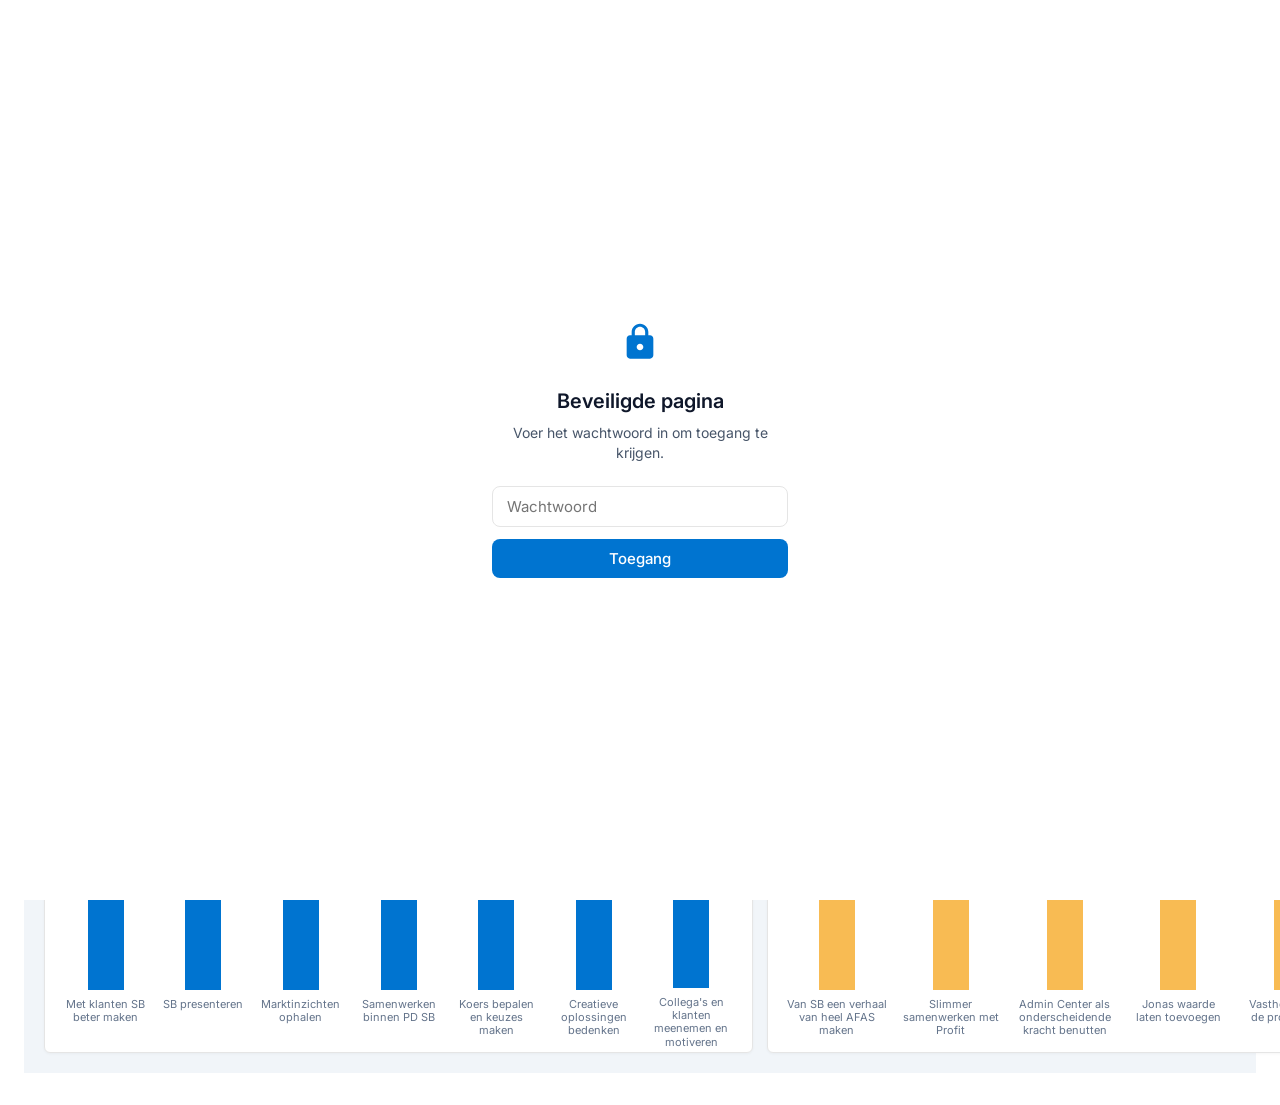
<file: productmanager/index.html>
<!DOCTYPE html>
<html lang="nl">
<head>
  <meta charset="UTF-8" />
  <title>Redirect…</title>
  <script>
    (function () {
      var search = window.location.search || '';
      window.location.replace('/productmanagersb' + search);
    })();
  </script>
  <noscript>
    <meta http-equiv="refresh" content="0;url=/productmanagersb" />
  </noscript>
</head>
<body>
  <p>Je wordt doorgestuurd naar <a href="/productmanagersb">/productmanagersb</a>…</p>
</body>
</html>
</file>
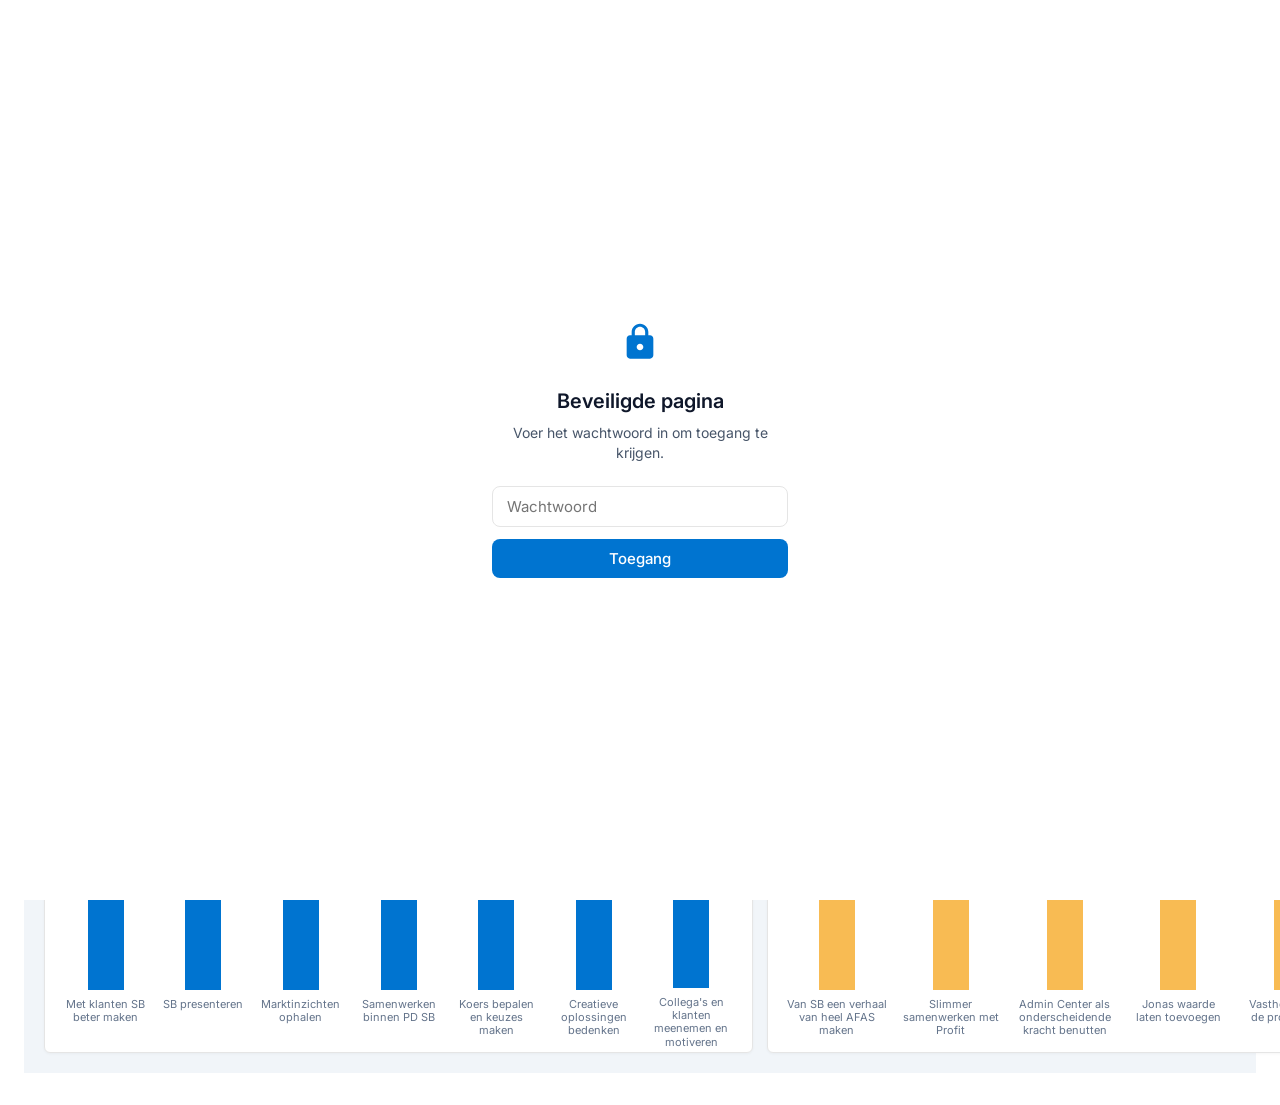
<file: productmanagersb/index.html>
<!DOCTYPE html>
<html lang="nl">
<head>
  <meta charset="UTF-8" />
  <meta name="viewport" content="width=device-width, initial-scale=1.0" />
  <title>Sollicitatie Productmanager SB – Frans Poorter</title>
  <meta name="description" content="Sollicitatie Frans Poorter – Productmanager SB" />
  <meta name="robots" content="noindex, nofollow" />
  <link rel="preconnect" href="https://fonts.googleapis.com" />
  <link rel="preconnect" href="https://fonts.gstatic.com" crossorigin />
  <link href="https://fonts.googleapis.com/css2?family=Inter:wght@300;400;500;600;700&display=swap" rel="stylesheet" />
  <link rel="stylesheet" href="style.css?v=96" />
</head>
<body class="product-manager-sb-page">

  <!-- ============ PASSWORD GATE ============ -->
  <div class="auth-gate" id="authGate">
    <div class="auth-gate__card">
      <div class="auth-gate__logo">
        <svg viewBox="0 0 24 24" width="40" height="40" aria-hidden="true"><path fill="#0074d0" d="M18 8h-1V6c0-2.76-2.24-5-5-5S7 3.24 7 6v2H6c-1.1 0-2 .9-2 2v10c0 1.1.9 2 2 2h12c1.1 0 2-.9 2-2V10c0-1.1-.9-2-2-2zm-6 9c-1.1 0-2-.9-2-2s.9-2 2-2 2 .9 2 2-.9 2-2 2zm3.1-9H8.9V6c0-1.71 1.39-3.1 3.1-3.1 1.71 0 3.1 1.39 3.1 3.1v2z"/></svg>
      </div>
      <h1 class="auth-gate__title">Beveiligde pagina</h1>
      <p class="auth-gate__desc">Voer het wachtwoord in om toegang te krijgen.</p>
      <form class="auth-gate__form" id="authForm" autocomplete="off">
        <input class="auth-gate__input" id="authInput" type="password" placeholder="Wachtwoord" aria-label="Wachtwoord" autocomplete="current-password" required />
        <button class="auth-gate__btn" type="submit">Toegang</button>
      </form>
      <p class="auth-gate__error" id="authError" hidden>Onjuist wachtwoord. Probeer het opnieuw.</p>
    </div>
  </div>

  <!-- ============ TOP BAR ============ -->
  <header class="afas-topbar" role="banner">
    <nav class="afas-topbar__left" aria-label="Hoofdnavigatie">
      <!-- Menu -->
      <button class="afas-icon-btn" type="button" aria-label="Menu" id="menuBtn">
        <svg viewBox="0 0 24 24" aria-hidden="true"><path d="M3 18h18v-2H3v2zm0-5h18v-2H3v2zm0-7v2h18V6H3z"/></svg>
      </button>
      <!-- Home -->
      <a class="afas-icon-btn" href="/productmanagersb?tab=introductie" aria-label="Home">
        <svg viewBox="0 0 24 24" aria-hidden="true"><path d="M10 20v-6h4v6h5v-8h3L12 3 2 12h3v8z"/></svg>
      </a>
      <!-- Back -->
      <button class="afas-icon-btn" type="button" aria-label="Terug" onclick="history.back()">
        <svg viewBox="0 0 24 24" aria-hidden="true"><path d="M20 11H7.83l5.59-5.59L12 4l-8 8 8 8 1.41-1.41L7.83 13H20v-2z"/></svg>
      </button>
    </nav>

    <div class="afas-topbar__center">
      <div class="afas-context-switcher">
        <span class="afas-context-switcher__title">Sollicitatie Frans Poorter &ndash; Productmanager SB</span>
        <svg class="afas-context-switcher__chevron" viewBox="0 0 24 24" aria-hidden="true"><path d="M7 10l5 5 5-5z"/></svg>
      </div>
    </div>

    <nav class="afas-topbar__right" aria-label="Hulpmiddelen">
      <!-- Notifications -->
      <div class="afas-notification-wrapper">
        <button class="afas-icon-btn" type="button" aria-label="Notificaties" id="notificationBtn" aria-expanded="false" aria-controls="notificationPanel">
          <svg viewBox="0 0 24 24" aria-hidden="true"><path d="M12 22c1.1 0 2-.9 2-2h-4c0 1.1.9 2 2 2zm6-6v-5c0-3.07-1.63-5.64-4.5-6.32V4c0-.83-.67-1.5-1.5-1.5s-1.5.67-1.5 1.5v.68C7.64 5.36 6 7.92 6 11v5l-2 2v1h16v-1l-2-2z"/></svg>
          <span class="afas-icon-btn__badge"></span>
        </button>
        <div class="afas-notification-panel" id="notificationPanel" role="dialog" aria-label="Notificaties" hidden>
          <div class="afas-notification-panel__header">
            <span class="afas-notification-panel__title">Notificaties</span>
          </div>
          <div class="afas-notification-panel__tabs">
            <button class="afas-notification-panel__tab is-active" type="button">
              <svg viewBox="0 0 24 24" width="14" height="14" aria-hidden="true"><path fill="#dc2626" d="M1 21h22L12 2 1 21zm12-3h-2v-2h2v2zm0-4h-2v-4h2v4z"/></svg>
              Signalen
            </button>
            <button class="afas-notification-panel__tab" type="button">
              <svg viewBox="0 0 24 24" width="14" height="14" aria-hidden="true"><path fill="#64748b" d="M20 2H4c-1.1 0-2 .9-2 2v18l4-4h14c1.1 0 2-.9 2-2V4c0-1.1-.9-2-2-2z"/></svg>
              Notificaties
            </button>
          </div>
          <div class="afas-notification-panel__content" data-tab="signalen">
            <div class="afas-notification-item is-highlight">
              <p class="afas-notification-item__text">Let op: Frans Poorter moet nog aangenomen worden.</p>
              <span class="afas-notification-item__meta">Sollicitatie Productmanager SB</span>
            </div>
          </div>
          <div class="afas-notification-panel__content" data-tab="notificaties" hidden>
            <div class="afas-notification-item">
              <p class="afas-notification-item__text">SB werkt Suuuuuuper lekker</p>
              <span class="afas-notification-item__meta">AFAS Software</span>
            </div>
          </div>
          <div class="afas-notification-panel__footer">
            <button class="afas-notification-panel__show-all" type="button">Toon alle signalen</button>
          </div>
        </div>
      </div>
      <!-- AI / Jonas -->
      <button class="afas-icon-btn" type="button" id="jonasBtn" aria-label="Vraag het Jonas" title="Vraag het Jonas" aria-expanded="false" aria-controls="jonasChatPanel">
        <img src="/Jonas.png" alt="Jonas" class="afas-topbar__jonas-icon" />
      </button>
      <!-- Help -->
      <button class="afas-icon-btn" type="button" aria-label="Help" id="helpBtn">
        <svg viewBox="0 0 24 24" aria-hidden="true"><path d="M12 2C6.48 2 2 6.48 2 12s4.48 10 10 10 10-4.48 10-10S17.52 2 12 2zm1 17h-2v-2h2v2zm2.07-7.75l-.9.92C13.45 12.9 13 13.5 13 15h-2v-.5c0-1.1.45-2.1 1.17-2.83l1.24-1.26c.37-.36.59-.86.59-1.41 0-1.1-.9-2-2-2s-2 .9-2 2H8c0-2.21 1.79-4 4-4s4 1.79 4 4c0 .88-.36 1.68-.93 2.25z"/></svg>
      </button>
      <!-- User -->
      <button class="afas-icon-btn" type="button" aria-label="Profiel" id="userBtn" aria-expanded="false" aria-controls="userSettingsModal">
        <svg viewBox="0 0 24 24" aria-hidden="true"><path d="M12 12c2.21 0 4-1.79 4-4s-1.79-4-4-4-4 1.79-4 4 1.79 4 4 4zm0 2c-2.67 0-8 1.34-8 4v2h16v-2c0-2.66-5.33-4-8-4z"/></svg>
      </button>
    </nav>
  </header>

  <!-- ============ HELP WARNING DIALOG ============ -->
  <div class="menu-warning-backdrop" id="helpWarningBackdrop" hidden></div>
  <div class="menu-warning-dialog" id="helpWarningDialog" role="alertdialog" aria-modal="true" aria-labelledby="helpWarningTitle" aria-describedby="helpWarningDesc" hidden>
    <div class="menu-warning-dialog__accent"></div>
    <div class="menu-warning-dialog__content">
      <div class="menu-warning-dialog__header">
        <div class="menu-warning-dialog__header-left">
          <svg class="menu-warning-dialog__icon" viewBox="0 0 24 24" width="22" height="22" aria-hidden="true"><path fill="#dc2626" d="M12 2C6.48 2 2 6.48 2 12s4.48 10 10 10 10-4.48 10-10S17.52 2 12 2zm1 17h-2v-2h2v2zm2.07-7.75l-.9.92C13.45 12.9 13 13.5 13 15h-2v-.5c0-1.1.45-2.1 1.17-2.83l1.24-1.26c.37-.36.59-.86.59-1.41 0-1.1-.9-2-2-2s-2 .9-2 2H8c0-2.21 1.79-4 4-4s4 1.79 4 4c0 .88-.36 1.68-.93 2.25z"/></svg>
          <h2 class="menu-warning-dialog__title" id="helpWarningTitle">Heb je een vraag?</h2>
        </div>
        <button class="menu-warning-dialog__close" type="button" id="helpWarningCloseBtn" aria-label="Sluit melding" onclick="document.getElementById('helpWarningBackdrop').hidden=true;document.getElementById('helpWarningBackdrop').classList.remove('is-visible');document.getElementById('helpWarningDialog').hidden=true;document.getElementById('helpWarningDialog').classList.remove('is-visible');">
          <svg viewBox="0 0 24 24" width="16" height="16" aria-hidden="true"><path d="M19 6.41L17.59 5 12 10.59 6.41 5 5 6.41 10.59 12 5 17.59 6.41 19 12 13.41 17.59 19 19 17.59 13.41 12z"/></svg>
        </button>
      </div>
      <p class="menu-warning-dialog__text" id="helpWarningDesc">Hiervoor kan je Jonas gebruiken! Wie wilt er nu nog zelf op zoek als Jonas het antwoord voor je heeft.</p>
    </div>
  </div>

  <!-- ============ MENU WARNING DIALOG ============ -->
  <div class="menu-warning-backdrop" id="menuWarningBackdrop" hidden></div>
  <div class="menu-warning-dialog" id="menuWarningDialog" role="alertdialog" aria-modal="true" aria-labelledby="menuWarningTitle" aria-describedby="menuWarningDesc" hidden>
    <div class="menu-warning-dialog__accent"></div>
    <div class="menu-warning-dialog__content">
      <div class="menu-warning-dialog__header">
        <div class="menu-warning-dialog__header-left">
          <svg class="menu-warning-dialog__icon" viewBox="0 0 24 24" width="22" height="22" aria-hidden="true"><path fill="#dc2626" d="M1 21h22L12 2 1 21zm12-3h-2v-2h2v2zm0-4h-2v-4h2v4z"/></svg>
          <h2 class="menu-warning-dialog__title" id="menuWarningTitle">Serieus, het menu?</h2>
        </div>
        <button class="menu-warning-dialog__close" type="button" id="menuWarningCloseBtn" aria-label="Sluit melding">
          <svg viewBox="0 0 24 24" width="16" height="16" aria-hidden="true"><path d="M19 6.41L17.59 5 12 10.59 6.41 5 5 6.41 10.59 12 5 17.59 6.41 19 12 13.41 17.59 19 19 17.59 13.41 12z"/></svg>
        </button>
      </div>
      <p class="menu-warning-dialog__text" id="menuWarningDesc">Waarom zou je nog door een menu bladeren? Met de zoekhulp ga je direct naar het juiste onderdeel. Dat is sneller, eenvoudiger en precies zoals software hoort te werken.</p>
      <div class="menu-warning-dialog__actions">
        <button class="menu-warning-dialog__btn" type="button" id="menuWarningActionBtn">
          <svg viewBox="0 0 24 24" width="14" height="14" aria-hidden="true"><path fill="#fff" d="M15.5 14h-.79l-.28-.27C15.41 12.59 16 11.11 16 9.5 16 5.91 13.09 3 9.5 3S3 5.91 3 9.5 5.91 16 9.5 16c1.61 0 3.09-.59 4.23-1.57l.27.28v.79l5 4.99L20.49 19l-4.99-5zm-6 0C7.01 14 5 11.99 5 9.5S7.01 5 9.5 5 14 7.01 14 9.5 11.99 14 9.5 14z"/></svg>
          Open de zoekhulp
        </button>
      </div>
    </div>
  </div>

  <!-- ============ SPOTLIGHT SEARCH ============ -->
  <div class="spotlight-backdrop" id="spotlightBackdrop" hidden></div>
  <div class="spotlight" id="spotlightDialog" role="dialog" aria-modal="true" aria-label="Zoekhulp" hidden>
    <div class="spotlight__input-wrap">
      <input class="spotlight__input" id="spotlightInput" type="text" role="combobox" aria-expanded="true" aria-controls="spotlightResults" aria-autocomplete="list" aria-activedescendant="" placeholder="Waar ben je naar op zoek?" autocomplete="off" />
      <svg class="spotlight__search-icon" viewBox="0 0 24 24" width="22" height="22" aria-hidden="true"><path fill="#94a3b8" d="M15.5 14h-.79l-.28-.27C15.41 12.59 16 11.11 16 9.5 16 5.91 13.09 3 9.5 3S3 5.91 3 9.5 5.91 16 9.5 16c1.61 0 3.09-.59 4.23-1.57l.27.28v.79l5 4.99L20.49 19l-4.99-5zm-6 0C7.01 14 5 11.99 5 9.5S7.01 5 9.5 5 14 7.01 14 9.5 11.99 14 9.5 14z"/></svg>
    </div>
    <ul class="spotlight__results" id="spotlightResults" role="listbox" aria-label="Zoekresultaten"></ul>
    <div class="spotlight__empty" id="spotlightEmpty" hidden>Geen onderdeel gevonden. Probeer een andere zoekterm.</div>
  </div>

  <!-- ============ USER SETTINGS MODAL ============ -->
  <div class="user-settings-backdrop" id="userSettingsBackdrop" hidden></div>
  <div class="user-settings-modal" id="userSettingsModal" role="dialog" aria-modal="true" aria-labelledby="userSettingsTitle" hidden>
    <div class="user-settings-modal__header">
      <h2 class="user-settings-modal__title" id="userSettingsTitle">Gebruiker</h2>
      <div class="user-settings-modal__header-actions">
        <button class="user-settings-modal__action-btn" type="button" aria-label="Sluiten" id="userSettingsCloseBtn">
          <svg viewBox="0 0 24 24" width="18" height="18" aria-hidden="true"><path d="M19 6.41L17.59 5 12 10.59 6.41 5 5 6.41 10.59 12 5 17.59 6.41 19 12 13.41 17.59 19 19 17.59 13.41 12z"/></svg>
        </button>
      </div>
    </div>
    <div class="user-settings-modal__body">
      <div class="user-settings-modal__hero">
        <img src="/hero-bg.jpg" alt="Profiel achtergrond" class="user-settings-modal__hero-img" />
      </div>
      <span class="user-settings-modal__version" id="appVersion">v0.71</span>
    </div>
  </div>

  <!-- ============ JONAS CHAT PANEL ============ -->
  <aside class="jonas-chat" id="jonasChatPanel" role="dialog" aria-modal="true" aria-labelledby="jonasChatTitle" hidden>
    <div class="jonas-chat__header">
      <div class="jonas-chat__header-left">
        <svg class="jonas-chat__icon" viewBox="0 0 24 24" aria-hidden="true"><path d="M21 11.5a8.38 8.38 0 01-.9 3.8 8.5 8.5 0 01-7.6 4.7 8.38 8.38 0 01-3.8-.9L3 21l1.9-5.7a8.38 8.38 0 01-.9-3.8 8.5 8.5 0 014.7-7.6 8.38 8.38 0 013.8-.9h.5a8.48 8.48 0 018 8v.5z"/></svg>
        <div class="jonas-chat__title-group">
          <span class="jonas-chat__title" id="jonasChatTitle">Jonas</span>
        </div>
      </div>
      <div class="jonas-chat__header-right">
        <button class="jonas-chat__new-btn" type="button" aria-label="Nieuwe chat">+ Nieuwe chat</button>
        <button class="jonas-chat__close-btn" type="button" id="jonasCloseBtn" aria-label="Sluit Jonas">
          <svg viewBox="0 0 24 24" aria-hidden="true"><path d="M19 6.41L17.59 5 12 10.59 6.41 5 5 6.41 10.59 12 5 17.59 6.41 19 12 13.41 17.59 19 19 17.59 13.41 12z"/></svg>
        </button>
      </div>
    </div>
    <div class="jonas-chat__messages" id="jonasChatMessages" aria-live="polite" aria-relevant="additions">
      <div class="jonas-chat__message jonas-chat__message--jonas">
        <div class="jonas-chat__message-avatar">
          <img src="/Jonas.png" alt="Jonas" class="jonas-chat__avatar-img">
        </div>
        <div class="jonas-chat__message-content">
          <div class="jonas-chat__message-meta"><span class="jonas-chat__message-name">Jonas</span></div>
          <div class="jonas-chat__message-bubble"><p>Hallo! Ik ben Jonas. Stel gerust je vraag over Frans en zijn sollicitatie voor Productmanager SB.</p></div>
        </div>
      </div>
    </div>
    <div class="jonas-chat__footer">
      <div class="jonas-chat__input-row">
        <textarea class="jonas-chat__input" id="jonasChatInput" placeholder="Stuur een bericht..." rows="1" aria-label="Stel je vraag aan Jonas"></textarea>
        <button class="jonas-chat__send-btn" type="button" id="jonasSendBtn" aria-label="Verstuur vraag" disabled>
          <svg viewBox="0 0 24 24" aria-hidden="true"><path d="M2.01 21L23 12 2.01 3 2 10l15 2-15 2z"/></svg>
        </button>
      </div>
      <p class="jonas-chat__disclaimer">Dit is een interactieve sollicitatiedemo. Er worden geen vragen opgeslagen of verstuurd.</p>
    </div>
  </aside>

  <!-- ============ TABS ============ -->
  <div class="afas-tabs-container" role="tablist" aria-label="Sollicitatie onderdelen">
    <!-- Tab: Introductie -->
    <button class="afas-tab" role="tab" data-tab="introductie" aria-controls="panel-introductie" id="tab-introductie" aria-selected="true" tabindex="0">
      <div class="afas-tab__header">
        <span class="afas-tab__title">Introductie</span>
        <span class="afas-tab-check" aria-label="Afgerond"><svg viewBox="0 0 24 24" aria-hidden="true"><path d="M9 16.17L4.83 12l-1.42 1.41L9 19 21 7l-1.41-1.41L9 16.17z"/></svg></span>
      </div>
      <span class="afas-tab__subtitle">Welkom</span>
    </button>

    <!-- Tab: Motivatie -->
    <button class="afas-tab" role="tab" data-tab="motivatie" aria-controls="panel-motivatie" id="tab-motivatie" aria-selected="false" tabindex="-1">
      <div class="afas-tab__header">
        <span class="afas-tab__title">Mijn motivatie</span>
      </div>
      <span class="afas-tab__subtitle">Waarom Productmanagement SB</span>
    </button>

    <!-- Tab: Ervaring -->
    <button class="afas-tab" role="tab" data-tab="ervaring" aria-controls="panel-ervaring" id="tab-ervaring" aria-selected="false" tabindex="-1">
      <div class="afas-tab__header">
        <span class="afas-tab__title">Ervaring met SB</span>
      </div>
      <span class="afas-tab__subtitle">Praktijk en klantprocessen</span>
    </button>

    <!-- Tab: Productvisie -->
    <button class="afas-tab" role="tab" data-tab="productvisie" aria-controls="panel-productvisie" id="tab-productvisie" aria-selected="false" tabindex="-1">
      <div class="afas-tab__header">
        <span class="afas-tab__title">Productvisie</span>
      </div>
      <span class="afas-tab__subtitle">Richting, keuzes en kansen</span>
    </button>

    <!-- Tab: Mijn ontwikkeling -->
    <button class="afas-tab" role="tab" data-tab="ontwikkeling" aria-controls="panel-ontwikkeling" id="tab-ontwikkeling" aria-selected="false" tabindex="-1">
      <div class="afas-tab__header">
        <span class="afas-tab__title">Mijn ontwikkeling</span>
      </div>
      <span class="afas-tab__subtitle">Bewust groeien in de rol</span>
    </button>

    <!-- Tab: Afsluiting -->
    <button class="afas-tab" role="tab" data-tab="afsluiting" aria-controls="panel-afsluiting" id="tab-afsluiting" aria-selected="false" tabindex="-1">
      <div class="afas-tab__header">
        <span class="afas-tab__title">Afsluiting</span>
      </div>
      <span class="afas-tab__subtitle">Waarom deze sollicitatie</span>
    </button>
  </div>

  <!-- ============ TAB PANELS ============ -->
  <main>
    <!-- Panel: Introductie -->
    <section class="afas-tab-panel" id="panel-introductie" role="tabpanel" aria-labelledby="tab-introductie" aria-hidden="false">

      <!-- Dashboard Background -->
      <div class="intro-dashboard">

        <!-- Main Grid -->
        <div class="intro-dashboard__grid">

          <!-- LEFT: Ontdek mijn sollicitatie navigation card -->
          <div class="intro-dashboard__card intro-dashboard__card--nav" aria-label="Navigatie door sollicitatieonderdelen">
            <h2 class="intro-dashboard__card-title">Ontdek mijn sollicitatie</h2>
            <ul class="intro-nav-list" role="list" id="introNavList">
              <li><button class="intro-nav-row" type="button" data-target-tab="introductie"><span class="intro-nav-row__badge intro-nav-row__badge--check" aria-label="Bekeken"><svg viewBox="0 0 24 24" width="14" height="14" aria-hidden="true"><path fill="#15803d" d="M9 16.17L4.83 12l-1.42 1.41L9 19 21 7l-1.41-1.41L9 16.17z"/></svg></span><span class="intro-nav-row__title">Introductie</span><svg class="intro-nav-row__chevron" viewBox="0 0 24 24" width="16" height="16" aria-hidden="true"><path d="M10 6L8.59 7.41 13.17 12l-4.58 4.59L10 18l6-6z"/></svg></button></li>
              <li><button class="intro-nav-row" type="button" data-target-tab="motivatie"><span class="intro-nav-row__badge" aria-label="Onderdeel 2">2</span><span class="intro-nav-row__title">Mijn motivatie</span><svg class="intro-nav-row__chevron" viewBox="0 0 24 24" width="16" height="16" aria-hidden="true"><path d="M10 6L8.59 7.41 13.17 12l-4.58 4.59L10 18l6-6z"/></svg></button></li>
              <li><button class="intro-nav-row" type="button" data-target-tab="ervaring"><span class="intro-nav-row__badge" aria-label="Onderdeel 3">3</span><span class="intro-nav-row__title">Ervaring met SB</span><svg class="intro-nav-row__chevron" viewBox="0 0 24 24" width="16" height="16" aria-hidden="true"><path d="M10 6L8.59 7.41 13.17 12l-4.58 4.59L10 18l6-6z"/></svg></button></li>
              <li><button class="intro-nav-row" type="button" data-target-tab="productvisie"><span class="intro-nav-row__badge" aria-label="Onderdeel 4">4</span><span class="intro-nav-row__title">Productvisie</span><svg class="intro-nav-row__chevron" viewBox="0 0 24 24" width="16" height="16" aria-hidden="true"><path d="M10 6L8.59 7.41 13.17 12l-4.58 4.59L10 18l6-6z"/></svg></button></li>
              <li><button class="intro-nav-row" type="button" data-target-tab="ontwikkeling"><span class="intro-nav-row__badge" aria-label="Onderdeel 5">5</span><span class="intro-nav-row__title">Mijn ontwikkeling</span><svg class="intro-nav-row__chevron" viewBox="0 0 24 24" width="16" height="16" aria-hidden="true"><path d="M10 6L8.59 7.41 13.17 12l-4.58 4.59L10 18l6-6z"/></svg></button></li>
              <li><button class="intro-nav-row" type="button" data-target-tab="afsluiting"><span class="intro-nav-row__badge" aria-label="Onderdeel 6">6</span><span class="intro-nav-row__title">Afsluiting</span><svg class="intro-nav-row__chevron" viewBox="0 0 24 24" width="16" height="16" aria-hidden="true"><path d="M10 6L8.59 7.41 13.17 12l-4.58 4.59L10 18l6-6z"/></svg></button></li>
            </ul>
          </div>

          <!-- CENTER: Formula cards -->
          <div class="intro-dashboard__center">

            <!-- Goal Card: Mijn doel -->
            <div class="intro-dashboard__card intro-dashboard__card--goal intro-dashboard__card--clickable" data-target-tab="motivatie" role="button" tabindex="0" aria-label="Bekijk mijn motivatie">
              <div class="intro-dashboard__card-header">
                <h2 class="intro-dashboard__card-title">Mijn doel</h2>
                <button class="intro-tooltip-trigger" type="button" aria-label="Meer informatie over mijn doel" data-tooltip="Dat is de ambitie: SB zo goed maken dat ondernemers en accountants er bewust en met plezier voor kiezen.">
                  <svg viewBox="0 0 24 24" width="18" height="18" aria-hidden="true"><path fill="#94a3b8" d="M12 2C6.48 2 2 6.48 2 12s4.48 10 10 10 10-4.48 10-10S17.52 2 12 2zm1 17h-2v-2h2v2zm2.07-7.75l-.9.92C13.45 12.9 13 13.5 13 15h-2v-.5c0-1.1.45-2.1 1.17-2.83l1.24-1.26c.37-.36.59-.86.59-1.41 0-1.1-.9-2-2-2s-2 .9-2 2H8c0-2.21 1.79-4 4-4s4 1.79 4 4c0 .88-.36 1.68-.93 2.25z"/></svg>
                </button>
              </div>
              <p class="intro-goal__text">Van&nbsp;AFAS&nbsp;SB&nbsp;<span class="intro-goal__accent">het beste</span>&nbsp;boekhoudpakket van Nederland maken</p>
            </div>

            <!-- Pillar Card: Mijn visie op SB -->
            <div class="intro-dashboard__card intro-dashboard__card--pillars intro-dashboard__card--clickable" data-target-tab="productvisie" role="button" tabindex="0" aria-label="Bekijk productvisie">
              <h2 class="intro-dashboard__card-title">Mijn visie op SB</h2>
              <div class="intro-pillars">
                <div class="intro-pillars__item">
                  <svg class="intro-pillars__icon" viewBox="0 0 24 24" width="22" height="22" aria-hidden="true"><path fill="#0074d0" d="M11.99 2C6.47 2 2 6.48 2 12s4.47 10 9.99 10C17.52 22 22 17.52 22 12S17.52 2 11.99 2zM12 20c-4.42 0-8-3.58-8-8s3.58-8 8-8 8 3.58 8 8-3.58 8-8 8zm.5-13H11v6l5.25 3.15.75-1.23-4.5-2.67z"/></svg>
                  <span class="intro-pillars__label">Minder piekdrukte</span>
                </div>
                <span class="intro-pillars__sep" aria-hidden="true">+</span>
                <div class="intro-pillars__item">
                  <svg class="intro-pillars__icon" viewBox="0 0 24 24" width="22" height="22" aria-hidden="true"><path fill="#0074d0" d="M16 11c1.66 0 2.99-1.34 2.99-3S17.66 5 16 5c-1.66 0-3 1.34-3 3s1.34 3 3 3zm-8 0c1.66 0 2.99-1.34 2.99-3S9.66 5 8 5C6.34 5 5 6.34 5 8s1.34 3 3 3zm0 2c-2.33 0-7 1.17-7 3.5V19h14v-2.5c0-2.33-4.67-3.5-7-3.5zm8 0c-.29 0-.62.02-.97.05 1.16.84 1.97 1.97 1.97 3.45V19h6v-2.5c0-2.33-4.67-3.5-7-3.5z"/></svg>
                  <span class="intro-pillars__label">Samen met de klant</span>
                </div>
                <span class="intro-pillars__sep" aria-hidden="true">+</span>
                <div class="intro-pillars__item">
                  <svg class="intro-pillars__icon" viewBox="0 0 24 24" width="22" height="22" aria-hidden="true"><path fill="#0074d0" d="M12 2C6.48 2 2 6.48 2 12s4.48 10 10 10 10-4.48 10-10S17.52 2 12 2zm-2 15l-5-5 1.41-1.41L10 14.17l7.59-7.59L19 8l-9 9z"/></svg>
                  <span class="intro-pillars__label">Hoge kwaliteit administratie</span>
                </div>
                <span class="intro-pillars__sep" aria-hidden="true">+</span>
                <div class="intro-pillars__item">
                  <svg class="intro-pillars__icon" viewBox="0 0 24 24" width="22" height="22" aria-hidden="true"><path fill="#0074d0" d="M13 3c-4.97 0-9 4.03-9 9H1l3.89 3.89.07.14L9 12H6c0-3.87 3.13-7 7-7s7 3.13 7 7-3.13 7-7 7c-1.93 0-3.68-.79-4.94-2.06l-1.42 1.42C8.27 19.99 10.51 21 13 21c4.97 0 9-4.03 9-9s-4.03-9-9-9zm-1 5v5l4.28 2.54.72-1.21-3.5-2.08V8H12z"/></svg>
                  <span class="intro-pillars__label">Zonder inrichting aan de slag</span>
                </div>
              </div>
            </div>

            <!-- Donut Card: Wat ik meebreng -->
            <div class="intro-dashboard__card intro-dashboard__card--donut" id="donutCard">
              <div class="intro-dashboard__card-header">
                <h2 class="intro-dashboard__card-title">Wat ik meebreng</h2>
                <button class="intro-tooltip-trigger" type="button" aria-label="Meer informatie over wat ik meebreng" data-tooltip="Een combinatie van productkennis en persoonlijke eigenschappen die ik meebreng naar Productmanagement SB.">
                  <svg viewBox="0 0 24 24" width="18" height="18" aria-hidden="true"><path fill="#94a3b8" d="M12 2C6.48 2 2 6.48 2 12s4.48 10 10 10 10-4.48 10-10S17.52 2 12 2zm1 17h-2v-2h2v2zm2.07-7.75l-.9.92C13.45 12.9 13 13.5 13 15h-2v-.5c0-1.1.45-2.1 1.17-2.83l1.24-1.26c.37-.36.59-.86.59-1.41 0-1.1-.9-2-2-2s-2 .9-2 2H8c0-2.21 1.79-4 4-4s4 1.79 4 4c0 .88-.36 1.68-.93 2.25z"/></svg>
                </button>
              </div>
              <!-- Accessible summary -->
              <p class="visually-hidden">Vier eigenschappen die ik meebreng: SB-kennis, Creativiteit, Stressbestendigheid en Enthousiasme.</p>
              <div class="intro-donut">
                <div class="intro-donut__chart-wrap">
                  <svg class="intro-donut__svg" viewBox="0 0 200 200" preserveAspectRatio="xMidYMid meet" aria-hidden="true">
                    <!-- 4 equal segments: 87° each, 3° gap, r=72, circumference=452.39 -->
                    <circle cx="100" cy="100" r="72" fill="none" stroke="#0074d0" stroke-width="28" stroke-dasharray="109.3 343.1" stroke-dashoffset="0" transform="rotate(-90 100 100)"/>
                    <circle cx="100" cy="100" r="72" fill="none" stroke="#f59e0b" stroke-width="28" stroke-dasharray="109.3 343.1" stroke-dashoffset="-113.1" transform="rotate(-90 100 100)"/>
                    <circle cx="100" cy="100" r="72" fill="none" stroke="#7c3aed" stroke-width="28" stroke-dasharray="109.3 343.1" stroke-dashoffset="-226.2" transform="rotate(-90 100 100)"/>
                    <circle cx="100" cy="100" r="72" fill="none" stroke="#15803d" stroke-width="28" stroke-dasharray="109.3 343.1" stroke-dashoffset="-339.3" transform="rotate(-90 100 100)"/>
                  </svg>
                  <div class="intro-donut__center" id="donutCenter">
                    <span class="intro-donut__center-line">Mijn</span>
                    <span class="intro-donut__center-line">kracht</span>
                  </div>
                </div>
                <div class="intro-donut__legend" id="donutLegend">
                  <div class="intro-donut__legend-item" data-index="0">
                    <span class="intro-donut__legend-swatch" style="background:#0074d0"></span>
                    <div class="intro-donut__legend-text">
                      <span class="intro-donut__legend-title">SB-kennis</span>
                      <span class="intro-donut__legend-desc">Ervaring met SB en de praktijk van klanten.</span>
                    </div>
                  </div>
                  <div class="intro-donut__legend-item" data-index="1">
                    <span class="intro-donut__legend-swatch" style="background:#f59e0b"></span>
                    <div class="intro-donut__legend-text">
                      <span class="intro-donut__legend-title">Creativiteit</span>
                      <span class="intro-donut__legend-desc">Nieuwe mogelijkheden zien en oplossingen bedenken.</span>
                    </div>
                  </div>
                  <div class="intro-donut__legend-item" data-index="2">
                    <span class="intro-donut__legend-swatch" style="background:#7c3aed"></span>
                    <div class="intro-donut__legend-text">
                      <span class="intro-donut__legend-title">Stressbestendigheid</span>
                      <span class="intro-donut__legend-desc">Rust en overzicht bewaren wanneer de druk toeneemt.</span>
                    </div>
                  </div>
                  <div class="intro-donut__legend-item" data-index="3">
                    <span class="intro-donut__legend-swatch" style="background:#15803d"></span>
                    <div class="intro-donut__legend-text">
                      <span class="intro-donut__legend-title">Enthousiasme</span>
                      <span class="intro-donut__legend-desc">Energie overbrengen en anderen meenemen.</span>
                    </div>
                  </div>
                </div>
              </div>
            </div>

          </div>

          <!-- RIGHT: KPI cards -->
          <div class="intro-dashboard__right">

            <!-- KPI 1: Energie -->
            <div class="intro-dashboard__card intro-dashboard__card--kpi">
              <h2 class="intro-dashboard__card-title">Energie bij de vacature</h2>
              <div class="intro-kpi__value">
                <span class="intro-kpi__number intro-kpi__number--positive" id="energieKpiValue">100%</span>
              </div>
              <p class="intro-kpi__subtitle"><svg class="intro-kpi__arrow-up" viewBox="0 0 24 24" width="14" height="14" aria-hidden="true"><path fill="#15803d" d="M7 14l5-5 5 5z"/></svg> Nog steeds stijgend</p>
            </div>

            <!-- KPI 2: Productkennis -->
            <div class="intro-dashboard__card intro-dashboard__card--kpi">
              <h2 class="intro-dashboard__card-title">Productkennis</h2>
              <div class="intro-kpi__value">
                <span class="intro-kpi__number intro-kpi__number--primary">SB</span>
              </div>
              <p class="intro-kpi__subtitle">Ervaring met product en klantprocessen</p>
            </div>

            <!-- KPI 3: Twijfel over deze functie -->
            <div class="intro-dashboard__card intro-dashboard__card--kpi" title="Bij het lezen van de vacature wist ik direct dat ik voor deze kans wilde gaan.">
              <h2 class="intro-dashboard__card-title">Twijfel over deze functie</h2>
              <div class="intro-kpi__value">
                <span class="intro-kpi__number intro-kpi__number--positive" id="twijfelKpiValue">0%</span>
              </div>
              <p class="intro-kpi__subtitle">Wel veel ideeën, geen twijfel.</p>
            </div>

          </div>

          <!-- BOTTOM: Charts -->
          <div class="intro-dashboard__charts">

            <!-- Chart 1: Waar ik energie van krijg -->
            <div class="intro-dashboard__card intro-dashboard__card--chart">
              <div class="intro-dashboard__card-header">
                <h2 class="intro-dashboard__card-title">Waar ik energie van krijg</h2>
                <span class="intro-chart__legend"><span class="intro-chart__legend-dot"></span> Energie</span>
              </div>
              <div class="intro-chart" role="img" aria-label="Staafgrafiek: alle onderwerpen geven veel energie. Met klanten SB beter maken, SB presenteren, marktinzichten ophalen, samenwerken binnen PD SB, koers bepalen en keuzes maken, creatieve oplossingen bedenken, en mensen meenemen en motiveren.">
                <div class="intro-chart__bar-group" title="Met klanten SB beter maken">
                  <div class="intro-chart__bar" style="--bar-height:92%"></div>
                  <span class="intro-chart__label">Met klanten SB beter maken</span>
                </div>
                <div class="intro-chart__bar-group" title="SB presenteren">
                  <div class="intro-chart__bar" style="--bar-height:88%"></div>
                  <span class="intro-chart__label">SB presenteren</span>
                </div>
                <div class="intro-chart__bar-group" title="Marktinzichten ophalen">
                  <div class="intro-chart__bar" style="--bar-height:85%"></div>
                  <span class="intro-chart__label">Marktinzichten ophalen</span>
                </div>
                <div class="intro-chart__bar-group" title="Samenwerken binnen PD SB">
                  <div class="intro-chart__bar" style="--bar-height:90%"></div>
                  <span class="intro-chart__label">Samenwerken binnen PD SB</span>
                </div>
                <div class="intro-chart__bar-group" title="Koers bepalen en keuzes maken">
                  <div class="intro-chart__bar" style="--bar-height:87%"></div>
                  <span class="intro-chart__label">Koers bepalen en keuzes maken</span>
                </div>
                <div class="intro-chart__bar-group" title="Creatieve oplossingen bedenken">
                  <div class="intro-chart__bar" style="--bar-height:84%"></div>
                  <span class="intro-chart__label">Creatieve oplossingen bedenken</span>
                </div>
                <div class="intro-chart__bar-group" title="Collega's en klanten meenemen en motiveren">
                  <div class="intro-chart__bar" style="--bar-height:89%"></div>
                  <span class="intro-chart__label">Collega's en klanten meenemen en motiveren</span>
                </div>
              </div>
            </div>

            <!-- Chart 2: Mijn focus voor SB -->
            <div class="intro-dashboard__card intro-dashboard__card--chart">
              <div class="intro-dashboard__card-header">
                <h2 class="intro-dashboard__card-title">Mijn focus voor SB</h2>
                <span class="intro-chart__legend"><span class="intro-chart__legend-dot intro-chart__legend-dot--secondary"></span> Focus</span>
              </div>
              <div class="intro-chart" role="img" aria-label="Staafgrafiek: mijn focus voor SB. Zes onderwerpen met vergelijkbare nadruk.">
                <div class="intro-chart__bar-group" title="Meer collega's betrekken en helpen om het SB-verhaal overtuigend te vertellen.">
                  <div class="intro-chart__bar intro-chart__bar--secondary" style="--bar-height:96%"></div>
                  <span class="intro-chart__label">Van SB een verhaal van heel AFAS maken</span>
                </div>
                <div class="intro-chart__bar-group" title="De kracht van beide producten benutten zonder dat SB zijn eenvoud verliest.">
                  <div class="intro-chart__bar intro-chart__bar--secondary" style="--bar-height:88%"></div>
                  <span class="intro-chart__label">Slimmer samenwerken met Profit</span>
                </div>
                <div class="intro-chart__bar-group" title="Admin Center verder benutten door nog meer overzicht te geven zoals automatiseringsgraad.">
                  <div class="intro-chart__bar intro-chart__bar--secondary" style="--bar-height:86%"></div>
                  <span class="intro-chart__label">Admin Center als onderscheidende kracht benutten</span>
                </div>
                <div class="intro-chart__bar-group" title="AI inzetten om klanten sneller, slimmer en proactiever te ondersteunen.">
                  <div class="intro-chart__bar intro-chart__bar--secondary" style="--bar-height:84%"></div>
                  <span class="intro-chart__label">Jonas waarde laten toevoegen</span>
                </div>
                <div class="intro-chart__bar-group" title="Vasthouden aan de productvisie en niet iedere losse wens op de roadmap zetten.">
                  <div class="intro-chart__bar intro-chart__bar--secondary" style="--bar-height:90%"></div>
                  <span class="intro-chart__label">Vasthouden aan de productvisie</span>
                </div>
                <div class="intro-chart__bar-group" title="Iedere keuze toetsen aan wat de klant echt verder helpt.">
                  <div class="intro-chart__bar intro-chart__bar--secondary" style="--bar-height:91%"></div>
                  <span class="intro-chart__label">Eenvoud en klantwaarde bewaken</span>
                </div>
              </div>
            </div>

          </div>

        </div><!-- /.intro-dashboard__grid -->

      </div><!-- /.intro-dashboard -->

    </section>

    <!-- Panel: Motivatie -->
    <section class="afas-tab-panel" id="panel-motivatie" role="tabpanel" aria-labelledby="tab-motivatie" aria-hidden="true">
      <div class="mot-dashboard">

        <!-- Openingskaart -->
        <div class="mot-card mot-card--opening">
          <h1 class="mot-card__title">Mijn motivatie</h1>
          <p class="mot-card__hero">Ik wil niet alleen uitleggen hoe SB werkt. Ik wil meebepalen <span class="mot-accent">waarom</span> we iets bouwen, <span class="mot-accent">voor wie</span> we het bouwen en wat we <span class="mot-accent">bewust niet</span> doen.</p>
          <p class="mot-card__text">De afgelopen jaren heb ik SB leren kennen vanuit implementaties, migraties, klantgesprekken en dagelijks gebruik. Daarbij merkte ik dat ik steeds vaker verder kijk dan de vraag van vandaag. Waar komt een probleem vandaan? Kunnen we het voor alle klanten slimmer oplossen? En past die oplossing bij de richting van SB? Juist daar krijg ik energie van.</p>
        </div>

        <!-- Drie motivatiekaarten -->
        <div class="mot-trio">
          <div class="mot-card mot-card--reason">
            <svg class="mot-card__icon" viewBox="0 0 24 24" width="28" height="28" aria-hidden="true"><path fill="var(--afas-primary)" d="M12 21.35l-1.45-1.32C5.4 15.36 2 12.28 2 8.5 2 5.42 4.42 3 7.5 3c1.74 0 3.41.81 4.5 2.09C13.09 3.81 14.76 3 16.5 3 19.58 3 22 5.42 22 8.5c0 3.78-3.4 6.86-8.55 11.54L12 21.35z"/></svg>
            <h2 class="mot-card__subtitle">Waarom SB?</h2>
            <p class="mot-card__accent">Een product dat ik door en door ken en waar ik oprecht enthousiast van word.</p>
            <p class="mot-card__text">SB is voor mij niet zomaar het product waar ik mee werk. Ik ken het inmiddels tot in de details: de schermen, processen, slimme keuzes en ook de plekken waar het nog beter kan. Ik vind snel mijn weg, praat er graag over en merk dat ideeën voor SB vaak ook buiten werktijd blijven doorgaan.</p>
            <p class="mot-card__text">Wat mij vooral aanspreekt, is de visie achter het product: boekhouden eenvoudig maken, klanten helpen om het direct goed te doen en accountants grip geven zonder onnodige inrichting. Die richting past bij hoe ik zelf naar goede software kijk.</p>
            <p class="mot-card__text">Juist omdat ik SB zo goed ken én er zoveel energie van krijg, wil ik bijdragen aan de volgende stap. Niet alleen door het product uit te leggen of ermee te werken, maar door mee te helpen bepalen waar we het eenvoudiger, slimmer en sterker kunnen maken.</p>
            <p class="mot-card__accent">Ik ken SB bijna met mijn ogen dicht. Juist daardoor zie ik ook waar het nog beter kan.</p>
          </div>
          <div class="mot-card mot-card--reason">
            <svg class="mot-card__icon" viewBox="0 0 24 24" width="28" height="28" aria-hidden="true"><path fill="var(--afas-primary)" d="M12 2C8.13 2 5 5.13 5 9c0 5.25 7 13 7 13s7-7.75 7-13c0-3.87-3.13-7-7-7zm0 9.5c-1.38 0-2.5-1.12-2.5-2.5s1.12-2.5 2.5-2.5 2.5 1.12 2.5 2.5-1.12 2.5-2.5 2.5z"/></svg>
            <h2 class="mot-card__subtitle">Waarom Productmanagement?</h2>
            <p class="mot-card__accent">Omdat ik energie krijg van begrijpen, kiezen en mensen meenemen.</p>
            <p class="mot-card__text">Ik krijg energie van luisteren naar klanten, patronen herkennen en complexe problemen terugbrengen tot een duidelijke oplossing. Maar ook van ideeën uitwerken, keuzes maken en anderen meenemen in een richting. Productmanagement brengt precies die onderdelen bij elkaar.</p>
            <p class="mot-card__text">In mijn huidige werk merk ik dat mijn interesse vaak verder gaat dan het oplossen van één vraag. Ik wil weten waarom iets vaker misgaat, welke klanten hetzelfde ervaren en hoe we het structureel eenvoudiger kunnen maken. Daarbij vind ik het minstens zo interessant om te bepalen wat we niet doen en waarom.</p>
            <p class="mot-card__text">Voor mij gaat Productmanagement daarom niet alleen over goede ideeën bedenken. Het gaat over verschillende inzichten bij elkaar brengen en daar samen een duidelijke keuze van maken.</p>
            <p class="mot-card__accent">Ik wil niet alleen ideeën aandragen, maar helpen kiezen welke ideeën SB echt verder brengen.</p>
          </div>
          <div class="mot-card mot-card--reason">
            <svg class="mot-card__icon" viewBox="0 0 24 24" width="28" height="28" aria-hidden="true"><path fill="var(--afas-primary)" d="M12 4l-1.41 1.41L16.17 11H4v2h12.17l-5.58 5.59L12 20l8-8z"/></svg>
            <h2 class="mot-card__subtitle">Waarom nu?</h2>
            <p class="mot-card__accent">Omdat mijn werk steeds vaker al raakt aan Productmanagement.</p>
            <p class="mot-card__text">In mijn huidige werk ben ik steeds vaker bezig met meer dan alleen het uitvoeren van een proces. Ik denk mee over hoe het slimmer kan, onderzoek processen samen met klanten, werk ideeën uit en breng praktijkervaring terug naar het product.</p>
            <p class="mot-card__text">De afgelopen jaren heb ik SB vanuit verschillende kanten leren kennen. Ik werkte met klanten, implementaties en migraties, maar zocht ook actief de samenwerking met collega’s op wanneer ik kansen of terugkerende problemen zag. Daardoor heb ik nu een stevige inhoudelijke basis en een steeds duidelijker beeld van waar ik mij verder in wil ontwikkelen.</p>
            <p class="mot-card__text">Productmanagement voelt daarom niet als een volledig nieuwe richting. Het voelt als een logische volgende stap waarin ik meer verantwoordelijkheid kan nemen voor de keuzes achter het product.</p>
            <p class="mot-card__accent">Ik ben nog niet uitgeleerd. Juist daarom voelt dit als het goede moment om deze stap te zetten.</p>
          </div>
        </div>

        <!-- Ondernemen zit in hoe ik werk -->
        <div class="mot-card mot-card--wide mot-card--enterprise">
          <h2 class="mot-card__subtitle">Ondernemen zit in hoe ik werk</h2>
          <div class="mot-enterprise">
            <div class="mot-enterprise__main">
              <p class="mot-card__accent">Ik zie graag wat er mogelijk is en zet liever een eerste stap dan dat ik blijf wachten.</p>
              <p class="mot-card__text">Ik krijg energie van kansen zien, verantwoordelijkheid pakken en ideeën omzetten in iets waar anderen echt iets aan hebben.</p>
              <p class="mot-card__text">Wanneer ik merk dat iets slimmer of eenvoudiger kan, maak ik graag een eerste opzet. Niet om zelf alles te bepalen, maar om iets concreets te hebben waar we samen op kunnen reageren en verder aan kunnen bouwen.</p>
              <p class="mot-card__text">Binnen SB zie je dat terug in het opbouwen van het implementatieproces, het verzamelen en uitwerken van verbeterpunten tijdens migraties en het maken van eerste oplossingen waarop anderen konden reageren. Ik pak zulke onderwerpen graag op wanneer ik zie dat iets slimmer of eenvoudiger kan.</p>
            </div>
            <div class="mot-quote">
              <svg class="mot-quote__icon" viewBox="0 0 24 24" width="20" height="20" aria-hidden="true"><path fill="var(--afas-primary)" d="M6 17h3l2-4V7H5v6h3zm8 0h3l2-4V7h-6v6h3z"/></svg>
              <p class="mot-quote__text">Liever achteraf excuses maken dan vooraf om toestemming vragen.</p>
              <p class="mot-quote__explanation">Voor mij betekent dit niet dat ik anderen buiten spel zet. Het betekent dat ik verantwoordelijkheid durf te pakken, een idee concreet maak en vervolgens actief de juiste mensen betrek om het samen beter te maken.</p>
            </div>
          </div>
          <div class="mot-principles">
            <div class="mot-principle">
              <h3 class="mot-principle__title">Kansen zien</h3>
              <p class="mot-principle__text">Ik kijk verder dan de vraag die op dat moment voor me ligt en zoek naar een oplossing waar meer klanten iets aan hebben.</p>
            </div>
            <div class="mot-principle">
              <h3 class="mot-principle__title">Gewoon beginnen</h3>
              <p class="mot-principle__text">Ik maak een idee graag concreet met een eerste opzet, proces of prototype waar anderen op kunnen reageren.</p>
            </div>
            <div class="mot-principle">
              <h3 class="mot-principle__title">Verantwoordelijkheid pakken</h3>
              <p class="mot-principle__text">Ik wacht niet automatisch tot iemand anders een onderwerp oppakt, maar kijk welke bijdrage ik zelf kan leveren.</p>
            </div>
          </div>
        </div>

        <!-- Van SB een verhaal van heel AFAS maken -->
        <div class="mot-card mot-card--wide">
          <h2 class="mot-card__subtitle">Van SB een verhaal van heel AFAS maken</h2>
          <p class="mot-card__text">Ik zie mijzelf als iemand die midden in de organisatie staat. Ik heb goede contacten met verschillende afdelingen en weet collega's snel te vinden wanneer ik kennis, signalen of een ander perspectief nodig heb.</p>
          <p class="mot-card__text">Dat vind ik belangrijk, omdat goede keuzes voor SB niet vanuit één afdeling ontstaan. Sales, Servicemanagement, Consultancy, Support en Productontwikkeling kijken allemaal vanuit een andere rol naar het product en naar onze klanten. Ik krijg er energie van om die inzichten bij elkaar te brengen en ervoor te zorgen dat we samen aan hetzelfde doel werken.</p>
          <p class="mot-card__text">Voor mij is het daarnaast belangrijk dat SB niet alleen binnen Team SB een duidelijk verhaal heeft. Collega's uit heel AFAS moeten begrijpen voor welke klanten SB bedoeld is, welke problemen we oplossen en waarom het product bijzonder is.</p>
          <p class="mot-card__accent">Niet vanuit één afdeling naar SB kijken, maar vanuit heel AFAS.</p>
          <div class="mot-principles">
            <div class="mot-principle">
              <h3 class="mot-principle__title">Verbinden</h3>
              <p class="mot-principle__text">Ik leg makkelijk contact met verschillende afdelingen en breng kennis, signalen en perspectieven graag bij elkaar.</p>
            </div>
            <div class="mot-principle">
              <h3 class="mot-principle__title">Het verhaal vertellen</h3>
              <p class="mot-principle__text">Ik krijg veel energie van het presenteren van SB en het meenemen van klanten en collega's in een helder en enthousiast verhaal.</p>
            </div>
            <div class="mot-principle">
              <h3 class="mot-principle__title">Samen verantwoordelijkheid nemen</h3>
              <p class="mot-principle__text">Ik wacht niet af tot kennis of enthousiasme vanzelf wordt verspreid, maar kijk actief wat ik kan doen om anderen verder te helpen.</p>
            </div>
          </div>
          <div class="mot-example">
            <h3 class="mot-example__title">Samen met Sales de SB-kennis versterken</h3>
            <p class="mot-card__text">We merkten dat er binnen Sales behoefte was aan meer kennis en houvast om het verhaal van SB goed te kunnen vertellen. In juni heb ik daarom zelf het initiatief genomen om samen met Sales te kijken hoe we deze kennis verder konden versterken.</p>
            <p class="mot-card__text">Ik heb een plan gemaakt om niet alleen losse functionaliteit uit te leggen, maar collega's mee te nemen in de klanten voor wie SB bedoeld is, de problemen die we oplossen en de punten waarop SB zich onderscheidt.</p>
            <p class="mot-card__text">Daarbij gaat het mij niet om vertellen wat een andere afdeling niet goed doet. Ik wil juist zorgen dat collega's de kennis en het vertrouwen hebben om SB goed te vertegenwoordigen. Alleen wanneer alle betrokken afdelingen hetzelfde verhaal kennen, kunnen we klanten duidelijk maken waarom SB waardevol voor hen is.</p>
            <p class="mot-example__closing">Een goed product verkoopt zichzelf niet vanzelf. De waarde van SB moet binnen heel AFAS worden begrepen en herkenbaar worden verteld.</p>
          </div>
        </div>

        <!-- Energie van presenteren -->
        <div class="mot-card mot-card--wide">
          <h2 class="mot-card__subtitle">Energie van presenteren</h2>
          <p class="mot-card__text">Ik krijg veel energie van het presenteren van SB en het meenemen van mensen in een verhaal. In mijn eerste jaar bij AFAS stond ik tijdens het januaricafé al op het podium. Inmiddels presenteer ik ook bij klanten en binnen het team word ik gezien als iemand die onderwerpen op een prettige en duidelijke manier kan overbrengen.</p>
          <p class="mot-card__text">Ik vind het belangrijk dat een presentatie inhoudelijk klopt, maar ook leuk is om naar te luisteren. Humor helpt mij daarbij. Het maakt ingewikkelde onderwerpen toegankelijker en zorgt ervoor dat een verhaal beter blijft hangen.</p>
          <p class="mot-card__text">Als Productmanager wil ik die energie gebruiken om de visie op SB niet alleen mede te bepalen, maar ook begrijpelijk en enthousiast over te brengen aan klanten en collega's.</p>
          <p class="mot-card__accent">Een goede visie heeft pas waarde wanneer anderen haar begrijpen en erin mee willen.</p>
        </div>

        <!-- Waarom ik deze stap wil maken -->
        <div class="mot-card mot-card--wide">
          <h2 class="mot-card__subtitle">Waarom ik deze stap wil maken</h2>
          <p class="mot-card__text">Tijdens mijn werk merkte ik dat ik niet alleen energie krijg van het oplossen van een vraag voor één klant. Ik wil begrijpen waarom een probleem vaker voorkomt en hoe we het voor alle SB-klanten beter kunnen maken.</p>
          <p class="mot-card__text">Dat zie ik terug in het opzetten van het implementatieproces en het verbeteren van migraties. Wanneer ik een terugkerend probleem zie, probeer ik te begrijpen waar het ontstaat en hoe we het voor meer klanten kunnen oplossen. Een idee maak ik daarbij graag snel zichtbaar, zodat we er samen op kunnen reageren.</p>
          <p class="mot-card__text">Als Productmanager wil ik daar meer verantwoordelijkheid voor nemen: signalen uit de praktijk vertalen naar keuzes die SB structureel beter maken.</p>
          <div class="mot-statements">
            <div class="mot-statement">
              <h3 class="mot-statement__title">Niet alleen oplossen</h3>
              <p class="mot-statement__text">Maar voorkomen dat hetzelfde probleem terugkomt.</p>
            </div>
            <div class="mot-statement">
              <h3 class="mot-statement__title">Niet alleen ideeën hebben</h3>
              <p class="mot-statement__text">Maar ze uitwerken en zichtbaar maken.</p>
            </div>
            <div class="mot-statement">
              <h3 class="mot-statement__title">Niet alleen bijdragen aan SB</h3>
              <p class="mot-statement__text">Maar verantwoordelijkheid nemen voor de richting.</p>
            </div>
          </div>
        </div>

        <!-- Afsluitende kaart -->
        <div class="mot-card mot-card--closing">
          <h2 class="mot-card__subtitle">Wat mij hierin het meeste aanspreekt</h2>
          <p class="mot-card__text">Het mooiste aan deze functie vind ik dat je dicht bij de klant én dicht bij het product staat. Je moet begrijpen wat er in de praktijk gebeurt, maar ook afstand kunnen nemen om een koers te bepalen. Die combinatie past bij mij. Ik wil mijn kennis van SB gebruiken om keuzes te maken die niet alleen vandaag helpen, maar het product op de lange termijn sterker maken.</p>
          <p class="mot-card__closing-line">Mijn doel is helder: samen van AFAS SB <span class="intro-goal__accent">het beste</span> boekhoudpakket van Nederland maken.</p>
        </div>

      </div>
    </section>

    <!-- Panel: Ervaring -->
    <section class="afas-tab-panel" id="panel-ervaring" role="tabpanel" aria-labelledby="tab-ervaring" aria-hidden="true">
      <div class="exp-dashboard">

        <!-- Practice stories section -->
        <div class="exp-dashboard__stories">
          <div class="exp-dashboard__stories-grid" id="expStoriesGrid">
            <!-- Rendered by JS from config -->
          </div>
        </div>

        <!-- Top row: Leerschool + AFAS-ervaring -->
        <div class="exp-dashboard__top">
          <!-- Leerschool Card -->
          <div class="exp-dashboard__card exp-dashboard__card--wide">
            <div class="exp-dashboard__card-header">
              <h3 class="exp-dashboard__card-title">Mijn SB-leerschool</h3>
              <button class="intro-tooltip-trigger" type="button" aria-label="Meer informatie over mijn SB-leerschool" data-tooltip="Mijn kennis van SB is gevormd door jaren praktijkervaring én door collega's die hun kennis, ervaring en enthousiasme met mij deelden.">
                <svg viewBox="0 0 24 24" width="18" height="18" aria-hidden="true"><path fill="#94a3b8" d="M12 2C6.48 2 2 6.48 2 12s4.48 10 10 10 10-4.48 10-10S17.52 2 12 2zm1 17h-2v-2h2v2zm2.07-7.75l-.9.92C13.45 12.9 13 13.5 13 15h-2v-.5c0-1.1.45-2.1 1.17-2.83l1.24-1.26c.37-.36.59-.86.59-1.41 0-1.1-.9-2-2-2s-2 .9-2 2H8c0-2.21 1.79-4 4-4s4 1.79 4 4c0 .88-.36 1.68-.93 2.25z"/></svg>
              </button>
            </div>
            <div class="sb-learning-content">
              <div class="sb-learning-kpi">
                <span class="sb-learning-kpi__value">5+</span>
                <span class="sb-learning-kpi__label">Opgeleid door reuzen</span>
              </div>
              <div class="sb-mentor-grid">
                <div class="sb-mentor">
                  <span class="sb-mentor__avatar" style="background:#0074d0" aria-hidden="true">A</span>
                  <span class="sb-mentor__name">Ariaan</span>
                </div>
                <div class="sb-mentor">
                  <span class="sb-mentor__avatar" style="background:#15803d" aria-hidden="true">K</span>
                  <span class="sb-mentor__name">Koopie</span>
                </div>
                <div class="sb-mentor">
                  <span class="sb-mentor__avatar" style="background:#f59e0b" aria-hidden="true">BJ</span>
                  <span class="sb-mentor__name">Brand-Jan</span>
                </div>
                <div class="sb-mentor">
                  <span class="sb-mentor__avatar" style="background:#7c3aed" aria-hidden="true">RA</span>
                  <span class="sb-mentor__name">Robert Adema</span>
                </div>
                <div class="sb-mentor">
                  <span class="sb-mentor__avatar" style="background:#0074d0" aria-hidden="true">AC</span>
                  <span class="sb-mentor__name">Anne-Carlijn</span>
                </div>
                <div class="sb-mentor">
                  <span class="sb-mentor__avatar sb-mentor__avatar--more" aria-hidden="true">+</span>
                  <span class="sb-mentor__name">En nog veel meer</span>
                </div>
              </div>
            </div>
          </div>

          <!-- AFAS-ervaring KPI -->
          <div class="exp-dashboard__card exp-dashboard__card--kpi">
            <h3 class="exp-dashboard__card-title">Ervaring bij AFAS</h3>
            <div class="exp-kpi__value">
              <span class="exp-kpi__number exp-kpi__number--primary" id="afasExperienceDuration"></span>
            </div>
            <p class="exp-kpi__subtitle">Sinds 1 november 2022</p>
          </div>
        </div>

        <!-- KPI row -->
        <div class="exp-dashboard__kpis" id="expKpiGrid">
          <!-- Rendered by JS from config -->
        </div>

      </div>

      <!-- Practice Story Detail Panel -->
      <div class="exp-story-panel" id="expStoryPanel" role="dialog" aria-modal="true" aria-labelledby="expStoryPanelTitle" hidden style="display:none">
        <div class="exp-story-panel__backdrop" id="expStoryBackdrop"></div>
        <div class="exp-story-panel__content">
          <div class="exp-story-panel__header">
            <h2 class="exp-story-panel__title" id="expStoryPanelTitle"></h2>
            <button class="exp-story-panel__close" type="button" id="expStoryCloseBtn" aria-label="Sluit verhaal">
              <svg viewBox="0 0 24 24" width="20" height="20" aria-hidden="true"><path d="M19 6.41L17.59 5 12 10.59 6.41 5 5 6.41 10.59 12 5 17.59 6.41 19 12 13.41 17.59 19 19 17.59 13.41 12z"/></svg>
            </button>
          </div>
          <div class="exp-story-panel__body" id="expStoryPanelBody"></div>
        </div>
      </div>
    </section>

    <!-- Panel: Productvisie -->
    <section class="afas-tab-panel" id="panel-productvisie" role="tabpanel" aria-labelledby="tab-productvisie" aria-hidden="true">
      <div class="pv-dashboard">

        <!-- Openingskaart -->
        <div class="pv-card pv-card--opening">
          <h1 class="pv-card__title">Mijn productvisie voor SB</h1>
          <p class="pv-card__hero">Een goede administratie ontstaat <span class="mot-accent">gedurende het jaar</span>. Niet pas achteraf, na veel herstelwerk. SB helpt klanten om het direct goed te doen.</p>
          <p class="pv-card__text">Mijn doel is om samen van AFAS SB het beste boekhoudpakket van Nederland te maken. Niet door steeds meer toe te voegen, maar door boekhouden eenvoudiger, slimmer en betrouwbaarder te maken. Klanten starten snel, krijgen duidelijke hulp en houden samen met hun accountant grip.</p>
        </div>

        <!-- Vier pijlers -->
        <div class="pv-section">
          <h2 class="pv-section__title">Vier pijlers voor SB</h2>
          <div class="pv-pillars">
            <div class="pv-card pv-card--pillar">
              <svg class="pv-card__icon" viewBox="0 0 24 24" width="24" height="24" aria-hidden="true"><path fill="var(--afas-primary)" d="M12 2C6.48 2 2 6.48 2 12s4.48 10 10 10 10-4.48 10-10S17.52 2 12 2zm-2 15l-5-5 1.41-1.41L10 14.17l7.59-7.59L19 8l-9 9z"/></svg>
              <h3 class="pv-card__subtitle">Goed vanaf het begin</h3>
              <p class="pv-card__accent">Hoge kwaliteit zonder extra boekhoudwerk.</p>
              <p class="pv-card__text">SB moet klanten helpen om gegevens direct goed vast te leggen. Hoe eerder we fouten, ontbrekende informatie en afwijkingen signaleren, hoe minder herstelwerk later nodig is.</p>
            </div>
            <div class="pv-card pv-card--pillar">
              <svg class="pv-card__icon" viewBox="0 0 24 24" width="24" height="24" aria-hidden="true"><path fill="var(--afas-primary)" d="M11.99 2C6.47 2 2 6.48 2 12s4.47 10 9.99 10C17.52 22 22 17.52 22 12S17.52 2 11.99 2zM12 20c-4.42 0-8-3.58-8-8s3.58-8 8-8 8 3.58 8 8-3.58 8-8 8zm.5-13H11v6l5.25 3.15.75-1.23-4.5-2.67z"/></svg>
              <h3 class="pv-card__subtitle">Minder piekdrukte</h3>
              <p class="pv-card__accent">Niet achteraf herstellen, maar tussentijds bijsturen.</p>
              <p class="pv-card__text">Veel druk ontstaat doordat problemen pas aan het einde van een periode of boekjaar zichtbaar worden. SB moet gedurende het jaar laten zien wat aandacht nodig heeft, zodat werk beter wordt verdeeld en verrassingen worden voorkomen.</p>
            </div>
            <div class="pv-card pv-card--pillar">
              <svg class="pv-card__icon" viewBox="0 0 24 24" width="24" height="24" aria-hidden="true"><path fill="var(--afas-primary)" d="M13 3c-4.97 0-9 4.03-9 9H1l3.89 3.89.07.14L9 12H6c0-3.87 3.13-7 7-7s7 3.13 7 7-3.13 7-7 7c-1.93 0-3.68-.79-4.94-2.06l-1.42 1.42C8.27 19.99 10.51 21 13 21c4.97 0 9-4.03 9-9s-4.03-9-9-9zm-1 5v5l4.28 2.54.72-1.21-3.5-2.08V8H12z"/></svg>
              <h3 class="pv-card__subtitle">Zonder uitgebreide inrichting starten</h3>
              <p class="pv-card__accent">Starten met werken in plaats van starten met inrichten.</p>
              <p class="pv-card__text">Een klant wil ondernemen en boekhouden, niet eerst een compleet softwarepakket configureren. SB moet zoveel mogelijk goede keuzes vooraf maken en alleen vragen stellen wanneer dat echt nodig is.</p>
            </div>
            <div class="pv-card pv-card--pillar">
              <svg class="pv-card__icon" viewBox="0 0 24 24" width="24" height="24" aria-hidden="true"><path fill="var(--afas-primary)" d="M16 11c1.66 0 2.99-1.34 2.99-3S17.66 5 16 5c-1.66 0-3 1.34-3 3s1.34 3 3 3zm-8 0c1.66 0 2.99-1.34 2.99-3S9.66 5 8 5C6.34 5 5 6.34 5 8s1.34 3 3 3zm0 2c-2.33 0-7 1.17-7 3.5V19h14v-2.5c0-2.33-4.67-3.5-7-3.5zm8 0c-.29 0-.62.02-.97.05 1.16.84 1.97 1.97 1.97 3.45V19h6v-2.5c0-2.33-4.67-3.5-7-3.5z"/></svg>
              <h3 class="pv-card__subtitle">Samenwerken rond dezelfde administratie</h3>
              <p class="pv-card__accent">Eén administratie, duidelijke samenwerking.</p>
              <p class="pv-card__text">De ondernemer en accountant hebben verschillende verantwoordelijkheden, maar werken aan dezelfde administratie. SB moet duidelijk maken wie iets moet doen, waar aandacht nodig is en hoe zij elkaar kunnen helpen.</p>
            </div>
          </div>
        </div>

        <!-- Drie productkansen -->
        <div class="pv-section">
          <h2 class="pv-section__title">Waar ik de grootste kansen zie</h2>
          <div class="pv-kansen">
            <div class="pv-card pv-card--kans">
              <h3 class="pv-card__subtitle">Admin Center verder uitbouwen als onderscheidende kracht</h3>
              <p class="pv-card__richting">Accountants nog beter laten sturen over al hun administraties.</p>
              <p class="pv-card__text">Het Admin Center is nu al de dagelijkse werkplek van veel accountants. Vanuit één plek zien zij hoe hun administraties ervoor staan en waar aandacht nodig is. Juist dat overzicht over de volledige klantenportefeuille onderscheidt SB van andere boekhoudpakketten.</p>
              <p class="pv-card__text">Ik zie kansen om daarop door te blijven ontwikkelen. Niet alleen tonen welke administraties aandacht vragen, maar ook beter inzicht geven in waarom dat zo is. Welke processen verlopen automatisch? Waar kost een administratie opvallend veel tijd? Welke administraties blijven achter en welke patronen zien we over een langere periode?</p>
              <p class="pv-card__text">Zo helpt het Admin Center accountants niet alleen om werk te verdelen, maar ook om processen structureel te verbeteren. De kracht zit voor mij in het combineren van overzicht, uitleg en gerichte actie vanuit één plek.</p>
              <div class="pv-criteria pv-criteria--compact">
                <div class="pv-criterium">
                  <svg class="pv-criterium__icon" viewBox="0 0 24 24" width="20" height="20" aria-hidden="true"><path fill="var(--afas-primary)" d="M12 2C6.48 2 2 6.48 2 12s4.48 10 10 10 10-4.48 10-10S17.52 2 12 2zm1 15h-2v-2h2v2zm0-4h-2V7h2v6z"/></svg>
                  <h4 class="pv-criterium__title">Aandacht</h4>
                  <p class="pv-criterium__text">Welke administraties vragen nu aandacht en waarom?</p>
                </div>
                <div class="pv-criterium">
                  <svg class="pv-criterium__icon" viewBox="0 0 24 24" width="20" height="20" aria-hidden="true"><path fill="var(--afas-primary)" d="M13 3c-4.97 0-9 4.03-9 9H1l3.89 3.89.07.14L9 12H6c0-3.87 3.13-7 7-7s7 3.13 7 7-3.13 7-7 7c-1.93 0-3.68-.79-4.94-2.06l-1.42 1.42C8.27 19.99 10.51 21 13 21c4.97 0 9-4.03 9-9s-4.03-9-9-9zm-1 5v5l4.28 2.54.72-1.21-3.5-2.08V8H12z"/></svg>
                  <h4 class="pv-criterium__title">Automatisering</h4>
                  <p class="pv-criterium__text">Waar verloopt het proces automatisch en waar blijft werk liggen?</p>
                </div>
                <div class="pv-criterium">
                  <svg class="pv-criterium__icon" viewBox="0 0 24 24" width="20" height="20" aria-hidden="true"><path fill="var(--afas-primary)" d="M11.99 2C6.47 2 2 6.48 2 12s4.47 10 9.99 10C17.52 22 22 17.52 22 12S17.52 2 11.99 2zM12 20c-4.42 0-8-3.58-8-8s3.58-8 8-8 8 3.58 8 8-3.58 8-8 8zm.5-13H11v6l5.25 3.15.75-1.23-4.5-2.67z"/></svg>
                  <h4 class="pv-criterium__title">Tijd</h4>
                  <p class="pv-criterium__text">Welke administraties vragen opvallend veel tijd en wat veroorzaakt dat?</p>
                </div>
                <div class="pv-criterium">
                  <svg class="pv-criterium__icon" viewBox="0 0 24 24" width="20" height="20" aria-hidden="true"><path fill="var(--afas-primary)" d="M16 6l2.29 2.29-4.88 4.88-4-4L2 16.59 3.41 18l6-6 4 4 6.3-6.29L22 12V6z"/></svg>
                  <h4 class="pv-criterium__title">Ontwikkeling</h4>
                  <p class="pv-criterium__text">Welke administraties verbeteren en waar blijven dezelfde problemen terugkomen?</p>
                </div>
              </div>
              <div class="pv-kans-label">
                <span class="pv-kans-label__tag">De kans</span>
                <p class="pv-kans-label__text">Het Admin Center blijven ontwikkelen tot hét onderscheidende stuurmiddel voor de volledige klantenportefeuille.</p>
              </div>
            </div>
            <div class="pv-card pv-card--kans">
              <h3 class="pv-card__subtitle">SB en Profit slimmer laten samenwerken</h3>
              <p class="pv-card__richting">Overgangen tussen SB en Profit eenvoudiger maken.</p>
              <p class="pv-card__text">De grootste kansen zie ik op de momenten waarop gegevens of werkzaamheden van SB naar Profit gaan, of andersom. Juist daar ontstaat soms extra handwerk of is niet direct duidelijk wat de volgende stap is.</p>
              <p class="pv-card__text">Ik zou daarom kijken hoe we die overdrachten slimmer maken. Gegevens één keer vastleggen, minder handmatige controles en duidelijk aangeven wat de gebruiker moet doen. Daarbij moet SB eenvoudig blijven en willen we tegelijk de kracht van Profit benutten.</p>
              <p class="pv-card__text">Zo sluiten SB en Profit beter op elkaar aan en voelt het proces voor de gebruiker logischer.</p>
              <div class="pv-criteria pv-criteria--compact">
                <div class="pv-criterium">
                  <svg class="pv-criterium__icon" viewBox="0 0 24 24" width="20" height="20" aria-hidden="true"><path fill="var(--afas-primary)" d="M14 2H6c-1.1 0-2 .9-2 2v16c0 1.1.9 2 2 2h12c1.1 0 2-.9 2-2V8l-6-6zm4 18H6V4h7v5h5v11z"/></svg>
                  <h4 class="pv-criterium__title">Gegevens</h4>
                  <p class="pv-criterium__text">Welke gegevens leggen we één keer vast en gebruiken we daarna opnieuw?</p>
                </div>
                <div class="pv-criterium">
                  <svg class="pv-criterium__icon" viewBox="0 0 24 24" width="20" height="20" aria-hidden="true"><path fill="var(--afas-primary)" d="M12 4l-1.41 1.41L16.17 11H4v2h12.17l-5.58 5.59L12 20l8-8z"/></svg>
                  <h4 class="pv-criterium__title">Overdracht</h4>
                  <p class="pv-criterium__text">Welke handmatige tussenstappen kunnen we schrappen?</p>
                </div>
                <div class="pv-criterium">
                  <svg class="pv-criterium__icon" viewBox="0 0 24 24" width="20" height="20" aria-hidden="true"><path fill="var(--afas-primary)" d="M12 2C6.48 2 2 6.48 2 12s4.48 10 10 10 10-4.48 10-10S17.52 2 12 2zm1 15h-2v-2h2v2zm0-4h-2V7h2v6z"/></svg>
                  <h4 class="pv-criterium__title">Duidelijkheid</h4>
                  <p class="pv-criterium__text">Hoe maken we de volgende stap direct duidelijk?</p>
                </div>
                <div class="pv-criterium">
                  <svg class="pv-criterium__icon" viewBox="0 0 24 24" width="20" height="20" aria-hidden="true"><path fill="var(--afas-primary)" d="M16 11c1.66 0 2.99-1.34 2.99-3S17.66 5 16 5c-1.66 0-3 1.34-3 3s1.34 3 3 3zm-8 0c1.66 0 2.99-1.34 2.99-3S9.66 5 8 5C6.34 5 5 6.34 5 8s1.34 3 3 3zm0 2c-2.33 0-7 1.17-7 3.5V19h14v-2.5c0-2.33-4.67-3.5-7-3.5zm8 0c-.29 0-.62.02-.97.05 1.16.84 1.97 1.97 1.97 3.45V19h6v-2.5c0-2.33-4.67-3.5-7-3.5z"/></svg>
                  <h4 class="pv-criterium__title">Samenhang</h4>
                  <p class="pv-criterium__text">Hoe laten we SB en Profit logisch op elkaar aansluiten?</p>
                </div>
              </div>
              <div class="pv-kans-label">
                <span class="pv-kans-label__tag">De kans</span>
                <p class="pv-kans-label__text">Van losse overdrachten naar één logisch proces tussen SB en Profit.</p>
              </div>
            </div>
            <div class="pv-card pv-card--kans">
              <h3 class="pv-card__subtitle">Jonas waarde laten toevoegen</h3>
              <p class="pv-card__richting">Niet alleen antwoord geven, maar helpen bij de volgende stap.</p>
              <p class="pv-card__text">Jonas kan meer zijn dan een slimme vraagbaak. Hij kan klanten helpen om hun administratie te begrijpen, aandachtspunten te herkennen en direct de juiste actie te nemen.</p>
              <p class="pv-card__text">Daarbij moet Jonas niet alleen vertellen wat er speelt. Hij moet ook uitleggen waarom iets aandacht vraagt en waarop zijn advies is gebaseerd. Zo houdt de gebruiker zelf grip.</p>
              <p class="pv-card__text">Jonas maakt SB daarmee duidelijker en helpt klanten om werk sneller en beter uit te voeren.</p>
              <div class="pv-criteria pv-criteria--compact">
                <div class="pv-criterium">
                  <svg class="pv-criterium__icon" viewBox="0 0 24 24" width="20" height="20" aria-hidden="true"><path fill="var(--afas-primary)" d="M12 2C6.48 2 2 6.48 2 12s4.48 10 10 10 10-4.48 10-10S17.52 2 12 2zm1 17h-2v-2h2v2zm2.07-7.75l-.9.92C13.45 12.9 13 13.5 13 15h-2v-.5c0-1.1.45-2.1 1.17-2.83l1.24-1.26c.37-.36.59-.86.59-1.41 0-1.1-.9-2-2-2s-2 .9-2 2H8c0-2.21 1.79-4 4-4s4 1.79 4 4c0 .88-.36 1.68-.93 2.25z"/></svg>
                  <h4 class="pv-criterium__title">Begrijpen</h4>
                  <p class="pv-criterium__text">Wat speelt er in de administratie?</p>
                </div>
                <div class="pv-criterium">
                  <svg class="pv-criterium__icon" viewBox="0 0 24 24" width="20" height="20" aria-hidden="true"><path fill="var(--afas-primary)" d="M12 2C6.48 2 2 6.48 2 12s4.48 10 10 10 10-4.48 10-10S17.52 2 12 2zm1 15h-2v-2h2v2zm0-4h-2V7h2v6z"/></svg>
                  <h4 class="pv-criterium__title">Signaleren</h4>
                  <p class="pv-criterium__text">Wat vraagt nu om aandacht?</p>
                </div>
                <div class="pv-criterium">
                  <svg class="pv-criterium__icon" viewBox="0 0 24 24" width="20" height="20" aria-hidden="true"><path fill="var(--afas-primary)" d="M20 2H4c-1.1 0-2 .9-2 2v18l4-4h14c1.1 0 2-.9 2-2V4c0-1.1-.9-2-2-2zm0 14H6l-2 2V4h16v12z"/></svg>
                  <h4 class="pv-criterium__title">Uitleggen</h4>
                  <p class="pv-criterium__text">Waarom geeft Jonas dit advies?</p>
                </div>
                <div class="pv-criterium">
                  <svg class="pv-criterium__icon" viewBox="0 0 24 24" width="20" height="20" aria-hidden="true"><path fill="var(--afas-primary)" d="M12 4l-1.41 1.41L16.17 11H4v2h12.17l-5.58 5.59L12 20l8-8z"/></svg>
                  <h4 class="pv-criterium__title">Activeren</h4>
                  <p class="pv-criterium__text">Wat is de beste volgende stap?</p>
                </div>
              </div>
              <div class="pv-kans-label">
                <span class="pv-kans-label__tag">De kans</span>
                <p class="pv-kans-label__text">Van antwoord geven naar gericht helpen.</p>
              </div>
            </div>
          </div>
        </div>

        <!-- Met plezier naar buiten kijken -->
        <div class="pv-card pv-card--wide">
          <h2 class="pv-card__subtitle">Met plezier naar buiten kijken</h2>
          <p class="pv-card__text">Mijn interesse in boekhoudsoftware stopt niet bij SB. Ik heb meerdere avonden uitgebreid rondgeklikt in andere boekhoudpakketten, waaronder SnelStart en Moneybird.</p>
          <p class="pv-card__text">Daarbij houd ik lijstjes bij van wat wij met SB goed doen, maar vooral ook van onderdelen waarin we nog kunnen verbeteren. Daarnaast volg ik releases en nieuwe ontwikkelingen in andere producten.</p>
          <p class="pv-card__text">Ik doe dat niet om functionaliteit zomaar over te nemen. Ik wil begrijpen welke keuzes andere partijen maken, hoe verwachtingen van klanten veranderen en waar SB zich juist kan onderscheiden.</p>
          <p class="pv-card__text">Ik vind dit oprecht leuk om te doen. Het geeft mij nieuwe ideeën, houdt mijn blik scherp en levert concrete vragen op over hoe we SB nog eenvoudiger, slimmer en beter kunnen maken.</p>
          <p class="pv-card__accent">Niet kopiëren wat anderen doen, maar leren waar SB beter van kan worden.</p>
          <div class="pv-criteria" style="grid-template-columns: repeat(3, 1fr);">
            <div class="pv-criterium">
              <h3 class="pv-criterium__title">Producten onderzoeken</h3>
              <p class="pv-criterium__text">Zelf door andere boekhoudpakketten klikken om keuzes, sterke punten en verbeterkansen te ontdekken.</p>
            </div>
            <div class="pv-criterium">
              <h3 class="pv-criterium__title">Releases volgen</h3>
              <p class="pv-criterium__text">Bijhouden welke nieuwe mogelijkheden andere partijen ontwikkelen en welke richting de markt op beweegt.</p>
            </div>
            <div class="pv-criterium">
              <h3 class="pv-criterium__title">Inzichten vastleggen</h3>
              <p class="pv-criterium__text">Lijstjes bijhouden van wat SB sterk maakt en waar kansen liggen om het product verder te verbeteren.</p>
            </div>
          </div>
        </div>

        <!-- Keuzecriteria -->
        <div class="pv-card pv-card--wide">
          <h2 class="pv-card__subtitle">Hoe ik keuzes voor SB wil maken</h2>
          <p class="pv-card__text">Voor SB zijn er altijd meer wensen dan tijd. Daarom toets ik iedere keuze aan vier vragen.</p>
          <div class="pv-criteria">
            <div class="pv-criterium">
              <h3 class="pv-criterium__title">Lost dit een herkenbaar klantprobleem op?</h3>
              <p class="pv-criterium__text">Niet beginnen met de gewenste functionaliteit, maar met het probleem dat klanten ervaren.</p>
            </div>
            <div class="pv-criterium">
              <h3 class="pv-criterium__title">Blijft SB eenvoudig?</h3>
              <p class="pv-criterium__text">Een nieuwe mogelijkheid mag de rest van SB niet onnodig ingewikkelder maken.</p>
            </div>
            <div class="pv-criterium">
              <h3 class="pv-criterium__title">Verbetert dit de kwaliteit?</h3>
              <p class="pv-criterium__text">Automatisering moet niet alleen tijd besparen, maar ook bijdragen aan betrouwbare administraties.</p>
            </div>
            <div class="pv-criterium">
              <h3 class="pv-criterium__title">Past dit bij de lange termijn?</h3>
              <p class="pv-criterium__text">Een snelle oplossing mag geen structurele beperking voor SB worden.</p>
            </div>
          </div>
          <p class="pv-card__closing-line">Soms betekent productvisie iets bouwen. Soms betekent het iets <span class="mot-accent">bewust niet bouwen</span>.</p>
        </div>

        <!-- Afsluitende visiekaart -->
        <div class="pv-card pv-card--closing">
          <h2 class="pv-card__subtitle">De richting die ik wil bewaken</h2>
          <p class="pv-card__text">Ik wil dat SB bekendstaat als het boekhoudpakket waarmee klanten snel kunnen beginnen, gedurende het jaar grip houden en samen met hun accountant een administratie van hoge kwaliteit opbouwen. Innovatie, automatisering en AI zijn daarbij geen doel op zichzelf. Ze zijn waardevol wanneer ze boekhouden aantoonbaar eenvoudiger en beter maken.</p>
          <p class="pv-card__slogan">Eenvoud waar het kan. Grip waar het moet. Kwaliteit als uitgangspunt.</p>
        </div>

      </div>
    </section>

    <!-- Panel: Mijn ontwikkeling -->
    <section class="afas-tab-panel" id="panel-ontwikkeling" role="tabpanel" aria-labelledby="tab-ontwikkeling" aria-hidden="true">
      <div class="ont-dashboard">

        <!-- Openingskaart -->
        <div class="ont-card ont-card--opening">
          <h1 class="ont-card__title">Mijn ontwikkeling</h1>
          <p class="ont-card__hero"><span class="mot-accent">Klaar voor de stap</span>, met ruimte om <span class="mot-accent">verder te groeien</span>.</p>
          <p class="ont-card__text">Ik sta nog relatief vroeg in mijn loopbaan. Binnen SB heb ik de afgelopen jaren wel snel veel geleerd. Ik investeer tijd in nieuwe onderwerpen en pak verantwoordelijkheid wanneer ik kansen zie.</p>
          <p class="ont-card__text">Ik begeleidde klanten, hielp implementatieprocessen opbouwen, verbeterde migraties en maakte ideeën zichtbaar in demo’s en eerste uitwerkingen. Die ervaringen geven mij vertrouwen dat ik een sterke inhoudelijke basis voor deze functie meebreng.</p>
          <p class="ont-card__text">Ik verwacht niet dat ik op de eerste dag ieder onderdeel van Productmanagement beheers. Daarom zoek ik een traject waarin ik verantwoordelijkheid krijg, feedback ophaal en leer van ervaren collega's.</p>
        </div>

        <!-- Drie ontwikkelkaarten -->
        <div class="ont-trio">
          <div class="ont-card ont-card--grow">
            <svg class="ont-card__icon" viewBox="0 0 24 24" width="28" height="28" aria-hidden="true"><path fill="var(--afas-primary)" d="M20 2H4c-1.1 0-2 .9-2 2v18l4-4h14c1.1 0 2-.9 2-2V4c0-1.1-.9-2-2-2zm0 14H6l-2 2V4h16v12z"/></svg>
            <h2 class="ont-card__subtitle">Mijn overtuigingskracht verder vergroten</h2>
            <p class="ont-card__text">Presenteren en mensen enthousiast meenemen is iets waar ik nu al veel energie uit haal. Ik heb ervaring op het podium, bij klanten en binnen het team. Als Productmanager wil ik deze kracht verder ontwikkelen door mijn verhaal nog scherper af te stemmen op verschillende doelgroepen en ook bij kritische vragen of weerstand overtuigend en rustig te blijven.</p>
            <p class="ont-card__goal">Van een fijne en enthousiaste presentator naar iemand die ook bij lastige productkeuzes overtuigend richting geeft.</p>
          </div>
          <div class="ont-card ont-card--grow">
            <svg class="ont-card__icon" viewBox="0 0 24 24" width="28" height="28" aria-hidden="true"><path fill="var(--afas-primary)" d="M12 2C6.48 2 2 6.48 2 12s4.48 10 10 10 10-4.48 10-10S17.52 2 12 2zm1 15h-2v-2h2v2zm0-4h-2V7h2v6z"/></svg>
            <h2 class="ont-card__subtitle">Omgaan met weerstand en teleurstelling</h2>
            <p class="ont-card__text">Niet iedere klantwens kan worden uitgevoerd en niet iedere klacht kan worden opgelost met nieuwe functionaliteit. Ik wil verder groeien in gesprekken waarin belangen botsen of iemand teleurgesteld is. Goed luisteren, het echte probleem achterhalen en vervolgens duidelijk uitleggen waarom we iets wel of niet doen.</p>
            <p class="ont-card__goal">Begrip tonen zonder de productrichting los te laten.</p>
          </div>
          <div class="ont-card ont-card--grow">
            <svg class="ont-card__icon" viewBox="0 0 24 24" width="28" height="28" aria-hidden="true"><path fill="var(--afas-primary)" d="M16 11c1.66 0 2.99-1.34 2.99-3S17.66 5 16 5c-1.66 0-3 1.34-3 3s1.34 3 3 3zm-8 0c1.66 0 2.99-1.34 2.99-3S9.66 5 8 5C6.34 5 5 6.34 5 8s1.34 3 3 3zm0 2c-2.33 0-7 1.17-7 3.5V19h14v-2.5c0-2.33-4.67-3.5-7-3.5zm8 0c-.29 0-.62.02-.97.05 1.16.84 1.97 1.97 1.97 3.45V19h6v-2.5c0-2.33-4.67-3.5-7-3.5z"/></svg>
            <h2 class="ont-card__subtitle">Mensen meenemen in minder zichtbare keuzes</h2>
            <p class="ont-card__text">Productontwikkeling bestaat niet alleen uit zichtbare vernieuwing. Ook technisch onderhoud, kwaliteitsverbetering en minder opvallende aanpassingen verdienen aandacht. De waarde daarvan is niet altijd direct zichtbaar.</p>
            <p class="ont-card__text">Ik wil verder leren hoe ik bij zulke keuzes duidelijk maak waarom het werk nodig is, wat het voor SB oplevert en hoe iedere discipline eraan bijdraagt.</p>
            <p class="ont-card__goal">Niet alleen een keuze maken, maar ook draagvlak creëren.</p>
          </div>
        </div>

        <!-- Bewezen leersnelheid -->
        <div class="ont-card ont-card--wide">
          <h2 class="ont-card__subtitle">Waarom ik vertrouwen heb in mijn ontwikkeling</h2>
          <p class="ont-card__text">Mijn vertrouwen komt niet alleen voort uit ambitie. De afgelopen jaren heb ik binnen AFAS laten zien hoe ik nieuwe kennis opdoe en vervolgens in de praktijk toepas.</p>
          <div class="ont-evidence">
            <div class="ont-evidence__item">
              <h3 class="ont-evidence__title">Snel nieuwe kennis eigen maken</h3>
              <p class="ont-evidence__text">Sinds mijn start bij AFAS heb ik mij intensief verdiept in SB, klantprocessen, implementaties en migraties. Ik zoek actief collega's op die meer weten en probeer nieuwe kennis direct toe te passen.</p>
            </div>
            <div class="ont-evidence__item">
              <h3 class="ont-evidence__title">Leren door het zelf te doen</h3>
              <p class="ont-evidence__text">Wanneer ik een proces nog niet volledig begrijp, duik ik zelf de demo in. Samen met een klant speel ik de situatie na, probeer ik verschillende routes en zoek ik uit waar het precies misgaat of onduidelijk wordt. Zo leer ik niet alleen hoe SB bedoeld is, maar ook hoe klanten het in de praktijk gebruiken.</p>
            </div>
            <div class="ont-evidence__item">
              <h3 class="ont-evidence__title">Feedback omzetten in actie</h3>
              <p class="ont-evidence__text">Ik sta open voor directe feedback en wil vooral weten wat ik de volgende keer beter kan doen. Voor mij heeft feedback pas waarde wanneer ik er zichtbaar iets mee verander.</p>
            </div>
          </div>
        </div>

        <!-- Ontwikkeltraject -->
        <div class="ont-card ont-card--wide">
          <h2 class="ont-card__subtitle">Het traject dat ik voor me zie</h2>
          <div class="ont-trajectory">
            <div class="ont-trajectory__step">
              <span class="ont-trajectory__label">1</span>
              <h3 class="ont-trajectory__title">Eerst samen</h3>
              <p class="ont-trajectory__text">Beginnen met duidelijke verantwoordelijkheid en tegelijkertijd regelmatig kunnen sparren met een ervaren Productmanager. Door mee te kijken bij roadmapkeuzes, klantgesprekken en presentaties kan ik leren hoe afwegingen in de praktijk worden gemaakt.</p>
            </div>
            <span class="ont-trajectory__arrow" aria-hidden="true">→</span>
            <div class="ont-trajectory__step">
              <span class="ont-trajectory__label">2</span>
              <h3 class="ont-trajectory__title">Gericht oefenen en feedback ophalen</h3>
              <p class="ont-trajectory__text">Bewust momenten pakken waarop ik zelf presenteer, lastige gesprekken voer en keuzes toelicht. Daarna actief bespreken wat werkte, wat scherper kon en wat ik meeneem naar een volgend moment.</p>
            </div>
            <span class="ont-trajectory__arrow" aria-hidden="true">→</span>
            <div class="ont-trajectory__step">
              <span class="ont-trajectory__label">3</span>
              <h3 class="ont-trajectory__title">Steeds meer eigenaarschap</h3>
              <p class="ont-trajectory__text">Naarmate mijn ervaring groeit, wil ik steeds zelfstandiger verantwoordelijkheid nemen voor onderdelen van de productvisie en roadmap. Niet alleen ideeën aandragen, maar keuzes bewaken, resultaten volgen en waar nodig bijsturen.</p>
            </div>
          </div>
        </div>

        <!-- Afsluitende kaart -->
        <div class="ont-card ont-card--closing">
          <h2 class="ont-card__subtitle">Wat ik vraag en wat ik meebreng</h2>
          <div class="ont-closing-cols">
            <div class="ont-closing-col">
              <h3 class="ont-closing-col__title">Wat ik vraag</h3>
              <p class="ont-closing-col__text">De kans om deze stap te zetten, eerlijke feedback en de ruimte om onder begeleiding steeds meer verantwoordelijkheid te nemen.</p>
            </div>
            <div class="ont-closing-col">
              <h3 class="ont-closing-col__title">Wat ik meebreng</h3>
              <p class="ont-closing-col__text">Praktische en inhoudelijke kennis van SB, ervaring uit de klantpraktijk, enthousiasme en creativiteit. Daarnaast blijf ik graag tijd en aandacht in mijn ontwikkeling steken.</p>
            </div>
          </div>
          <p class="ont-card__closing-line">Ik verwacht niet dat ik alles vanaf dag één beheers. Wel weet ik dat ik snel leer, verantwoordelijkheid pak en alles zal geven om uit te groeien tot een sterke Productmanager voor SB.</p>
        </div>

      </div>
    </section>

    <!-- Panel: Afsluiting -->
    <section class="afas-tab-panel" id="panel-afsluiting" role="tabpanel" aria-labelledby="tab-afsluiting" aria-hidden="true">
      <div class="afs-dashboard">

        <!-- 1. Hero -->
        <div class="afs-hero">
          <span class="afs-hero__label">Tot slot</span>
          <h1 class="afs-hero__headline">Deze website vertelt niet alleen wie ik ben. De manier waarop hij is gemaakt <span class="mot-accent">laat dat ook zien</span>.</h1>
          <p class="afs-hero__text">Mijn aanpak voor deze sollicitatie was eigenlijk vrij simpel: eerst heel lang aan AI uitleggen waarom ik deze functie zo graag wil, en daarna samen gaan bouwen.</p>
          <p class="afs-hero__text">Ik wilde geen standaardbrief of presentatie maken. Ik wilde iets neerzetten dat past bij SB en laat zien hoe ik denk, hoe ik ideeën concreet maak en hoeveel energie ik van deze functie krijg.</p>
          <p class="afs-hero__tagline">Een sollicitatie, presentatie en persoonlijk SB-dashboard in één.</p>
        </div>

        <!-- 2. AI + Kameleon split -->
        <div class="afs-split">
          <h2 class="afs-split__title">Werken met AI vraagt vooral om richting en aanpassingsvermogen</h2>
          <div class="afs-split__cols">
            <div class="afs-split__left">
              <p class="afs-split__accent">AI hielp mij sneller bouwen. Ik bepaalde de richting en inhoud.</p>
              <p class="afs-split__text">Met AI ordende ik mijn gedachten, maakte ik teksten scherper en bouwde ik deze website stap voor stap.</p>
              <p class="afs-split__text">De ervaringen, voorbeelden, productvisie, humor en keuzes zijn van mij. Ik controleerde de uitkomsten en stuurde bij wanneer iets niet klopte of niet als mij voelde.</p>
              <div class="afs-labels">
                <div class="afs-labels__item">
                  <svg class="afs-labels__icon" viewBox="0 0 24 24" width="18" height="18" aria-hidden="true"><path fill="var(--afas-primary)" d="M12 2C6.48 2 2 6.48 2 12s4.48 10 10 10 10-4.48 10-10S17.52 2 12 2zm-2 15l-5-5 1.41-1.41L10 14.17l7.59-7.59L19 8l-9 9z"/></svg>
                  <div><strong>Richting geven</strong><span class="afs-labels__desc">Ik bepaalde het verhaal en het gewenste resultaat.</span></div>
                </div>
                <div class="afs-labels__item">
                  <svg class="afs-labels__icon" viewBox="0 0 24 24" width="18" height="18" aria-hidden="true"><path fill="var(--afas-primary)" d="M9.4 16.6L4.8 12l4.6-4.6L8 6l-6 6 6 6 1.4-1.4zm5.2 0l4.6-4.6-4.6-4.6L16 6l6 6-6 6-1.4-1.4z"/></svg>
                  <div><strong>Experimenteren</strong><span class="afs-labels__desc">Ik maakte ideeën snel zichtbaar en probeerde verschillende oplossingen.</span></div>
                </div>
                <div class="afs-labels__item">
                  <svg class="afs-labels__icon" viewBox="0 0 24 24" width="18" height="18" aria-hidden="true"><path fill="var(--afas-primary)" d="M12 2C6.48 2 2 6.48 2 12s4.48 10 10 10 10-4.48 10-10S17.52 2 12 2zm1 15h-2v-2h2v2zm0-4h-2V7h2v6z"/></svg>
                  <div><strong>Kritisch blijven</strong><span class="afs-labels__desc">Ik controleerde, herschreef en stuurde bij.</span></div>
                </div>
              </div>
            </div>
            <div class="afs-split__right">
              <blockquote class="afs-quote">
                <p class="afs-quote__text">Niet alles vooraf weten, maar wel klaarstaan om mee te bewegen.</p>
                <p class="afs-quote__source">Zoals Bas zegt: we weten nog niet precies waar AI naartoe gaat. Juist daarom moeten we nieuwsgierig blijven en kunnen meebewegen als een kameleon.</p>
                <p class="afs-quote__body">Voor mij betekent dat vooral: zelf proberen, kritisch kijken wat werkt en AI niet gebruiken omdat het kan. Het moet aantoonbaar iets toevoegen: klanten beter helpen, handwerk binnen AFAS verminderen of ons helpen betere productkeuzes te maken.</p>
              </blockquote>
            </div>
          </div>
        </div>

        <!-- 3. Bewijs -->
        <div class="afs-card afs-card--wide">
          <h2 class="afs-card__subtitle">Wat deze sollicitatie volgens mij laat zien</h2>
          <div class="afs-proof">
            <div class="afs-proof__item">
              <svg class="afs-proof__icon" viewBox="0 0 24 24" width="22" height="22" aria-hidden="true"><path fill="var(--afas-primary)" d="M12 2C6.48 2 2 6.48 2 12s4.48 10 10 10 10-4.48 10-10S17.52 2 12 2zm-2 13l-3-3 1.41-1.41L10 12.17l5.59-5.59L17 8l-7 7z"/></svg>
              <h3 class="afs-proof__title">Creativiteit</h3>
              <p class="afs-proof__text">Een sollicitatievorm gekozen die herkenbaar is voor AFAS SB en verder gaat dan een standaardbrief.</p>
            </div>
            <div class="afs-proof__item">
              <svg class="afs-proof__icon" viewBox="0 0 24 24" width="22" height="22" aria-hidden="true"><path fill="var(--afas-primary)" d="M9.4 16.6L4.8 12l4.6-4.6L8 6l-6 6 6 6 1.4-1.4zm5.2 0l4.6-4.6-4.6-4.6L16 6l6 6-6 6-1.4-1.4z"/></svg>
              <h3 class="afs-proof__title">Werken met AI</h3>
              <p class="afs-proof__text">AI gebruikt om sneller te onderzoeken, bouwen en verbeteren, zonder de inhoudelijke regie uit handen te geven.</p>
            </div>
            <div class="afs-proof__item">
              <svg class="afs-proof__icon" viewBox="0 0 24 24" width="22" height="22" aria-hidden="true"><path fill="var(--afas-primary)" d="M20 2H4c-1.1 0-2 .9-2 2v18l4-4h14c1.1 0 2-.9 2-2V4c0-1.1-.9-2-2-2zm0 14H6l-2 2V4h16v12z"/></svg>
              <h3 class="afs-proof__title">Presenteren</h3>
              <p class="afs-proof__text">Mijn verhaal vertaald naar een duidelijke website waarin bezoekers zelf door motivatie, ervaring en visie navigeren.</p>
            </div>
            <div class="afs-proof__item">
              <svg class="afs-proof__icon" viewBox="0 0 24 24" width="22" height="22" aria-hidden="true"><path fill="var(--afas-primary)" d="M11.99 2C6.47 2 2 6.48 2 12s4.47 10 9.99 10C17.52 22 22 17.52 22 12S17.52 2 11.99 2zM12 20c-4.42 0-8-3.58-8-8s3.58-8 8-8 8 3.58 8 8-3.58 8-8 8zm3.5-9c.83 0 1.5-.67 1.5-1.5S16.33 8 15.5 8 14 8.67 14 9.5s.67 1.5 1.5 1.5zm-7 0c.83 0 1.5-.67 1.5-1.5S9.33 8 8.5 8 7 8.67 7 9.5 7.67 11 8.5 11zm3.5 6.5c2.33 0 4.31-1.46 5.11-3.5H6.89c.8 2.04 2.78 3.5 5.11 3.5z"/></svg>
              <h3 class="afs-proof__title">Humor en persoonlijkheid</h3>
              <p class="afs-proof__text">Serieus over de inhoud, zonder daarvoor ineens een heel serieus mens te hoeven worden.</p>
            </div>
          </div>
        </div>

        <!-- 5. Slotkaart -->
        <div class="afs-slot">
          <h2 class="afs-slot__subtitle">Waarom ik geloof dat deze functie bij mij past</h2>
          <div class="afs-slot__blocks">
            <div class="afs-slot__block">
              <h3 class="afs-slot__block-title">SB en klantpraktijk</h3>
              <p class="afs-slot__block-lead">Ik ken SB en de praktijk van klanten.</p>
              <p class="afs-slot__block-text">Ik zie waar kansen liggen en krijg energie van het vertalen van ideeën naar concrete verbeteringen.</p>
            </div>
            <span class="afs-slot__plus" aria-hidden="true">+</span>
            <div class="afs-slot__block">
              <h3 class="afs-slot__block-title">Ondernemend en creatief</h3>
              <p class="afs-slot__block-lead">Ik ben ondernemend, creatief en stap graag ergens in.</p>
              <p class="afs-slot__block-text">Tegelijkertijd weet ik dat Productmanagement draait om luisteren, samenwerken, keuzes maken en mensen meenemen.</p>
            </div>
            <span class="afs-slot__plus" aria-hidden="true">+</span>
            <div class="afs-slot__block">
              <h3 class="afs-slot__block-title">Groei en verantwoordelijkheid</h3>
              <p class="afs-slot__block-lead">Ik beheers misschien niet ieder onderdeel vanaf de eerste dag volledig.</p>
              <p class="afs-slot__block-text">Wel heb ik laten zien dat ik snel leer, verantwoordelijkheid pak en veel tijd en energie investeer in iets waarin ik geloof.</p>
            </div>
          </div>
          <div class="afs-slot__result">
            <span class="afs-slot__equals" aria-hidden="true">=</span>
            <p class="afs-slot__headline">Daarom wil ik Productmanager SB worden.</p>
            <p class="afs-slot__final">Ik geloof dat ik het kan. Ik weet ook dat ik nog verder kan groeien. Juist daarom wil ik graag laten zien wat ik in deze rol voor SB kan betekenen.</p>
          </div>
        </div>

      </div>
    </section>
  </main>

  <script src="script.js?v=94"></script>
</body>
</html>
</file>
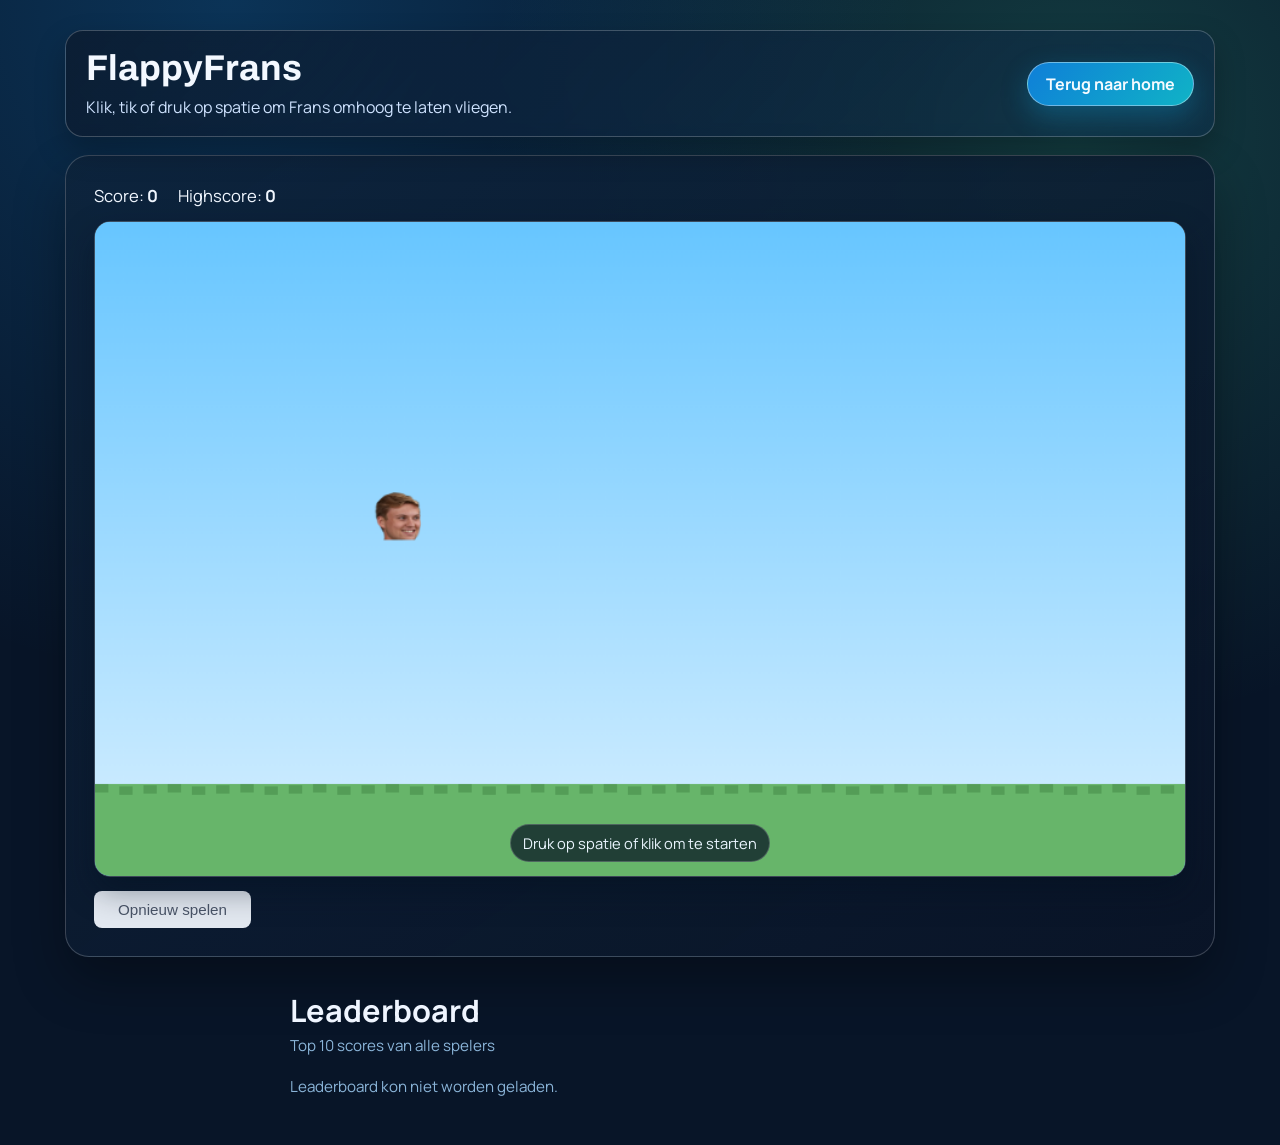
<file: flappyfrans.html>
<!DOCTYPE html>
<html lang="nl">
<head>
  <meta charset="UTF-8" />
  <meta name="viewport" content="width=device-width, initial-scale=1.0" />
  <title>FlappyFrans</title>
  <meta name="description" content="Speel FlappyFrans met hoofd.png en stokbrood-buizen" />
  <link rel="stylesheet" href="style.css" />
  <script src="https://challenges.cloudflare.com/turnstile/v0/api.js" async defer></script>
</head>
<body class="flappy">
  <main class="flappy-main">
    <section class="flappy-top">
      <div>
        <h1>FlappyFrans</h1>
        <p class="flappy-subtitle">Klik, tik of druk op spatie om Frans omhoog te laten vliegen.</p>
      </div>
      <a class="back-home" href="/">Terug naar home</a>
    </section>

    <section class="flappy-card">
      <div class="flappy-scoreboard">
        <p>Score: <strong id="flappyScore">0</strong></p>
        <p>Highscore: <strong id="flappyBest">0</strong></p>
      </div>

      <div class="flappy-canvas-wrap">
        <canvas id="flappyCanvas" width="900" height="540" aria-label="FlappyFrans speelveld"></canvas>
        <p id="flappyHint" class="flappy-hint">Druk op spatie of klik om te starten</p>
        <form class="flappy-score-form" id="flappyScoreForm" style="display:none">
          <p class="flappy-score-form-titel">Nieuw persoonlijk record!</p>
          <input
            id="flappyNaam"
            type="text"
            maxlength="30"
            placeholder="Jouw naam"
            autocomplete="off"
            required
          />
          <div class="cf-turnstile" data-sitekey="0x4AAAAAAC05EOELD_q3Sc0a" data-theme="dark"></div>
          <button type="submit" class="cta-button" disabled>Score insturen</button>
          <p class="flappy-form-status" id="flappyFormStatus" aria-live="polite"></p>
        </form>
      </div>

      <div class="flappy-actions">
        <button id="flappyRestart" class="reset" type="button">Opnieuw spelen</button>
      </div>
    </section>

    <section class="flappy-leaderboard-section">
      <h2>Leaderboard</h2>
      <p class="flappy-leaderboard-sub">Top 10 scores van alle spelers</p>

      <div class="flappy-leaderboard" id="flappyLeaderboard" aria-live="polite">
        <p class="flappy-leaderboard-laden">Leaderboard laden…</p>
      </div>
    </section>
  </main>

  <script src="flappyfrans.js?v=20260406-1"></script>
</body>
</html>
</file>
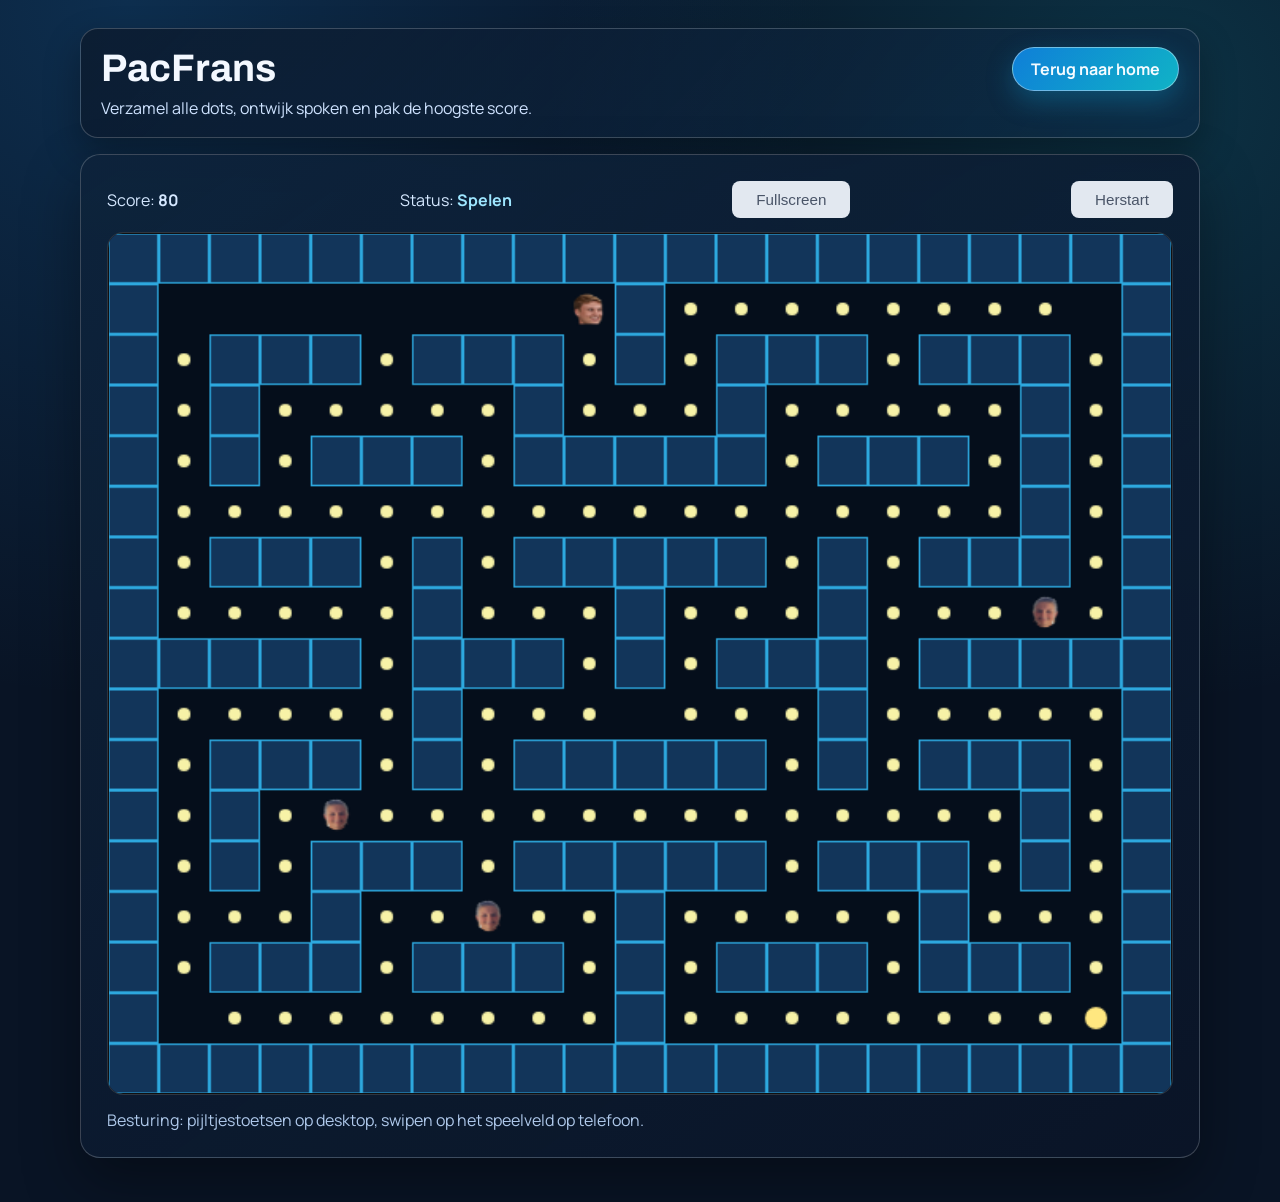
<file: pacfrans.html>
<!DOCTYPE html>
<html lang="nl">
<head>
	<meta charset="UTF-8" />
	<meta name="viewport" content="width=device-width, initial-scale=1.0" />
	<title>PacFrans</title>
	<meta name="description" content="Speel PacFrans, een Pacman-stijl game met hoofd.png" />
	<link rel="stylesheet" href="style.css" />
	<link rel="stylesheet" href="pacfrans.css" />
</head>
<body class="pac-page">
	<main class="pac-main">
		<section class="pac-topbar">
			<div>
				<h1>PacFrans</h1>
				<p>Verzamel alle dots, ontwijk spoken en pak de hoogste score.</p>
			</div>
			<div class="pac-top-actions">
				<a class="back-home" href="/">Terug naar home</a>
			</div>
		</section>

		<section class="pac-card">
			<div class="pac-hud">
				<p class="hud-item">Score: <strong id="score">0</strong></p>
				<p class="hud-item">Status: <strong id="status">Spelen</strong></p>
				<button id="fullscreenBtn" class="reset" type="button">Fullscreen</button>
				<button id="restartBtn" class="reset" type="button">Herstart</button>
			</div>

			<div class="pac-canvas-wrap">
				<canvas id="gameCanvas" width="672" height="544" aria-label="PacFrans speelveld" tabindex="0"></canvas>
				<div id="finalBoard" class="final-board" aria-live="polite">
					<div id="finalConfetti" class="final-confetti" aria-hidden="true"></div>
					<p class="final-label">Eindscore</p>
					<p class="final-score"><span id="finalScore">0</span> punten</p>
					<p class="final-message">Volgende keer beter.</p>
					<p class="final-submessage">Frans is meer dan alleen een taal.</p>
					<button id="restartFinalBtn" class="reset" type="button">Nog een keer</button>
				</div>
			</div>

			<p class="pac-help">Besturing: pijltjestoetsen op desktop, swipen op het speelveld op telefoon.</p>
		</section>
	</main>

	<script src="pacfrans.js"></script>
</body>
</html>
</file>
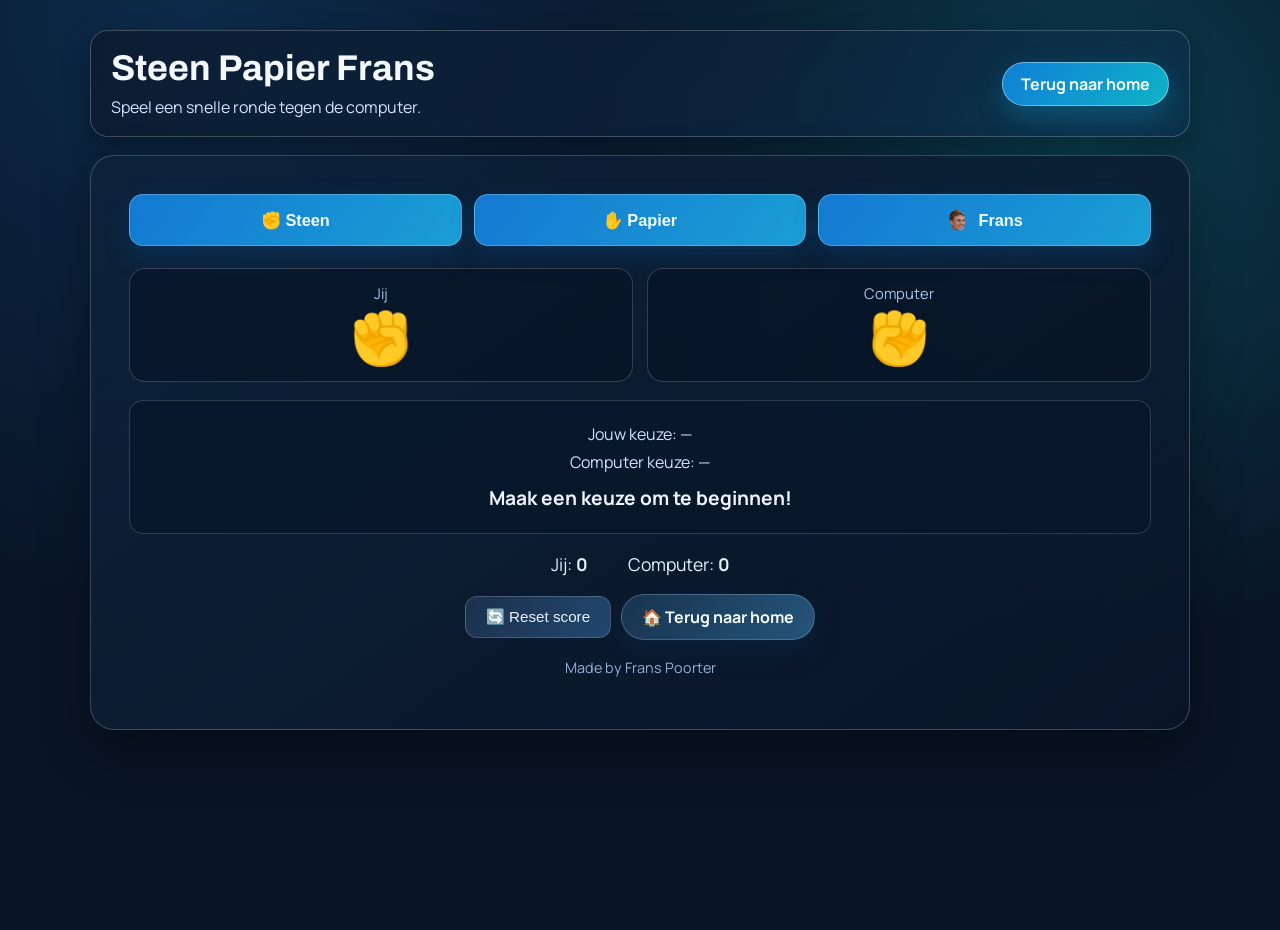
<file: spel.html>
<!DOCTYPE html>
<html lang="nl">
<head>
  <meta charset="UTF-8" />
  <meta name="viewport" content="width=device-width, initial-scale=1.0" />
  <title>Steen Papier Frans</title>
  <link rel="stylesheet" href="style.css" />
</head>
<body class="game">
  <main class="game-main">
    <section class="game-top">
      <div>
        <h1>Steen Papier Frans</h1>
        <p class="game-subtitle">Speel een snelle ronde tegen de computer.</p>
      </div>
      <a class="back-home" href="/">Terug naar home</a>
    </section>

    <section class="container game-card">
      <!-- Knoppen om een keuze te maken -->
      <div class="knoppen">
        <button onclick="speel('steen')">✊ Steen</button>
        <button onclick="speel('papier')">✋ Papier</button>
        <button onclick="speel('frans')">
          <img src="hoofd.png" alt="Frans" class="keuze-knop-icon" />
          Frans
        </button>
      </div>

      <!-- Twee handen animatie -->
      <div class="handen">
        <div class="hand-blok">
          <div class="hand-label">Jij</div>
          <div class="hand" id="handSpeler">✊</div>
        </div>
        <div class="hand-blok">
          <div class="hand-label">Computer</div>
          <div class="hand computer" id="handComputer">✊</div>
        </div>
      </div>

      <!-- Uitslag wordt hier getoond -->
      <div class="uitslag" id="uitslag">
        <p id="jouwKeuze">Jouw keuze: —</p>
        <p id="computerKeuze">Computer keuze: —</p>
        <p id="resultaat" class="resultaat">Maak een keuze om te beginnen!</p>
      </div>

      <!-- Scorebord -->
      <div class="score">
        <span>Jij: <strong id="scoreSpeler">0</strong></span>
        <span>Computer: <strong id="scoreComputer">0</strong></span>
      </div>

      <div class="game-actions">
        <!-- Resetknop -->
        <button class="reset" onclick="reset()">🔄 Reset score</button>
        <a class="back-home secondary" href="/">🏠 Terug naar home</a>
      </div>

      <p class="made-by">Made by Frans Poorter</p>
    </section>
  </main>

  <script src="script.js"></script>
</body>
</html>
</file>
<file: productmanagersb/style.css>
/* =============================================
   AFAS Design Tokens
   ============================================= */
:root {
  --afas-primary: #0074d0;
  --afas-primary-dark: #005faa;
  --afas-primary-light: #f3f9fd;
  --afas-primary-100: #e6f2fb;

  --afas-toolbar: #0f172a;
  --afas-toolbar-hover: #1e293b;
  --afas-white: #ffffff;

  --afas-tab-background: #fafafa;
  --afas-tab-border: #e5e5e5;
  --afas-page-background: #ffffff;

  --afas-text-primary: #0f172a;
  --afas-text-secondary: #475569;
  --afas-text-muted: #64748b;

  --afas-positive: #15803d;
  --afas-negative: #dc2626;

  --afas-font-family: "Inter", sans-serif;
  --afas-font-weight-light: 300;
  --afas-font-weight-normal: 400;
  --afas-font-weight-bold: 600;

  --afas-topbar-height: 48px;
  --afas-icon-size: 24px;
  --afas-icon-opacity: 0.75;
}

.visually-hidden {
  position: absolute;
  width: 1px;
  height: 1px;
  padding: 0;
  margin: -1px;
  overflow: hidden;
  clip: rect(0, 0, 0, 0);
  white-space: nowrap;
  border: 0;
}

/* =============================================
   Page Shell
   ============================================= */
.product-manager-sb-page {
  font-family: var(--afas-font-family);
  font-weight: var(--afas-font-weight-normal);
  margin: 0;
  padding: 0;
  min-height: 100vh;
  background: var(--afas-page-background);
  color: var(--afas-text-primary);
  line-height: 1.4;
  -webkit-font-smoothing: antialiased;
  -moz-osx-font-smoothing: grayscale;
}

.product-manager-sb-page *,
.product-manager-sb-page *::before,
.product-manager-sb-page *::after {
  box-sizing: border-box;
}

/* =============================================
   Top Bar (AppToolbar)
   ============================================= */
.afas-topbar {
  display: flex;
  align-items: center;
  justify-content: space-between;
  height: var(--afas-topbar-height);
  background: var(--afas-toolbar);
  width: 100%;
  padding: 0;
  position: relative;
  z-index: 100;
}

.afas-topbar__left,
.afas-topbar__right {
  display: flex;
  align-items: center;
  height: 100%;
  flex: 0 0 auto;
}

.afas-topbar__center {
  display: flex;
  align-items: center;
  justify-content: center;
  flex: 1 1 auto;
  min-width: 0;
}

/* Icon Button */
.afas-icon-btn {
  display: flex;
  align-items: center;
  justify-content: center;
  width: 48px;
  height: 48px;
  background: transparent;
  border: none;
  cursor: pointer;
  padding: 0;
  position: relative;
  transition: background 0.15s ease;
}

.afas-icon-btn svg {
  width: var(--afas-icon-size);
  height: var(--afas-icon-size);
  fill: var(--afas-white);
  opacity: var(--afas-icon-opacity);
  transition: opacity 0.15s ease;
}

.afas-icon-btn:hover {
  background: var(--afas-toolbar-hover);
}

.afas-icon-btn:hover svg {
  opacity: 1;
}

.afas-icon-btn:focus-visible {
  outline: 2px solid var(--afas-primary);
  outline-offset: -2px;
}

.afas-topbar__jonas-icon {
  width: 22px;
  height: 22px;
  border-radius: 50%;
  object-fit: cover;
  filter: brightness(0) invert(1);
  opacity: 0.75;
  transition: opacity 0.15s;
}

.afas-icon-btn:hover .afas-topbar__jonas-icon {
  opacity: 1;
}

/* Context Switcher / Center Title */
.afas-context-switcher {
  display: flex;
  align-items: center;
  gap: 10px;
  padding: 0 16px;
  height: 100%;
  cursor: default;
  max-width: 100%;
  min-width: 0;
}

.afas-context-switcher__title {
  font-size: 14px;
  font-weight: 500;
  color: var(--afas-white);
  white-space: nowrap;
  overflow: hidden;
  text-overflow: ellipsis;
}

.afas-context-switcher__chevron {
  width: 12px;
  height: 12px;
  fill: var(--afas-white);
  opacity: 0.6;
  flex-shrink: 0;
}

/* Notification badge */
.afas-icon-btn__badge {
  position: absolute;
  top: 8px;
  right: 8px;
  width: 8px;
  height: 8px;
  background: var(--afas-negative);
  border-radius: 50%;
  border: 1.5px solid var(--afas-toolbar);
}

/* =============================================
   Work Process Tabs
   ============================================= */
.afas-tabs-container {
  display: flex;
  overflow-x: auto;
  padding: 8px 16px 0;
  border-bottom: 1px solid var(--afas-tab-border);
  background: var(--afas-white);
  scrollbar-width: none;
  -ms-overflow-style: none;
}

.afas-tabs-container::-webkit-scrollbar {
  display: none;
}

.afas-tab {
  position: relative;
  display: flex;
  flex-direction: column;
  justify-content: center;
  flex: 1 1 auto;
  max-width: 200px;
  min-width: 120px;
  padding: 6px 12px 8px;
  background: var(--afas-tab-background);
  border: 1px solid var(--afas-tab-border);
  border-bottom: none;
  cursor: pointer;
  transition: background 0.15s ease;
  font-family: var(--afas-font-family);
  text-align: left;
  outline: none;
}

.afas-tab + .afas-tab {
  border-left: none;
}

.afas-tab:hover {
  background: var(--afas-primary-light);
}

.afas-tab:focus-visible {
  outline: 2px solid var(--afas-primary);
  outline-offset: -2px;
  z-index: 2;
}

/* Active tab */
.afas-tab[aria-selected="true"] {
  background: var(--afas-white);
  font-weight: var(--afas-font-weight-bold);
  z-index: 1;
}

.afas-tab[aria-selected="true"]::before {
  content: "";
  position: absolute;
  top: -3px;
  left: -1px;
  right: -1px;
  height: 3px;
  background: var(--afas-primary);
  border-radius: 2px 2px 0 0;
}

/* Compensate for border-bottom removal on active tab */
.afas-tab[aria-selected="true"]::after {
  content: "";
  position: absolute;
  bottom: -1px;
  left: 0;
  right: 0;
  height: 1px;
  background: var(--afas-white);
}

/* Tab content */
.afas-tab__header {
  display: flex;
  align-items: center;
  gap: 6px;
}

.afas-tab__title {
  font-size: 13px;
  font-weight: inherit;
  color: var(--afas-text-primary);
  white-space: nowrap;
  overflow: hidden;
  text-overflow: ellipsis;
  line-height: 1.3;
}

.afas-tab__subtitle {
  font-size: 11px;
  font-weight: var(--afas-font-weight-light);
  color: var(--afas-text-muted);
  white-space: nowrap;
  overflow: hidden;
  text-overflow: ellipsis;
  line-height: 1.3;
  margin-top: 1px;
}

/* Badge */
.afas-tab-badge {
  display: inline-flex;
  align-items: center;
  justify-content: center;
  min-width: 18px;
  height: 18px;
  padding: 0 5px;
  background: var(--afas-primary);
  color: var(--afas-white);
  font-size: 11px;
  font-weight: var(--afas-font-weight-bold);
  border-radius: 4px;
  line-height: 1;
  flex-shrink: 0;
}

/* Checkmark */
.afas-tab-check {
  display: inline-flex;
  align-items: center;
  justify-content: center;
  width: 16px;
  height: 16px;
  flex-shrink: 0;
}

.afas-tab-check svg {
  width: 14px;
  height: 14px;
  fill: var(--afas-positive);
}

/* =============================================
   Tab Panel Content
   ============================================= */
.afas-tab-panel {
  display: none;
  padding: 32px 24px;
  min-height: 400px;
}

.afas-tab-panel[aria-hidden="false"] {
  display: block;
}

/* Content card placeholder */
.afas-content-card {
  background: var(--afas-tab-background);
  border: 1px solid var(--afas-tab-border);
  border-radius: 8px;
  padding: 24px;
  max-width: 800px;
}

.afas-content-card__title {
  font-size: 18px;
  font-weight: var(--afas-font-weight-bold);
  color: var(--afas-text-primary);
  margin: 0 0 8px;
}

.afas-content-card__subtitle {
  font-size: 14px;
  color: var(--afas-text-secondary);
  margin: 0 0 16px;
}

.afas-content-card__placeholder {
  font-size: 14px;
  color: var(--afas-text-muted);
  font-style: italic;
}

/* Section variants */
.afas-content-section {
  max-width: 800px;
}

.afas-content-section__heading {
  font-size: 20px;
  font-weight: var(--afas-font-weight-bold);
  color: var(--afas-text-primary);
  margin: 0 0 8px;
}

.afas-content-section__description {
  font-size: 14px;
  color: var(--afas-text-secondary);
  margin: 0 0 24px;
}

/* Timeline placeholder */
.afas-timeline {
  display: flex;
  flex-direction: column;
  gap: 16px;
  padding-left: 24px;
  border-left: 2px solid var(--afas-tab-border);
  max-width: 600px;
}

.afas-timeline__item {
  position: relative;
  padding: 12px 16px;
  background: var(--afas-tab-background);
  border: 1px solid var(--afas-tab-border);
  border-radius: 6px;
}

.afas-timeline__item::before {
  content: "";
  position: absolute;
  left: -30px;
  top: 16px;
  width: 10px;
  height: 10px;
  background: var(--afas-primary);
  border-radius: 50%;
}

.afas-timeline__label {
  font-size: 13px;
  font-weight: var(--afas-font-weight-bold);
  color: var(--afas-text-primary);
  margin: 0 0 4px;
}

.afas-timeline__text {
  font-size: 13px;
  color: var(--afas-text-muted);
  margin: 0;
}

/* Grid placeholder for priorities */
.afas-priority-grid {
  display: grid;
  grid-template-columns: repeat(auto-fill, minmax(200px, 1fr));
  gap: 16px;
  max-width: 800px;
}

.afas-priority-card {
  padding: 16px;
  background: var(--afas-tab-background);
  border: 1px solid var(--afas-tab-border);
  border-radius: 6px;
}

.afas-priority-card__label {
  font-size: 12px;
  font-weight: var(--afas-font-weight-bold);
  color: var(--afas-primary);
  text-transform: uppercase;
  letter-spacing: 0.5px;
  margin: 0 0 4px;
}

.afas-priority-card__text {
  font-size: 13px;
  color: var(--afas-text-muted);
  margin: 0;
}

/* Contact block */
.afas-contact-block {
  display: flex;
  align-items: center;
  gap: 16px;
  padding: 24px;
  background: var(--afas-primary-100);
  border-radius: 8px;
  max-width: 500px;
}

.afas-contact-block__icon {
  width: 48px;
  height: 48px;
  background: var(--afas-primary);
  border-radius: 50%;
  display: flex;
  align-items: center;
  justify-content: center;
  flex-shrink: 0;
}

.afas-contact-block__icon svg {
  width: 24px;
  height: 24px;
  fill: var(--afas-white);
}

.afas-contact-block__text {
  font-size: 14px;
  color: var(--afas-text-primary);
}

.afas-contact-block__text strong {
  display: block;
  margin-bottom: 4px;
}

/* =============================================
   Notification Panel
   ============================================= */
.afas-notification-wrapper {
  position: relative;
}

.afas-notification-panel {
  position: absolute;
  top: calc(var(--afas-topbar-height) - 4px);
  right: 0;
  width: 360px;
  max-width: 90vw;
  background: var(--afas-white);
  border-radius: 8px;
  box-shadow: 0 10px 40px rgba(0, 0, 0, 0.2), 0 2px 8px rgba(0, 0, 0, 0.1);
  z-index: 200;
  overflow: hidden;
  font-family: var(--afas-font-family);
}

.afas-notification-panel[hidden] {
  display: none;
}

.afas-notification-panel__header {
  padding: 16px 16px 8px;
  border-bottom: none;
}

.afas-notification-panel__title {
  font-size: 16px;
  font-weight: var(--afas-font-weight-bold);
  color: var(--afas-primary);
}

.afas-notification-panel__tabs {
  display: flex;
  gap: 4px;
  padding: 0 16px;
  border-bottom: 2px solid var(--afas-tab-border);
  position: relative;
}

.afas-notification-panel__tab {
  display: flex;
  align-items: center;
  gap: 6px;
  padding: 8px 12px;
  background: none;
  border: none;
  font-size: 13px;
  font-family: var(--afas-font-family);
  color: var(--afas-text-secondary);
  cursor: pointer;
  position: relative;
  transition: color 0.15s;
}

.afas-notification-panel__tab:hover {
  color: var(--afas-text-primary);
}

.afas-notification-panel__tab.is-active {
  color: var(--afas-text-primary);
  font-weight: var(--afas-font-weight-bold);
}

.afas-notification-panel__tab.is-active::after {
  content: "";
  position: absolute;
  bottom: -2px;
  left: 0;
  right: 0;
  height: 3px;
  background: var(--afas-primary);
  border-radius: 2px 2px 0 0;
}

.afas-notification-panel__content {
  padding: 8px 0;
  max-height: 300px;
  overflow-y: auto;
}

.afas-notification-item {
  padding: 12px 16px;
  border-bottom: 1px solid var(--afas-tab-border);
  transition: background 0.15s;
}

.afas-notification-item:last-child {
  border-bottom: none;
}

.afas-notification-item:hover {
  background: var(--afas-tab-background);
}

.afas-notification-item.is-highlight {
  background: var(--afas-primary-100);
  border-left: 3px solid var(--afas-primary);
}

.afas-notification-item__text {
  font-size: 13px;
  color: var(--afas-text-primary);
  margin: 0 0 4px;
  line-height: 1.4;
}

.afas-notification-item__meta {
  font-size: 11px;
  color: var(--afas-text-muted);
}

.afas-notification-panel__footer {
  display: flex;
  justify-content: center;
  padding: 12px;
  border-top: 1px solid var(--afas-tab-border);
}

.afas-notification-panel__show-all {
  background: none;
  border: none;
  font-size: 13px;
  font-family: var(--afas-font-family);
  color: var(--afas-primary);
  cursor: pointer;
  padding: 4px 8px;
}

.afas-notification-panel__show-all:hover {
  text-decoration: underline;
}

/* =============================================
   Jonas Chat Panel
   ============================================= */
.jonas-chat {
  position: fixed;
  top: 0;
  right: 0;
  width: 440px;
  max-width: 100vw;
  height: 100vh;
  background: var(--afas-white);
  border-left: 1px solid var(--afas-tab-border);
  box-shadow: -4px 0 20px rgba(0, 0, 0, 0.08);
  z-index: 300;
  display: flex;
  flex-direction: column;
  transform: translateX(100%);
  transition: transform 0.25s ease;
}

.jonas-chat[hidden] {
  display: none;
}

.jonas-chat.is-open {
  transform: translateX(0);
  pointer-events: auto;
}

.jonas-chat__header {
  display: flex;
  align-items: center;
  justify-content: space-between;
  height: var(--afas-topbar-height);
  padding: 0 12px 0 16px;
  background: var(--afas-white);
  border-bottom: 1px solid var(--afas-tab-border);
  flex-shrink: 0;
}

.jonas-chat__header-left {
  display: flex;
  align-items: center;
  gap: 10px;
}

.jonas-chat__icon {
  width: 22px;
  height: 22px;
  fill: var(--afas-text-primary);
}

.jonas-chat__title {
  font-size: 15px;
  font-weight: var(--afas-font-weight-bold);
  color: var(--afas-text-primary);
}

.jonas-chat__header-right {
  display: flex;
  align-items: center;
  gap: 8px;
}

.jonas-chat__new-btn {
  padding: 6px 12px;
  font-size: 13px;
  font-family: var(--afas-font-family);
  color: var(--afas-primary);
  background: var(--afas-white);
  border: 1px solid var(--afas-primary);
  border-radius: 4px;
  cursor: pointer;
  transition: background 0.15s;
}

.jonas-chat__new-btn:hover {
  background: var(--afas-primary-light);
}

.jonas-chat__close-btn {
  display: flex;
  align-items: center;
  justify-content: center;
  width: 32px;
  height: 32px;
  background: none;
  border: none;
  cursor: pointer;
  border-radius: 4px;
  transition: background 0.15s;
}

.jonas-chat__close-btn svg {
  width: 20px;
  height: 20px;
  fill: var(--afas-text-muted);
}

.jonas-chat__close-btn:hover {
  background: var(--afas-tab-background);
}

.jonas-chat__close-btn:hover svg {
  fill: var(--afas-text-primary);
}

.jonas-chat__messages {
  flex: 1 1 auto;
  overflow-y: auto;
  padding: 16px;
  display: flex;
  flex-direction: column;
  gap: 16px;
}

.jonas-chat__help-link {
  font-size: 12px;
  color: var(--afas-text-muted);
  padding: 4px 0 8px;
  border-bottom: 1px solid var(--afas-tab-border);
  margin-bottom: 8px;
}

.jonas-chat__help-link a {
  color: var(--afas-primary);
  text-decoration: none;
}

.jonas-chat__help-link a:hover {
  text-decoration: underline;
}

.jonas-chat__message {
  display: flex;
  gap: 10px;
  max-width: 90%;
}

.jonas-chat__message--jonas {
  align-self: flex-start;
}

.jonas-chat__message--user {
  align-self: flex-end;
  flex-direction: row-reverse;
}

.jonas-chat__message-avatar {
  width: 28px;
  height: 28px;
  border-radius: 50%;
  background: var(--afas-tab-background);
  display: flex;
  align-items: center;
  justify-content: center;
  flex-shrink: 0;
}

.jonas-chat__message-avatar svg {
  width: 16px;
  height: 16px;
  fill: var(--afas-text-secondary);
}

.jonas-chat__avatar-img {
  width: 100%;
  height: 100%;
  border-radius: 50%;
  object-fit: cover;
}

.jonas-chat__message--user .jonas-chat__message-avatar {
  background: var(--afas-primary);
}

.jonas-chat__message--user .jonas-chat__message-avatar svg {
  fill: var(--afas-white);
}

.jonas-chat__message-content {
  display: flex;
  flex-direction: column;
  gap: 4px;
}

.jonas-chat__message-meta {
  display: flex;
  align-items: center;
  gap: 8px;
}

.jonas-chat__message-name {
  font-size: 12px;
  font-weight: var(--afas-font-weight-bold);
  color: var(--afas-text-primary);
}

.jonas-chat__message-time {
  font-size: 11px;
  color: var(--afas-text-muted);
}

.jonas-chat__message-bubble {
  padding: 10px 14px;
  border-radius: 6px;
  font-size: 13px;
  line-height: 1.5;
  color: var(--afas-text-primary);
}

.jonas-chat__message--jonas .jonas-chat__message-bubble {
  background: var(--afas-tab-background);
  border: 1px solid var(--afas-tab-border);
}

.jonas-chat__message--user .jonas-chat__message-bubble {
  background: var(--afas-primary-100);
  border: 1px solid #cce4f7;
}

.jonas-chat__message-bubble p {
  margin: 0;
}

.jonas-chat__typing {
  display: flex;
  gap: 10px;
  align-self: flex-start;
  max-width: 90%;
}

.jonas-chat__typing-dots {
  display: flex;
  align-items: center;
  gap: 4px;
  padding: 12px 16px;
  background: var(--afas-tab-background);
  border: 1px solid var(--afas-tab-border);
  border-radius: 6px;
}

.jonas-chat__typing-dot {
  width: 6px;
  height: 6px;
  background: var(--afas-text-muted);
  border-radius: 50%;
  animation: jonas-typing 1.2s ease-in-out infinite;
}

/* =============================================
   Menu Warning Dialog (Red AFAS Alert)
   ============================================= */
:root {
  --dialog-danger: #dc2626;
  --dialog-danger-dark: #b91c1c;
  --dialog-danger-light: #fef2f2;
}

.menu-warning-backdrop {
  position: fixed;
  inset: 0;
  background: rgba(15, 23, 42, 0.5);
  z-index: 9000;
  opacity: 0;
  transition: opacity 0.15s ease;
}

.menu-warning-backdrop.is-visible {
  opacity: 1;
}

.menu-warning-dialog {
  position: fixed;
  top: 50%;
  left: 50%;
  transform: translate(-50%, -50%) scale(0.97);
  z-index: 9001;
  display: flex;
  width: 720px;
  max-width: calc(100vw - 32px);
  background: var(--afas-white);
  border-radius: 3px;
  box-shadow: 0 8px 30px rgba(0, 0, 0, 0.2);
  opacity: 0;
  transition: opacity 0.15s ease, transform 0.15s ease;
  overflow: hidden;
}

.menu-warning-dialog.is-visible {
  opacity: 1;
  transform: translate(-50%, -50%) scale(1);
}

.menu-warning-dialog__accent {
  width: 4px;
  background: var(--dialog-danger);
  flex-shrink: 0;
}

.menu-warning-dialog__content {
  flex: 1;
  padding: 24px;
  display: flex;
  flex-direction: column;
  gap: 16px;
}

.menu-warning-dialog__header {
  display: flex;
  align-items: center;
  justify-content: space-between;
}

.menu-warning-dialog__header-left {
  display: flex;
  align-items: center;
  gap: 10px;
}

.menu-warning-dialog__icon {
  flex-shrink: 0;
}

.menu-warning-dialog__title {
  font-size: 20px;
  font-weight: 400;
  margin: 0;
  color: var(--afas-text-primary);
}

.menu-warning-dialog__close {
  display: flex;
  align-items: center;
  justify-content: center;
  width: 28px;
  height: 28px;
  border: none;
  background: transparent;
  border-radius: 3px;
  cursor: pointer;
  color: var(--afas-text-muted);
  transition: background 0.12s;
}

.menu-warning-dialog__close:hover {
  background: #f1f5f9;
  color: var(--afas-text-primary);
}

.menu-warning-dialog__close svg {
  fill: currentColor;
  pointer-events: none;
}

.menu-warning-dialog__text {
  font-size: 14px;
  line-height: 1.45;
  color: var(--afas-text-primary);
  margin: 0;
  max-width: 560px;
}

.menu-warning-dialog__actions {
  margin-top: 4px;
}

.menu-warning-dialog__btn {
  display: inline-flex;
  align-items: center;
  gap: 6px;
  height: 34px;
  padding: 0 14px;
  background: var(--dialog-danger);
  color: var(--afas-white);
  border: none;
  border-radius: 3px;
  font-family: var(--afas-font-family);
  font-size: 13px;
  font-weight: var(--afas-font-weight-bold);
  cursor: pointer;
  transition: background 0.12s;
}

.menu-warning-dialog__btn:hover {
  background: var(--dialog-danger-dark);
}

.menu-warning-dialog__btn:focus-visible {
  outline: 2px solid var(--dialog-danger);
  outline-offset: 2px;
}

/* =============================================
   Spotlight Search
   ============================================= */
.spotlight-backdrop {
  position: fixed;
  inset: 0;
  background: rgba(15, 23, 42, 0.35);
  backdrop-filter: blur(4px);
  -webkit-backdrop-filter: blur(4px);
  z-index: 9500;
  opacity: 0;
  transition: opacity 0.15s ease;
}

.spotlight-backdrop.is-visible {
  opacity: 1;
}

.spotlight {
  position: fixed;
  top: 32%;
  left: 50%;
  transform: translateX(-50%) translateY(0) scale(0.97);
  z-index: 9501;
  width: 640px;
  max-width: calc(100vw - 32px);
  background: var(--afas-white);
  border-radius: 4px;
  box-shadow: 0 12px 40px rgba(0, 0, 0, 0.2);
  opacity: 0;
  transition: opacity 0.15s ease, transform 0.15s ease;
  display: flex;
  flex-direction: column;
  overflow: hidden;
}

.spotlight.is-visible {
  opacity: 1;
  transform: translateX(-50%) translateY(0) scale(1);
}

.spotlight__input-wrap {
  position: relative;
  border-bottom: 1px solid var(--afas-tab-border);
}

.spotlight__input {
  width: 100%;
  height: 64px;
  padding: 0 52px 0 20px;
  font-family: var(--afas-font-family);
  font-size: 22px;
  font-weight: var(--afas-font-weight-normal);
  color: var(--afas-text-primary);
  border: none;
  outline: none;
  background: transparent;
  box-sizing: border-box;
}

.spotlight__input::placeholder {
  color: #94a3b8;
}

.spotlight__search-icon {
  position: absolute;
  right: 18px;
  top: 50%;
  transform: translateY(-50%);
  pointer-events: none;
}

.spotlight__results {
  list-style: none;
  margin: 0;
  padding: 0;
  max-height: 360px;
  overflow-y: auto;
}

.spotlight__result {
  display: flex;
  align-items: center;
  justify-content: space-between;
  height: 50px;
  padding: 0 20px 0 50px;
  border-bottom: 1px solid #f1f5f9;
  cursor: pointer;
  transition: background 0.1s;
  font-family: var(--afas-font-family);
}

.spotlight__result:last-child {
  border-bottom: none;
}

.spotlight__result:hover {
  background: #f8fafc;
}

.spotlight__result.is-selected {
  background: #e6f2fb;
}

.spotlight__result-title {
  font-size: 14px;
  font-weight: var(--afas-font-weight-normal);
  color: var(--afas-text-primary);
}

.spotlight__result-subtitle {
  font-size: 12px;
  color: var(--afas-text-muted);
}

.spotlight__empty {
  padding: 20px 20px 20px 50px;
  font-size: 13px;
  color: var(--afas-text-muted);
}

@media (max-width: 768px) {
  .menu-warning-dialog {
    width: 100%;
    max-width: calc(100vw - 24px);
  }

  .spotlight {
    top: 20%;
    width: 100%;
    max-width: calc(100vw - 24px);
  }

  .spotlight__input {
    font-size: 18px;
    height: 54px;
  }

  .spotlight__result {
    padding-left: 20px;
  }
}

/* =============================================
   User Settings Modal
   ============================================= */
.user-settings-backdrop {
  position: fixed;
  inset: 0;
  background: rgba(0, 0, 0, 0.45);
  z-index: 8000;
  opacity: 0;
  transition: opacity 0.2s ease;
}

.user-settings-backdrop.is-visible {
  opacity: 1;
}

.user-settings-modal {
  position: fixed;
  top: 50%;
  left: 50%;
  transform: translate(-50%, -50%) scale(0.95);
  z-index: 8001;
  background: var(--afas-white);
  border-radius: 8px;
  box-shadow: 0 20px 60px rgba(0, 0, 0, 0.3);
  width: 90%;
  max-width: 620px;
  max-height: 85vh;
  display: flex;
  flex-direction: column;
  opacity: 0;
  transition: opacity 0.2s ease, transform 0.2s ease;
}

.user-settings-modal.is-visible {
  opacity: 1;
  transform: translate(-50%, -50%) scale(1);
}

.user-settings-modal__header {
  display: flex;
  align-items: center;
  justify-content: space-between;
  padding: 16px 20px;
  border-bottom: 1px solid var(--afas-tab-border);
}

.user-settings-modal__title {
  font-size: 16px;
  font-weight: var(--afas-font-weight-bold);
  margin: 0;
  color: var(--afas-text-primary);
}

.user-settings-modal__header-actions {
  display: flex;
  gap: 4px;
}

.user-settings-modal__action-btn {
  display: flex;
  align-items: center;
  justify-content: center;
  width: 32px;
  height: 32px;
  border: none;
  background: transparent;
  border-radius: 4px;
  cursor: pointer;
  color: var(--afas-text-muted);
  transition: background 0.15s;
}

.user-settings-modal__action-btn:hover {
  background: #f1f5f9;
  color: var(--afas-text-primary);
}

.user-settings-modal__action-btn svg {
  fill: currentColor;
  pointer-events: none;
}

.user-settings-modal__body {
  padding: 20px;
  overflow-y: auto;
  flex: 1;
}

.user-settings-modal__hero {
  width: 100%;
  border-radius: 8px;
  overflow: hidden;
  margin-bottom: 24px;
}

.user-settings-modal__hero-img {
  width: 100%;
  height: auto;
  display: block;
  border-radius: 8px;
}

.user-settings-modal__version {
  display: block;
  text-align: right;
  font-size: 11px;
  color: var(--afas-text-muted);
  margin-top: 12px;
}

@media (max-width: 768px) {
  .user-settings-modal {
    width: 95%;
    max-height: 90vh;
  }
}

.jonas-chat__typing-dot:nth-child(2) { animation-delay: 0.2s; }
.jonas-chat__typing-dot:nth-child(3) { animation-delay: 0.4s; }

@keyframes jonas-typing {
  0%, 60%, 100% { opacity: 0.3; transform: translateY(0); }
  30% { opacity: 1; transform: translateY(-3px); }
}

.jonas-chat__footer {
  flex-shrink: 0;
  padding: 12px 16px 16px;
  border-top: 1px solid var(--afas-tab-border);
  background: var(--afas-white);
}

.jonas-chat__input-row {
  display: flex;
  align-items: flex-end;
  gap: 8px;
  border: 1px solid var(--afas-tab-border);
  border-radius: 6px;
  padding: 8px 12px;
  background: var(--afas-tab-background);
  transition: border-color 0.15s;
}

.jonas-chat__input-row:focus-within {
  border-color: var(--afas-primary);
  box-shadow: 0 0 0 2px rgba(0, 116, 208, 0.1);
}

.jonas-chat__input {
  flex: 1 1 auto;
  border: none;
  background: transparent;
  font-family: var(--afas-font-family);
  font-size: 13px;
  line-height: 1.4;
  color: var(--afas-text-primary);
  resize: none;
  outline: none;
  min-height: 20px;
  max-height: 120px;
}

.jonas-chat__input::placeholder {
  color: var(--afas-text-muted);
}

.jonas-chat__send-btn {
  display: flex;
  align-items: center;
  justify-content: center;
  width: 32px;
  height: 32px;
  background: var(--afas-primary);
  border: none;
  border-radius: 50%;
  cursor: pointer;
  flex-shrink: 0;
  transition: background 0.15s, opacity 0.15s;
}

.jonas-chat__send-btn svg {
  width: 16px;
  height: 16px;
  fill: var(--afas-white);
}

.jonas-chat__send-btn:disabled {
  opacity: 0.4;
  cursor: default;
}

.jonas-chat__send-btn:not(:disabled):hover {
  background: var(--afas-primary-dark);
}

.jonas-chat__disclaimer {
  font-size: 11px;
  color: var(--afas-text-muted);
  text-align: center;
  margin: 8px 0 0;
}

/* =============================================
   Responsive
   ============================================= */
@media (max-width: 1024px) {
  .afas-tab {
    min-width: 100px;
    max-width: 160px;
  }

  .afas-tab__subtitle {
    display: none;
  }
}

@media (max-width: 768px) {
  .afas-topbar__center {
    max-width: 50%;
  }

  .afas-context-switcher__title {
    font-size: 13px;
  }

  .afas-tab {
    min-width: 90px;
    max-width: 140px;
    padding: 6px 8px 8px;
  }

  .afas-tab__title {
    font-size: 12px;
  }

  .afas-tab-panel {
    padding: 24px 16px;
  }

  .jonas-chat {
    width: 100vw;
  }
}

@media (max-width: 480px) {
  .afas-icon-btn:nth-child(n+3) {
    display: none;
  }

  .afas-topbar__right .afas-icon-btn:nth-child(n+3) {
    display: none;
  }
}

/* =============================================
   INTRO DASHBOARD
   ============================================= */
.intro-dashboard {
  background: #f1f5f9;
  padding: 20px;
  min-height: calc(100vh - var(--afas-topbar-height) - 60px);
}

/* Dashboard Header */
.intro-dashboard__header {
  display: flex;
  align-items: center;
  justify-content: space-between;
  background: var(--afas-white);
  border: 1px solid var(--afas-tab-border);
  border-radius: 6px;
  padding: 10px 16px;
  margin-bottom: 16px;
  box-shadow: 0 1px 2px rgba(0,0,0,0.04);
}

.intro-dashboard__header-left {
  display: flex;
  align-items: center;
  gap: 20px;
}

.intro-dashboard__logo {
  display: flex;
  align-items: center;
  gap: 6px;
  font-size: 13px;
  color: var(--afas-text-primary);
  white-space: nowrap;
}

.intro-dashboard__logo strong {
  font-weight: var(--afas-font-weight-bold);
}

.intro-dashboard__nav {
  display: flex;
  gap: 2px;
}

.intro-dashboard__nav-item {
  background: none;
  border: none;
  font-family: var(--afas-font-family);
  font-size: 13px;
  font-weight: 500;
  color: var(--afas-text-secondary);
  padding: 6px 12px;
  border-radius: 4px;
  cursor: pointer;
  transition: background 0.15s ease, color 0.15s ease;
}

.intro-dashboard__nav-item:hover {
  background: #f1f5f9;
  color: var(--afas-text-primary);
}

.intro-dashboard__nav-item.is-active {
  background: var(--afas-primary-100);
  color: var(--afas-primary);
  font-weight: var(--afas-font-weight-bold);
}

.intro-dashboard__nav-item:focus-visible {
  outline: 2px solid var(--afas-primary);
  outline-offset: 2px;
}

.intro-dashboard__header-right {
  display: flex;
  flex-direction: column;
  align-items: flex-end;
  gap: 1px;
}

.intro-dashboard__period-label {
  font-size: 11px;
  color: var(--afas-text-muted);
  font-weight: 500;
}

.intro-dashboard__period-value {
  font-size: 13px;
  color: var(--afas-text-primary);
  font-weight: var(--afas-font-weight-bold);
}

/* Welcome */
.intro-dashboard__welcome {
  font-size: 13px;
  color: var(--afas-text-secondary);
  line-height: 1.55;
  margin: 0 0 16px;
  max-width: 720px;
}

/* Grid */
.intro-dashboard__grid {
  display: grid;
  grid-template-columns: 3fr 6fr 3fr;
  grid-template-rows: auto auto;
  gap: 14px;
}

.intro-dashboard__center {
  display: flex;
  flex-direction: column;
  gap: 14px;
}

.intro-dashboard__right {
  display: flex;
  flex-direction: column;
  gap: 14px;
}

.intro-dashboard__charts {
  grid-column: 1 / -1;
  display: grid;
  grid-template-columns: 1fr 1fr;
  gap: 14px;
}

/* Card base */
.intro-dashboard__card {
  background: var(--afas-white);
  border: 1px solid var(--afas-tab-border);
  border-radius: 6px;
  padding: 18px;
  box-shadow: 0 1px 3px rgba(0,0,0,0.04);
  transition: box-shadow 0.18s ease;
}

@media (prefers-reduced-motion: reduce) {
  .intro-dashboard__card {
    transition: none;
  }
}

.intro-dashboard__card:hover {
  box-shadow: 0 2px 8px rgba(0,0,0,0.07);
}

.intro-dashboard__card-header {
  display: flex;
  align-items: center;
  justify-content: space-between;
  margin-bottom: 14px;
}

.intro-dashboard__card-title {
  font-size: 14px;
  font-weight: var(--afas-font-weight-bold);
  color: var(--afas-text-primary);
  margin: 0;
}

.intro-dashboard__card-footnote {
  margin: 12px 0 0;
  font-size: 12px;
  color: var(--afas-text-muted);
  font-style: italic;
}

/* Tooltip trigger (? icon) */
.intro-tooltip-trigger {
  display: flex;
  align-items: center;
  justify-content: center;
  width: 26px;
  height: 26px;
  border-radius: 50%;
  border: 1px solid var(--afas-tab-border);
  background: var(--afas-white);
  cursor: pointer;
  position: relative;
  transition: border-color 0.15s ease;
}

.intro-tooltip-trigger:hover,
.intro-tooltip-trigger:focus-visible {
  border-color: var(--afas-primary);
}

.intro-tooltip-trigger:focus-visible {
  outline: 2px solid var(--afas-primary);
  outline-offset: 2px;
}

.intro-tooltip-trigger::after {
  content: attr(data-tooltip);
  position: absolute;
  top: calc(100% + 8px);
  right: 0;
  width: 240px;
  padding: 10px 12px;
  background: var(--afas-toolbar);
  color: var(--afas-white);
  font-size: 12px;
  line-height: 1.45;
  border-radius: 4px;
  opacity: 0;
  pointer-events: none;
  transform: translateY(-4px);
  transition: opacity 0.15s ease, transform 0.15s ease;
  z-index: 200;
  font-weight: var(--afas-font-weight-normal);
}

.intro-tooltip-trigger:hover::after,
.intro-tooltip-trigger:focus::after {
  opacity: 1;
  pointer-events: auto;
  transform: translateY(0);
}

/* Navigation Card */
.intro-dashboard__card--nav {
  padding: 14px;
}

.intro-dashboard__card--nav .intro-dashboard__card-title {
  margin-bottom: 12px;
  padding: 0 4px;
}

.intro-nav-list {
  list-style: none;
  margin: 0;
  padding: 0;
  display: flex;
  flex-direction: column;
  gap: 4px;
}

.intro-nav-row {
  display: flex;
  align-items: center;
  width: 100%;
  padding: 0 10px;
  height: 46px;
  background: #f8fafc;
  border: 1px solid #e2e8f0;
  border-radius: 4px;
  cursor: pointer;
  font-family: var(--afas-font-family);
  font-size: 13px;
  color: var(--afas-text-primary);
  text-align: left;
  transition: background 0.15s ease, border-color 0.15s ease;
}

.intro-nav-row:hover {
  background: #eef2f7;
  border-color: #cbd5e1;
}

.intro-nav-row:focus-visible {
  outline: 2px solid var(--afas-primary);
  outline-offset: -2px;
}

.intro-nav-row__badge {
  display: flex;
  align-items: center;
  justify-content: center;
  width: 22px;
  height: 22px;
  border-radius: 4px;
  background: var(--afas-primary);
  color: var(--afas-white);
  font-size: 11px;
  font-weight: var(--afas-font-weight-bold);
  flex-shrink: 0;
  margin-right: 10px;
}

.intro-nav-row__badge--check {
  background: #dcfce7;
  width: 22px;
  height: 22px;
  border-radius: 4px;
}

.intro-nav-row__title {
  flex: 1;
  overflow: hidden;
  text-overflow: ellipsis;
  white-space: nowrap;
}

.intro-nav-row__chevron {
  fill: #94a3b8;
  flex-shrink: 0;
  margin-left: 6px;
}

/* Goal Card */
.intro-dashboard__card--goal {
  display: flex;
  flex-direction: column;
  min-height: 180px;
}

.intro-goal__text {
  flex: 1;
  display: flex;
  align-items: center;
  justify-content: center;
  text-align: center;
  font-size: clamp(20px, 2.8vw, 36px);
  font-weight: 500;
  color: var(--afas-text-primary);
  line-height: 1.15;
  margin: 0;
  padding: 12px 0;
  white-space: nowrap;
  word-spacing: normal;
}

.intro-goal__accent {
  color: var(--afas-primary);
}

/* Formula Cards */
.intro-formula {
  display: flex;
  align-items: center;
  gap: 10px;
  flex-wrap: wrap;
}

.intro-formula__part {
  display: flex;
  flex-direction: column;
  align-items: center;
  text-align: center;
  gap: 4px;
}

.intro-formula__value {
  font-size: 15px;
  font-weight: var(--afas-font-weight-bold);
  color: var(--afas-text-primary);
}

.intro-formula__value--result {
  font-size: clamp(20px, 2.5vw, 28px);
}

.intro-formula__value--positive {
  color: var(--afas-positive);
}

.intro-formula__label {
  font-size: 11px;
  color: var(--afas-text-muted);
  max-width: 140px;
}

.intro-formula__operator {
  font-size: 20px;
  font-weight: 300;
  color: var(--afas-text-muted);
  padding: 0 2px;
}

.intro-formula__operator--eq {
  font-size: 24px;
  color: var(--afas-text-secondary);
}

.intro-formula__part--result {
  padding-left: 8px;
  border-left: 2px solid var(--afas-tab-border);
}

/* Donut Card: Wat ik meebreng */
.intro-dashboard__card--donut {
  display: flex;
  flex-direction: column;
}

.intro-donut {
  display: flex;
  align-items: center;
  gap: 48px;
  max-width: 820px;
  margin: 0 auto;
  padding: 16px 0;
}

.intro-donut__chart-wrap {
  position: relative;
  flex-shrink: 0;
  width: 170px;
  height: 170px;
  aspect-ratio: 1;
}

.intro-donut__svg {
  display: block;
  width: 100%;
  height: 100%;
}

.intro-donut__center {
  position: absolute;
  inset: 0;
  display: flex;
  flex-direction: column;
  align-items: center;
  justify-content: center;
  pointer-events: none;
}

.intro-donut__center-line {
  font-size: 21px;
  font-weight: 500;
  color: var(--afas-text-primary);
  line-height: 1.15;
}

.intro-donut__legend {
  display: grid;
  grid-template-columns: repeat(2, minmax(0, 1fr));
  column-gap: 40px;
  row-gap: 28px;
  align-items: start;
}

.intro-donut__legend-item {
  display: flex;
  align-items: flex-start;
  gap: 10px;
  padding: 6px 8px;
  border-radius: 6px;
}

.intro-donut__legend-swatch {
  width: 11px;
  height: 11px;
  border-radius: 2px;
  flex-shrink: 0;
  margin-top: 3px;
}

.intro-donut__legend-text {
  display: flex;
  flex-direction: column;
  gap: 3px;
  min-width: 0;
}

.intro-donut__legend-title {
  font-size: 14px;
  font-weight: var(--afas-font-weight-bold);
  color: var(--afas-text-primary);
  line-height: 1.3;
}

.intro-donut__legend-desc {
  font-size: 12px;
  color: var(--afas-text-muted);
  line-height: 1.35;
}

/* Pillars Card */
.intro-dashboard__card--pillars .intro-dashboard__card-title {
  margin-bottom: 14px;
}

.intro-pillars {
  display: grid;
  grid-template-columns: 1fr auto 1fr auto 1fr auto 1fr;
  align-items: center;
  gap: 6px;
}

.intro-pillars__item {
  display: flex;
  flex-direction: column;
  align-items: center;
  text-align: center;
  gap: 8px;
  padding: 14px 6px;
  border: 1px solid var(--afas-tab-border);
  border-radius: 4px;
  background: #f8fafc;
}

.intro-pillars__icon {
  flex-shrink: 0;
}

.intro-pillars__label {
  font-size: 12px;
  font-weight: 500;
  color: var(--afas-text-primary);
  line-height: 1.3;
}

.intro-pillars__sep {
  font-size: 18px;
  font-weight: 300;
  color: var(--afas-text-muted);
  text-align: center;
}

@media (max-width: 768px) {
  .intro-pillars {
    grid-template-columns: 1fr;
    gap: 8px;
  }

  .intro-pillars__sep {
    display: none;
  }
}

/* KPI Cards */
.intro-dashboard__card--kpi {
  text-align: center;
  display: flex;
  flex-direction: column;
  align-items: center;
  justify-content: center;
  padding: 20px 16px;
}

.intro-kpi__value {
  display: flex;
  align-items: center;
  gap: 6px;
  margin: 10px 0 6px;
}

.intro-kpi__number {
  font-size: clamp(28px, 3.5vw, 42px);
  font-weight: var(--afas-font-weight-bold);
  color: var(--afas-text-primary);
  line-height: 1.1;
}

.intro-kpi__number--primary {
  color: var(--afas-primary);
}

.intro-kpi__number--positive {
  color: var(--afas-positive);
}

.intro-kpi__subtitle {
  font-size: 12px;
  color: var(--afas-text-muted);
  margin: 0;
}

.intro-kpi__status-icon {
  flex-shrink: 0;
}

/* Clickable card */
.intro-dashboard__card--clickable {
  cursor: pointer;
  border: 1px solid var(--afas-tab-border);
  font-family: var(--afas-font-family);
}

.intro-dashboard__card--clickable:hover {
  border-color: var(--afas-primary);
  box-shadow: 0 2px 8px rgba(0,116,208,0.10);
}

.intro-dashboard__card--clickable:focus-visible {
  outline: 2px solid var(--afas-primary);
  outline-offset: 2px;
}

/* Charts */
.intro-dashboard__card--chart {
  padding: 18px 18px 14px;
}

.intro-chart {
  display: flex;
  align-items: stretch;
  gap: 12px;
  height: 180px;
  padding-top: 10px;
}

.intro-chart__bar-group {
  flex: 1;
  display: flex;
  flex-direction: column;
  align-items: center;
  height: 100%;
  position: relative;
}

.intro-chart__bar-group[title] {
  cursor: default;
}

.intro-chart__bar-group[title]:hover::after,
.intro-chart__bar-group[title]:focus-within::after {
  content: attr(title);
  position: absolute;
  bottom: calc(100% + 4px);
  left: 50%;
  transform: translateX(-50%);
  background: var(--afas-toolbar);
  color: var(--afas-white);
  font-size: 11px;
  padding: 5px 8px;
  border-radius: 3px;
  white-space: nowrap;
  z-index: 50;
  pointer-events: none;
}

.intro-chart__bar-pair {
  display: flex;
  align-items: flex-end;
  gap: 3px;
  flex: 1;
  width: 100%;
  justify-content: center;
}

.intro-chart__bar-pair .intro-chart__bar {
  width: 40%;
}

.intro-chart__bar {
  width: 60%;
  max-width: 36px;
  height: var(--bar-height, 50%);
  background: var(--afas-primary);
  border-radius: 3px 3px 0 0;
  transition: height 0.3s ease;
  margin-top: auto;
}

.intro-chart__bar--secondary {
  background: #f59e0b;
  opacity: 0.7;
}

.intro-chart__label {
  font-size: 11px;
  color: var(--afas-text-muted);
  text-align: center;
  margin-top: 8px;
  line-height: 1.2;
  hyphens: auto;
  word-break: break-word;
  min-height: 40px;
  display: flex;
  align-items: flex-start;
  justify-content: center;
}

.intro-chart__legend-group {
  display: flex;
  gap: 12px;
}

.intro-chart__legend {
  display: flex;
  align-items: center;
  gap: 5px;
  font-size: 11px;
  color: var(--afas-text-muted);
}

.intro-chart__legend-dot {
  width: 8px;
  height: 8px;
  border-radius: 2px;
  background: var(--afas-primary);
}

.intro-chart__legend-dot--secondary {
  background: #f59e0b;
  opacity: 0.7;
}

/* =============================================
   INTRO DASHBOARD – Responsive
   ============================================= */
@media (max-width: 1200px) {
  .intro-dashboard__grid {
    grid-template-columns: 1fr 1fr;
  }

  .intro-dashboard__card--nav {
    grid-row: 1 / 3;
  }

  .intro-dashboard__center {
    grid-column: 2;
  }

  .intro-dashboard__right {
    grid-column: 1 / -1;
    flex-direction: row;
  }

  .intro-dashboard__right .intro-dashboard__card--kpi {
    flex: 1;
  }

  .intro-dashboard__charts {
    grid-column: 1 / -1;
  }
}

@media (max-width: 768px) {
  .intro-dashboard {
    padding: 12px;
  }

  .intro-dashboard__header {
    flex-direction: column;
    align-items: flex-start;
    gap: 10px;
    padding: 12px;
  }

  .intro-dashboard__header-left {
    flex-direction: column;
    align-items: flex-start;
    gap: 10px;
    width: 100%;
  }

  .intro-dashboard__nav {
    overflow-x: auto;
    width: 100%;
    -webkit-overflow-scrolling: touch;
  }

  .intro-dashboard__header-right {
    align-items: flex-start;
  }

  .intro-dashboard__grid {
    grid-template-columns: 1fr;
  }

  .intro-dashboard__card--nav {
    grid-row: auto;
  }

  .intro-dashboard__center {
    grid-column: 1;
  }

  .intro-dashboard__right {
    grid-column: 1;
    flex-direction: column;
  }

  .intro-dashboard__charts {
    grid-template-columns: 1fr;
  }

  .intro-formula {
    gap: 6px;
  }

  .intro-formula__value {
    font-size: 13px;
  }

  .intro-formula__value--result {
    font-size: clamp(16px, 4vw, 22px);
  }

  .intro-formula__operator {
    font-size: 16px;
  }

  .intro-donut {
    flex-direction: column;
    gap: 20px;
  }

  .intro-donut__chart-wrap {
    width: 140px;
    height: 140px;
  }

  .intro-donut__legend {
    grid-template-columns: 1fr;
    row-gap: 16px;
    width: 100%;
  }

  .intro-chart {
    height: 110px;
  }
}

/* =============================================
   MIJN MOTIVATIE – Dashboard
   ============================================= */
.mot-dashboard {
  padding: 24px;
  display: flex;
  flex-direction: column;
  gap: 24px;
}

.mot-card {
  background: var(--afas-white);
  border: 1px solid var(--afas-tab-border);
  border-radius: 8px;
  padding: 24px 28px;
  box-shadow: 0 1px 3px rgba(0,0,0,0.04);
}

.mot-card__title {
  font-size: 13px;
  font-weight: var(--afas-font-weight-bold);
  color: var(--afas-text-secondary);
  text-transform: uppercase;
  letter-spacing: 0.3px;
  margin: 0 0 16px;
}

.mot-card__hero {
  font-size: clamp(20px, 2.2vw, 26px);
  font-weight: var(--afas-font-weight-bold);
  color: var(--afas-text-primary);
  line-height: 1.4;
  margin: 0 0 16px;
}

.mot-accent {
  color: var(--afas-primary);
}

.mot-card__icon {
  margin-bottom: 12px;
  flex-shrink: 0;
}

.mot-card__subtitle {
  font-size: 16px;
  font-weight: var(--afas-font-weight-bold);
  color: var(--afas-text-primary);
  margin: 0 0 8px;
}

.mot-card__accent {
  font-size: 14px;
  font-weight: 600;
  color: var(--afas-primary);
  margin: 0 0 12px;
  line-height: 1.4;
}

.mot-card__text {
  font-size: 14px;
  color: var(--afas-text-muted);
  line-height: 1.6;
  margin: 0 0 12px;
}

.mot-card__text:last-child {
  margin-bottom: 0;
}

/* Trio grid */
.mot-trio {
  display: grid;
  grid-template-columns: repeat(3, 1fr);
  gap: 20px;
}

.mot-card--reason {
  display: flex;
  flex-direction: column;
}

.mot-card--reason .mot-card__accent:last-child {
  margin-top: auto;
  margin-bottom: 0;
}

/* Statements */
.mot-statements {
  display: grid;
  grid-template-columns: repeat(3, 1fr);
  gap: 0;
  margin-top: 24px;
  padding-top: 20px;
  border-top: 1px solid var(--afas-tab-border);
}

.mot-statement {
  padding: 0 20px;
  border-left: 1px solid var(--afas-tab-border);
}

.mot-statement:first-child {
  padding-left: 0;
  border-left: none;
}

.mot-statement__title {
  font-size: 14px;
  font-weight: var(--afas-font-weight-bold);
  color: var(--afas-text-primary);
  margin: 0 0 4px;
}

.mot-statement__text {
  font-size: 13px;
  color: var(--afas-text-muted);
  line-height: 1.5;
  margin: 0;
}

/* Closing card */
.mot-card__closing-line {
  font-size: clamp(16px, 1.8vw, 20px);
  font-weight: var(--afas-font-weight-bold);
  color: var(--afas-text-primary);
  margin: 20px 0 0;
  line-height: 1.4;
}

/* Enterprise card */
.mot-enterprise {
  display: grid;
  grid-template-columns: 1fr 320px;
  gap: 28px;
  align-items: start;
}

.mot-quote {
  background: rgba(0, 116, 208, 0.06);
  border-left: 3px solid var(--afas-primary);
  border-radius: 6px;
  padding: 20px;
}

.mot-quote__icon {
  margin-bottom: 8px;
}

.mot-quote__text {
  font-size: 16px;
  font-weight: 600;
  color: var(--afas-text-primary);
  line-height: 1.5;
  margin: 0 0 12px;
}

.mot-quote__explanation {
  font-size: 13px;
  color: var(--afas-text-muted);
  line-height: 1.5;
  margin: 0;
}

.mot-principles {
  display: grid;
  grid-template-columns: repeat(3, 1fr);
  gap: 0;
  margin-top: 24px;
  padding-top: 20px;
  border-top: 1px solid var(--afas-tab-border);
}

.mot-principle {
  padding: 0 20px;
  border-left: 1px solid var(--afas-tab-border);
}

.mot-principle:first-child {
  padding-left: 0;
  border-left: none;
}

.mot-principle__title {
  font-size: 14px;
  font-weight: var(--afas-font-weight-bold);
  color: var(--afas-text-primary);
  margin: 0 0 4px;
}

.mot-principle__text {
  font-size: 13px;
  color: var(--afas-text-muted);
  line-height: 1.5;
  margin: 0;
}

/* Example block */
.mot-example {
  margin-top: 24px;
  padding-top: 20px;
  border-top: 1px solid var(--afas-tab-border);
}

.mot-example__title {
  font-size: 14px;
  font-weight: var(--afas-font-weight-bold);
  color: var(--afas-text-primary);
  margin: 0 0 12px;
}

.mot-example__closing {
  font-size: 14px;
  font-weight: 600;
  color: var(--afas-text-primary);
  margin: 16px 0 0;
  line-height: 1.5;
}

/* Motivatie responsive */
@media (max-width: 900px) {
  .mot-trio {
    grid-template-columns: 1fr 1fr;
  }

  .mot-trio .mot-card--reason:last-child {
    grid-column: 1 / -1;
  }

  .mot-enterprise {
    grid-template-columns: 1fr;
  }
}

@media (max-width: 600px) {
  .mot-dashboard {
    padding: 16px;
  }

  .mot-card {
    padding: 20px;
  }

  .mot-trio {
    grid-template-columns: 1fr;
  }

  .mot-trio .mot-card--reason:last-child {
    grid-column: auto;
  }

  .mot-statements {
    grid-template-columns: 1fr;
    gap: 16px;
  }

  .mot-statement {
    padding: 0;
    border-left: none;
    padding-top: 16px;
    border-top: 1px solid var(--afas-tab-border);
  }

  .mot-statement:first-child {
    padding-top: 0;
    border-top: none;
  }

  .mot-principles {
    grid-template-columns: 1fr;
    gap: 16px;
  }

  .mot-principle {
    padding: 0;
    border-left: none;
    padding-top: 16px;
    border-top: 1px solid var(--afas-tab-border);
  }

  .mot-principle:first-child {
    padding-top: 0;
    border-top: none;
  }
}

/* =============================================
   PRODUCTVISIE – Dashboard
   ============================================= */
.pv-dashboard {
  padding: 24px;
  display: flex;
  flex-direction: column;
  gap: 24px;
}

.pv-card {
  background: var(--afas-white);
  border: 1px solid var(--afas-tab-border);
  border-radius: 8px;
  padding: 24px 28px;
  box-shadow: 0 1px 3px rgba(0,0,0,0.04);
}

.pv-card__title {
  font-size: 13px;
  font-weight: var(--afas-font-weight-bold);
  color: var(--afas-text-secondary);
  text-transform: uppercase;
  letter-spacing: 0.3px;
  margin: 0 0 16px;
}

.pv-card__hero {
  font-size: clamp(20px, 2.2vw, 26px);
  font-weight: var(--afas-font-weight-bold);
  color: var(--afas-text-primary);
  line-height: 1.4;
  margin: 0 0 16px;
}

.pv-card__icon {
  margin-bottom: 10px;
  flex-shrink: 0;
}

.pv-card__subtitle {
  font-size: 16px;
  font-weight: var(--afas-font-weight-bold);
  color: var(--afas-text-primary);
  margin: 0 0 8px;
}

.pv-card__accent {
  font-size: 14px;
  font-weight: 600;
  color: var(--afas-primary);
  margin: 0 0 12px;
  line-height: 1.4;
}

.pv-card__richting {
  font-size: 14px;
  font-weight: 600;
  color: var(--afas-text-primary);
  margin: 0 0 12px;
  line-height: 1.5;
}

.pv-card__text {
  font-size: 14px;
  color: var(--afas-text-muted);
  line-height: 1.6;
  margin: 0 0 12px;
}

.pv-card__text:last-child {
  margin-bottom: 0;
}

.pv-card__closing-line {
  font-size: 15px;
  font-weight: 600;
  color: var(--afas-text-primary);
  margin: 20px 0 0;
  line-height: 1.5;
}

.pv-card__slogan {
  font-size: clamp(16px, 1.6vw, 20px);
  font-weight: var(--afas-font-weight-bold);
  color: var(--afas-text-primary);
  margin: 20px 0 0;
  line-height: 1.4;
}

/* Section titles */
.pv-section__title {
  font-size: 18px;
  font-weight: var(--afas-font-weight-bold);
  color: var(--afas-text-primary);
  margin: 0 0 6px;
}

.pv-section__intro {
  font-size: 14px;
  color: var(--afas-text-muted);
  line-height: 1.5;
  margin: 0 0 20px;
}

/* Pijlers grid */
.pv-pillars {
  display: grid;
  grid-template-columns: repeat(4, 1fr);
  gap: 16px;
  margin-top: 16px;
}

.pv-card--pillar {
  display: flex;
  flex-direction: column;
}

/* Kansen grid */
.pv-kansen {
  display: grid;
  grid-template-columns: repeat(3, 1fr);
  gap: 20px;
}

.pv-card--kans {
  display: flex;
  flex-direction: column;
}

.pv-kans-label {
  min-height: 80px;
  padding-top: 16px;
  border-top: 1px solid var(--afas-tab-border);
}

.pv-kans-label__tag {
  font-size: 11px;
  font-weight: var(--afas-font-weight-bold);
  color: var(--afas-primary);
  text-transform: uppercase;
  letter-spacing: 0.4px;
}

.pv-kans-label__text {
  font-size: 13px;
  font-weight: 600;
  color: var(--afas-text-primary);
  line-height: 1.5;
  margin: 4px 0 0;
}

/* Criteria grid */
.pv-criteria {
  display: grid;
  grid-template-columns: repeat(4, 1fr);
  gap: 0;
  margin: 20px 0;
  margin-top: auto;
  padding-top: 16px;
  border-top: 1px solid var(--afas-tab-border);
}

.pv-criterium {
  padding: 0 20px;
  border-left: 1px solid var(--afas-tab-border);
}

.pv-criterium:first-child {
  padding-left: 0;
  border-left: none;
}

.pv-criterium__title {
  font-size: 14px;
  font-weight: var(--afas-font-weight-bold);
  color: var(--afas-text-primary);
  margin: 0 0 6px;
}

.pv-criterium__text {
  font-size: 13px;
  color: var(--afas-text-muted);
  line-height: 1.5;
  margin: 0;
  min-height: 78px;
}

/* Productvisie responsive */
@media (max-width: 900px) {
  .pv-pillars {
    grid-template-columns: repeat(2, 1fr);
  }

  .pv-kansen {
    grid-template-columns: 1fr 1fr;
  }

  .pv-kansen .pv-card--kans:last-child {
    grid-column: 1 / -1;
  }

  .pv-criteria {
    grid-template-columns: repeat(2, 1fr);
    gap: 16px;
  }

  .pv-criterium {
    padding: 0;
    border-left: none;
  }
}

@media (max-width: 600px) {
  .pv-dashboard {
    padding: 16px;
  }

  .pv-card {
    padding: 20px;
  }

  .pv-pillars {
    grid-template-columns: 1fr;
  }

  .pv-kansen {
    grid-template-columns: 1fr;
  }

  .pv-kansen .pv-card--kans:last-child {
    grid-column: auto;
  }

  .pv-criteria {
    grid-template-columns: 1fr;
    gap: 16px;
  }

  .pv-criterium {
    padding: 0;
    border-left: none;
    padding-top: 16px;
    border-top: 1px solid var(--afas-tab-border);
  }

  .pv-criterium:first-child {
    padding-top: 0;
    border-top: none;
  }
}

/* =============================================
   MIJN ONTWIKKELING – Dashboard
   ============================================= */
.ont-dashboard {
  padding: 24px;
  display: flex;
  flex-direction: column;
  gap: 24px;
}

.ont-card {
  background: var(--afas-white);
  border: 1px solid var(--afas-tab-border);
  border-radius: 8px;
  padding: 24px 28px;
  box-shadow: 0 1px 3px rgba(0,0,0,0.04);
}

.ont-card__title {
  font-size: 13px;
  font-weight: var(--afas-font-weight-bold);
  color: var(--afas-text-secondary);
  text-transform: uppercase;
  letter-spacing: 0.3px;
  margin: 0 0 16px;
}

.ont-card__hero {
  font-size: clamp(20px, 2.2vw, 26px);
  font-weight: var(--afas-font-weight-bold);
  color: var(--afas-text-primary);
  line-height: 1.4;
  margin: 0 0 16px;
}

.ont-card__icon {
  margin-bottom: 12px;
  flex-shrink: 0;
}

.ont-card__subtitle {
  font-size: 16px;
  font-weight: var(--afas-font-weight-bold);
  color: var(--afas-text-primary);
  margin: 0 0 8px;
}

.ont-card__text {
  font-size: 14px;
  color: var(--afas-text-muted);
  line-height: 1.6;
  margin: 0 0 12px;
}

.ont-card__text:last-of-type {
  margin-bottom: 0;
}

.ont-card__goal {
  font-size: 13px;
  font-weight: 600;
  color: var(--afas-primary);
  margin: auto 0 0;
  padding-top: 12px;
  border-top: 1px solid var(--afas-tab-border);
  line-height: 1.4;
}

.ont-card__closing-line {
  font-size: clamp(15px, 1.6vw, 18px);
  font-weight: var(--afas-font-weight-bold);
  color: var(--afas-text-primary);
  margin: 24px 0 0;
  padding-top: 20px;
  border-top: 1px solid var(--afas-tab-border);
  line-height: 1.5;
}

/* Trio */
.ont-trio {
  display: grid;
  grid-template-columns: repeat(3, 1fr);
  gap: 20px;
}

.ont-card--grow {
  display: flex;
  flex-direction: column;
}

/* Evidence */
.ont-evidence {
  display: grid;
  grid-template-columns: repeat(3, 1fr);
  gap: 0;
  margin-top: 20px;
  padding-top: 16px;
  border-top: 1px solid var(--afas-tab-border);
}

.ont-evidence__item {
  padding: 0 20px;
  border-left: 1px solid var(--afas-tab-border);
}

.ont-evidence__item:first-child {
  padding-left: 0;
  border-left: none;
}

.ont-evidence__title {
  font-size: 14px;
  font-weight: var(--afas-font-weight-bold);
  color: var(--afas-text-primary);
  margin: 0 0 6px;
}

.ont-evidence__text {
  font-size: 13px;
  color: var(--afas-text-muted);
  line-height: 1.5;
  margin: 0;
}

/* Trajectory */
.ont-trajectory {
  display: flex;
  align-items: flex-start;
  gap: 16px;
  margin-top: 16px;
}

.ont-trajectory__step {
  flex: 1;
}

.ont-trajectory__label {
  display: inline-flex;
  align-items: center;
  justify-content: center;
  width: 28px;
  height: 28px;
  border-radius: 50%;
  background: var(--afas-primary);
  color: #fff;
  font-size: 13px;
  font-weight: 600;
  margin-bottom: 10px;
}

.ont-trajectory__title {
  font-size: 14px;
  font-weight: var(--afas-font-weight-bold);
  color: var(--afas-text-primary);
  margin: 0 0 6px;
}

.ont-trajectory__text {
  font-size: 13px;
  color: var(--afas-text-muted);
  line-height: 1.5;
  margin: 0;
}

.ont-trajectory__arrow {
  color: var(--afas-text-secondary);
  font-size: 20px;
  margin-top: 2px;
  flex-shrink: 0;
}

/* Closing columns */
.ont-closing-cols {
  display: grid;
  grid-template-columns: 1fr 1fr;
  gap: 24px;
  margin-bottom: 0;
}

.ont-closing-col__title {
  font-size: 14px;
  font-weight: var(--afas-font-weight-bold);
  color: var(--afas-text-primary);
  margin: 0 0 6px;
}

.ont-closing-col__text {
  font-size: 13px;
  color: var(--afas-text-muted);
  line-height: 1.5;
  margin: 0;
}

/* Ontwikkeling responsive */
@media (max-width: 900px) {
  .ont-trio {
    grid-template-columns: 1fr 1fr;
  }

  .ont-trio .ont-card--grow:last-child {
    grid-column: 1 / -1;
  }

  .ont-evidence {
    grid-template-columns: repeat(2, 1fr);
    gap: 16px;
  }

  .ont-evidence__item {
    padding: 0;
    border-left: none;
  }

  .ont-evidence__item:nth-child(3) {
    grid-column: 1 / -1;
    padding-top: 16px;
    border-top: 1px solid var(--afas-tab-border);
  }
}

@media (max-width: 600px) {
  .ont-dashboard {
    padding: 16px;
  }

  .ont-card {
    padding: 20px;
  }

  .ont-trio {
    grid-template-columns: 1fr;
  }

  .ont-trio .ont-card--grow:last-child {
    grid-column: auto;
  }

  .ont-evidence {
    grid-template-columns: 1fr;
    gap: 16px;
  }

  .ont-evidence__item {
    padding: 0;
    border-left: none;
    padding-top: 16px;
    border-top: 1px solid var(--afas-tab-border);
  }

  .ont-evidence__item:first-child {
    padding-top: 0;
    border-top: none;
  }

  .ont-trajectory {
    flex-direction: column;
    gap: 20px;
  }

  .ont-trajectory__arrow {
    display: none;
  }

  .ont-closing-cols {
    grid-template-columns: 1fr;
    gap: 16px;
  }
}

/* =============================================
   ERVARING MET SB – Dashboard
   ============================================= */
.exp-dashboard {
  padding: 24px;
  display: flex;
  flex-direction: column;
  gap: 24px;
}

.exp-dashboard__intro {
  margin-bottom: 8px;
}

.exp-dashboard__title {
  font-size: 22px;
  font-weight: var(--afas-font-weight-bold);
  color: var(--afas-text-primary);
  margin: 0 0 4px;
}

.exp-dashboard__subtitle {
  font-size: 14px;
  color: var(--afas-text-secondary);
  margin: 0 0 8px;
}

.exp-dashboard__desc {
  font-size: 13px;
  color: var(--afas-text-muted);
  line-height: 1.5;
  max-width: 720px;
  margin: 0;
}

.exp-dashboard__top {
  display: grid;
  grid-template-columns: 1fr 280px;
  gap: 20px;
}

.exp-dashboard__card {
  background: var(--afas-white);
  border: 1px solid var(--afas-tab-border);
  border-radius: 8px;
  padding: 20px 24px;
  box-shadow: 0 1px 3px rgba(0,0,0,0.04);
}

.exp-dashboard__card-header {
  display: flex;
  align-items: center;
  justify-content: space-between;
  margin-bottom: 12px;
}

.exp-dashboard__card-title {
  font-size: 13px;
  font-weight: var(--afas-font-weight-bold);
  color: var(--afas-text-secondary);
  margin: 0;
  text-transform: uppercase;
  letter-spacing: 0.3px;
}

.exp-dashboard__card-big {
  font-size: clamp(22px, 2.5vw, 30px);
  font-weight: var(--afas-font-weight-bold);
  color: var(--afas-text-primary);
  margin: 0 0 8px;
}

.exp-dashboard__card-sub {
  font-size: 13px;
  color: var(--afas-text-muted);
  line-height: 1.5;
  margin: 0;
}

/* KPI card */
.exp-dashboard__card--kpi {
  display: flex;
  flex-direction: column;
  align-items: center;
  justify-content: center;
  text-align: center;
}

.exp-kpi__value {
  margin: 8px 0;
}

.exp-kpi__number {
  font-size: clamp(24px, 3vw, 36px);
  font-weight: var(--afas-font-weight-bold);
  color: var(--afas-text-primary);
  line-height: 1.1;
}

.exp-kpi__number--primary {
  color: var(--afas-primary);
}

.exp-kpi__number--positive {
  color: var(--afas-positive);
}

.exp-kpi__subtitle {
  font-size: 12px;
  color: var(--afas-text-muted);
  margin: 0;
}

/* KPI grid */
.exp-dashboard__kpis {
  display: grid;
  grid-template-columns: repeat(auto-fit, minmax(180px, 1fr));
  gap: 16px;
}

.exp-dashboard__kpi-card {
  background: var(--afas-white);
  border: 1px solid var(--afas-tab-border);
  border-radius: 8px;
  padding: 18px 20px;
  box-shadow: 0 1px 3px rgba(0,0,0,0.04);
  display: flex;
  flex-direction: column;
  align-items: center;
  text-align: center;
}

.exp-dashboard__kpi-card--empty {
  opacity: 0.7;
}

.exp-dashboard__kpi-title {
  font-size: 12px;
  font-weight: var(--afas-font-weight-bold);
  color: var(--afas-text-secondary);
  margin: 0 0 8px;
  text-transform: uppercase;
  letter-spacing: 0.3px;
}

.exp-dashboard__kpi-value {
  font-size: clamp(22px, 2.8vw, 32px);
  font-weight: var(--afas-font-weight-bold);
  color: var(--afas-primary);
  line-height: 1.1;
  margin: 0 0 6px;
}

.exp-dashboard__kpi-value--empty {
  color: var(--afas-text-muted);
}

.exp-dashboard__kpi-subtitle {
  font-size: 12px;
  color: var(--afas-text-muted);
  margin: 0;
  line-height: 1.4;
}

.exp-dashboard__kpi-empty {
  font-size: 11px;
  color: var(--afas-text-muted);
  font-style: italic;
  margin: 4px 0 0;
}

/* Stories section */
.exp-dashboard__stories {
  margin-top: 8px;
  width: 100%;
}

.exp-dashboard__section-title {
  font-size: 18px;
  font-weight: var(--afas-font-weight-bold);
  color: var(--afas-text-primary);
  margin: 0 0 6px;
}

.exp-dashboard__section-desc {
  font-size: 13px;
  color: var(--afas-text-muted);
  line-height: 1.5;
  max-width: 680px;
  margin: 0 0 20px;
}

.exp-dashboard__stories-grid {
  display: grid;
  grid-template-columns: repeat(2, 1fr);
  gap: 20px;
  align-items: stretch;
}

/* Story card */
.exp-story-card {
  background: var(--afas-white);
  border: 1px solid var(--afas-tab-border);
  border-radius: 8px;
  padding: 20px;
  box-shadow: 0 1px 3px rgba(0,0,0,0.04);
  display: flex;
  flex-direction: column;
  gap: 10px;
  cursor: pointer;
  transition: box-shadow 0.15s ease, border-color 0.15s ease, transform 0.15s ease;
  text-align: left;
  font-family: var(--afas-font-family);
  width: 100%;
  height: 100%;
  -webkit-appearance: none;
  appearance: none;
}

.exp-story-card:hover,
.exp-story-card:focus-visible {
  box-shadow: 0 4px 12px rgba(0,0,0,0.1);
  border-color: var(--afas-primary);
  transform: translateY(-2px);
  outline: none;
}

.exp-story-card__category {
  font-size: 11px;
  font-weight: var(--afas-font-weight-bold);
  color: var(--afas-primary);
  text-transform: uppercase;
  letter-spacing: 0.4px;
}

.exp-story-card__title {
  font-size: 15px;
  font-weight: var(--afas-font-weight-bold);
  color: var(--afas-text-primary);
  margin: 0;
  line-height: 1.3;
}

.exp-story-card__summary {
  font-size: 13px;
  color: var(--afas-text-muted);
  line-height: 1.5;
  margin: 0;
  flex: 1;
}

.exp-story-card__tags {
  display: flex;
  flex-wrap: wrap;
  gap: 6px;
}

.exp-story-card__tag {
  font-size: 11px;
  background: var(--afas-primary-light);
  color: var(--afas-primary);
  padding: 2px 8px;
  border-radius: 4px;
  white-space: nowrap;
}

.exp-story-card__action {
  font-size: 12px;
  font-weight: var(--afas-font-weight-bold);
  color: var(--afas-primary);
  margin-top: auto;
}

/* Story detail panel */
.exp-story-panel {
  position: fixed;
  inset: 0;
  z-index: 1000;
  display: flex;
  justify-content: flex-end;
}

.exp-story-panel[hidden] {
  display: none;
}

.exp-story-panel__backdrop {
  position: absolute;
  inset: 0;
  background: rgba(0,0,0,0.3);
}

.exp-story-panel__content {
  position: relative;
  width: min(560px, 90vw);
  height: 100%;
  background: var(--afas-white);
  box-shadow: -4px 0 20px rgba(0,0,0,0.1);
  display: flex;
  flex-direction: column;
  overflow-y: auto;
}

.exp-story-panel__header {
  display: flex;
  align-items: center;
  justify-content: space-between;
  padding: 20px 24px;
  border-bottom: 1px solid var(--afas-tab-border);
  position: sticky;
  top: 0;
  background: var(--afas-white);
  z-index: 1;
}

.exp-story-panel__title {
  font-size: 18px;
  font-weight: var(--afas-font-weight-bold);
  color: var(--afas-text-primary);
  margin: 0;
}

.exp-story-panel__close {
  background: none;
  border: none;
  cursor: pointer;
  padding: 4px;
  border-radius: 4px;
  color: var(--afas-text-muted);
  display: flex;
  align-items: center;
  justify-content: center;
}

.exp-story-panel__close:hover {
  background: var(--afas-tab-background);
}

.exp-story-panel__body {
  padding: 24px;
  display: flex;
  flex-direction: column;
  gap: 20px;
}

.exp-story-panel__section h4 {
  font-size: 13px;
  font-weight: var(--afas-font-weight-bold);
  color: var(--afas-text-secondary);
  text-transform: uppercase;
  letter-spacing: 0.3px;
  margin: 0 0 6px;
}

.exp-story-panel__section p {
  font-size: 14px;
  color: var(--afas-text-primary);
  line-height: 1.6;
  margin: 0;
}

.exp-story-panel__insight {
  background: var(--afas-primary-light);
  border-left: 3px solid var(--afas-primary);
  border-radius: 4px;
  padding: 14px 16px;
}

.exp-story-panel__insight h4 {
  font-size: 12px;
  font-weight: var(--afas-font-weight-bold);
  color: var(--afas-primary);
  text-transform: uppercase;
  letter-spacing: 0.3px;
  margin: 0 0 6px;
}

.exp-story-panel__insight p {
  font-size: 14px;
  color: var(--afas-text-primary);
  line-height: 1.6;
  margin: 0;
}

/* Story panel image */
.exp-story-panel__figure {
  margin: 16px 0;
}

.exp-story-panel__image {
  width: 100%;
  height: auto;
  object-fit: contain;
  border: 1px solid var(--afas-tab-border);
  border-radius: 8px;
  background: var(--afas-page-background, #f8fafc);
}

.exp-story-panel__caption {
  font-size: 12px;
  color: var(--afas-text-muted);
  margin-top: 8px;
  text-align: center;
}

/* SB Leerschool Card */
.sb-learning-content {
  display: grid;
  grid-template-columns: 140px minmax(0, 1fr);
  align-items: center;
  gap: 32px;
}

.sb-learning-kpi {
  display: flex;
  flex-direction: column;
  align-items: center;
  text-align: center;
}

.sb-learning-kpi__value {
  font-size: 48px;
  font-weight: var(--afas-font-weight-bold);
  color: var(--afas-text-primary);
  line-height: 1;
}

.sb-learning-kpi__label {
  font-size: 13px;
  color: var(--afas-text-secondary);
  margin-top: 4px;
}

.sb-mentor-grid {
  display: grid;
  grid-template-columns: repeat(3, minmax(0, 1fr));
  gap: 14px 20px;
}

.sb-mentor {
  display: flex;
  align-items: center;
  gap: 10px;
}

.sb-mentor__avatar {
  width: 32px;
  height: 32px;
  border-radius: 50%;
  display: flex;
  align-items: center;
  justify-content: center;
  font-size: 12px;
  font-weight: 600;
  color: #fff;
  flex-shrink: 0;
}

.sb-mentor__avatar--more {
  background: var(--afas-tab-border) !important;
  color: var(--afas-text-secondary);
  font-size: 16px;
}

.sb-mentor__name {
  font-size: 13px;
  color: var(--afas-text-primary);
  white-space: nowrap;
}

.sb-learning-footer {
  margin: 16px 0 0;
  font-size: 13px;
  font-weight: 600;
  color: var(--afas-text-secondary);
}

/* Responsive */
@media (max-width: 900px) {
  .exp-dashboard__top {
    grid-template-columns: 1fr;
  }

  .exp-dashboard__stories-grid {
    grid-template-columns: repeat(2, 1fr);
  }

  .sb-mentor-grid {
    grid-template-columns: repeat(2, minmax(0, 1fr));
  }
}

@media (max-width: 600px) {
  .exp-dashboard {
    padding: 16px;
  }

  .exp-dashboard__stories-grid {
    grid-template-columns: 1fr;
  }

  .exp-dashboard__kpis {
    grid-template-columns: repeat(2, 1fr);
  }

  .sb-learning-content {
    grid-template-columns: 1fr;
    gap: 20px;
  }

  .sb-learning-kpi {
    flex-direction: row;
    gap: 8px;
  }

  .sb-mentor-grid {
    grid-template-columns: repeat(2, minmax(0, 1fr));
  }

  .exp-story-panel__content {
    width: 100vw;
  }
}

/* =============================================
   Auth Gate
   ============================================= */
.auth-gate {
  position: fixed;
  inset: 0;
  z-index: 99999;
  display: flex;
  align-items: center;
  justify-content: center;
  background: var(--afas-page-background, #fff);
}

.auth-gate[hidden] {
  display: none;
}

.auth-gate__card {
  width: 100%;
  max-width: 360px;
  padding: 40px 32px;
  text-align: center;
}

.auth-gate__logo {
  margin-bottom: 20px;
}

.auth-gate__title {
  font-size: 1.25rem;
  font-weight: 600;
  color: var(--afas-text-primary);
  margin: 0 0 8px;
}

.auth-gate__desc {
  font-size: 0.875rem;
  color: var(--afas-text-secondary);
  margin: 0 0 24px;
}

.auth-gate__form {
  display: flex;
  flex-direction: column;
  gap: 12px;
}

.auth-gate__input {
  padding: 10px 14px;
  border: 1.5px solid var(--afas-tab-border);
  border-radius: 8px;
  font-size: 0.9375rem;
  font-family: inherit;
  outline: none;
  transition: border-color 0.15s;
}

.auth-gate__input:focus {
  border-color: var(--afas-primary);
}

.auth-gate__btn {
  padding: 10px 14px;
  background: var(--afas-primary);
  color: #fff;
  border: none;
  border-radius: 8px;
  font-size: 0.9375rem;
  font-weight: 500;
  font-family: inherit;
  cursor: pointer;
  transition: background 0.15s;
}

.auth-gate__btn:hover {
  background: var(--afas-primary-dark);
}

.auth-gate__error {
  margin: 12px 0 0;
  font-size: 0.8125rem;
  color: #dc2626;
}

.auth-gate__error[hidden] {
  display: none;
}

/* ============================
   AFSLUITING
   ============================ */
.afs-dashboard {
  display: flex;
  flex-direction: column;
  gap: 24px;
  padding: 24px;
}

/* --- Hero --- */
.afs-hero {
  background: var(--afas-white);
  border: 1px solid var(--afas-tab-border);
  border-radius: 8px;
  padding: 48px 40px;
  box-shadow: 0 1px 3px rgba(0,0,0,0.04);
}

.afs-hero__label {
  display: block;
  font-size: 0.8125rem;
  font-weight: 600;
  color: var(--afas-text-muted);
  text-transform: uppercase;
  letter-spacing: 0.05em;
  margin-bottom: 12px;
}

.afs-hero__headline {
  font-size: 1.625rem;
  font-weight: var(--afas-font-weight-bold);
  color: var(--afas-text-primary);
  line-height: 1.4;
  margin: 0 0 24px;
  max-width: 780px;
}

.afs-hero__text {
  font-size: 0.9375rem;
  color: var(--afas-text-secondary);
  line-height: 1.7;
  margin: 0 0 12px;
  max-width: 720px;
}

.afs-hero__tagline {
  font-size: 0.875rem;
  font-weight: 500;
  color: var(--afas-text-muted);
  margin: 20px 0 0;
  font-style: italic;
}

/* --- Split card (AI + Kameleon) --- */
.afs-split {
  background: var(--afas-white);
  border: 1px solid var(--afas-tab-border);
  border-radius: 8px;
  padding: 32px 40px;
  box-shadow: 0 1px 3px rgba(0,0,0,0.04);
}

.afs-split__title {
  font-size: 1.125rem;
  font-weight: var(--afas-font-weight-bold);
  color: var(--afas-text-primary);
  margin: 0 0 24px;
}

.afs-split__cols {
  display: grid;
  grid-template-columns: 1fr 1fr;
  gap: 40px;
}

.afs-split__heading {
  font-size: 0.9375rem;
  font-weight: var(--afas-font-weight-bold);
  color: var(--afas-text-primary);
  margin: 0 0 8px;
}

.afs-split__accent {
  font-size: 0.9375rem;
  font-weight: 600;
  color: var(--afas-primary);
  line-height: 1.5;
  margin: 0 0 16px;
}

.afs-split__text {
  font-size: 0.9375rem;
  color: var(--afas-text-secondary);
  line-height: 1.7;
  margin: 0 0 12px;
}

/* AI labels */
.afs-labels {
  display: flex;
  flex-direction: column;
  gap: 12px;
  margin-top: 20px;
  padding-top: 16px;
  border-top: 1px solid var(--afas-tab-border);
}

.afs-labels__item {
  display: flex;
  align-items: flex-start;
  gap: 10px;
}

.afs-labels__icon {
  flex-shrink: 0;
  margin-top: 1px;
}

.afs-labels__item strong {
  font-size: 0.8125rem;
  font-weight: var(--afas-font-weight-bold);
  color: var(--afas-text-primary);
  display: block;
  line-height: 1.4;
}

.afs-labels__desc {
  font-size: 0.8125rem;
  color: var(--afas-text-muted);
  display: block;
  line-height: 1.4;
}

/* Quote block (kameleon side) */
.afs-quote {
  background: #f1f5f9;
  border-radius: 8px;
  padding: 28px 24px;
  margin: 0;
  border: none;
  height: 100%;
  display: flex;
  flex-direction: column;
  justify-content: center;
}

.afs-quote__chameleon {
  flex-shrink: 0;
  margin-bottom: 16px;
  opacity: 0.85;
}

.afs-quote__text {
  font-size: 1.125rem;
  font-weight: 600;
  color: var(--afas-text-primary);
  line-height: 1.5;
  margin: 0 0 16px;
}

.afs-quote__source {
  font-size: 0.8125rem;
  color: var(--afas-text-muted);
  line-height: 1.5;
  margin: 0 0 12px;
}

.afs-quote__body {
  font-size: 0.875rem;
  color: var(--afas-text-secondary);
  line-height: 1.6;
  margin: 0;
}

/* --- Proof card (reused .afs-card + .afs-proof) --- */
.afs-card {
  background: var(--afas-white);
  border: 1px solid var(--afas-tab-border);
  border-radius: 8px;
  padding: 32px 40px;
  box-shadow: 0 1px 3px rgba(0,0,0,0.04);
}

.afs-card--wide {
  width: 100%;
}

.afs-card__subtitle {
  font-size: 1.125rem;
  font-weight: var(--afas-font-weight-bold);
  color: var(--afas-text-primary);
  margin: 0 0 8px;
}

.afs-card__text {
  font-size: 0.9375rem;
  color: var(--afas-text-secondary);
  line-height: 1.7;
  margin: 0 0 12px;
}

.afs-card__text:last-child {
  margin-bottom: 0;
}

.afs-proof {
  display: grid;
  grid-template-columns: repeat(4, 1fr);
  gap: 24px;
  margin-top: 20px;
  padding-top: 20px;
  border-top: 1px solid var(--afas-tab-border);
}

.afs-proof__item {
  display: flex;
  flex-direction: column;
  gap: 8px;
}

.afs-proof__icon {
  width: 22px;
  height: 22px;
  flex-shrink: 0;
}

.afs-proof__title {
  font-size: 0.875rem;
  font-weight: var(--afas-font-weight-bold);
  color: var(--afas-text-primary);
  margin: 0;
}

.afs-proof__text {
  font-size: 0.8125rem;
  color: var(--afas-text-muted);
  line-height: 1.5;
  margin: 0;
}

/* --- Statement card --- */
.afs-statement {
  background: var(--afas-white);
  border: 1px solid var(--afas-tab-border);
  border-radius: 8px;
  padding: 48px 40px;
  box-shadow: 0 1px 3px rgba(0,0,0,0.04);
  text-align: center;
  position: relative;
}

.afs-statement__line {
  width: 48px;
  height: 3px;
  background: var(--afas-primary);
  border-radius: 2px;
  margin: 0 auto 28px;
}

.afs-statement__text {
  font-size: 1.375rem;
  font-weight: 600;
  color: var(--afas-text-primary);
  line-height: 1.5;
  margin: 0 auto 16px;
  max-width: 740px;
}

.afs-statement__sub {
  font-size: 0.9375rem;
  color: var(--afas-text-muted);
  line-height: 1.6;
  margin: 0 auto;
  max-width: 640px;
}

/* --- Slot card --- */
.afs-slot {
  background: var(--afas-white);
  border: 1px solid var(--afas-tab-border);
  border-radius: 8px;
  padding: 40px 40px 48px;
  box-shadow: 0 1px 3px rgba(0,0,0,0.04);
  text-align: center;
}

.afs-slot__label {
  display: block;
  font-size: 11px;
  font-weight: var(--afas-font-weight-bold);
  color: var(--afas-primary);
  text-transform: uppercase;
  letter-spacing: 0.5px;
  margin-bottom: 8px;
}

.afs-slot__subtitle {
  font-size: 1.125rem;
  font-weight: var(--afas-font-weight-bold);
  color: var(--afas-text-primary);
  margin: 0 0 32px;
}

.afs-slot__blocks {
  display: flex;
  align-items: stretch;
  justify-content: center;
  gap: 0;
  margin-bottom: 32px;
}

.afs-slot__block {
  flex: 1;
  text-align: left;
  padding: 20px 24px;
  background: var(--afas-white);
  border: 1px solid var(--afas-tab-border);
  border-radius: 6px;
}

.afs-slot__block-title {
  font-size: 13px;
  font-weight: var(--afas-font-weight-bold);
  color: var(--afas-primary);
  text-transform: uppercase;
  letter-spacing: 0.3px;
  margin: 0 0 10px;
}

.afs-slot__block-lead {
  font-size: 0.9375rem;
  font-weight: 600;
  color: var(--afas-text-primary);
  line-height: 1.5;
  margin: 0 0 8px;
}

.afs-slot__block-text {
  font-size: 0.875rem;
  color: var(--afas-text-secondary);
  line-height: 1.6;
  margin: 0;
}

.afs-slot__plus {
  display: flex;
  align-items: center;
  justify-content: center;
  flex-shrink: 0;
  width: 32px;
  font-size: 18px;
  font-weight: 600;
  color: var(--afas-primary);
  opacity: 0.5;
}

.afs-slot__result {
  border-top: none;
  padding-top: 8px;
  text-align: center;
}

.afs-slot__equals {
  display: block;
  font-size: 28px;
  font-weight: 700;
  color: var(--afas-primary);
  margin-bottom: 16px;
}

.afs-slot__result-label {
  display: block;
  font-size: 11px;
  font-weight: var(--afas-font-weight-bold);
  color: var(--afas-primary);
  text-transform: uppercase;
  letter-spacing: 0.5px;
  margin-bottom: 12px;
}

.afs-slot__text {
  font-size: 0.9375rem;
  color: var(--afas-text-secondary);
  line-height: 1.7;
  margin: 0 auto 12px;
  max-width: 700px;
}

.afs-slot__headline {
  font-size: 1.75rem;
  font-weight: var(--afas-font-weight-bold);
  color: var(--afas-text-primary);
  margin: 0 0 16px;
}

.afs-slot__final {
  font-size: 0.9375rem;
  color: var(--afas-text-secondary);
  line-height: 1.7;
  margin: 0 auto 24px;
  max-width: 640px;
}

.afs-slot__footnote {
  font-size: 0.8125rem;
  color: var(--afas-text-muted);
  font-style: italic;
  margin: 0;
}

/* Afsluiting responsive */
@media (max-width: 900px) {
  .afs-split__cols {
    grid-template-columns: 1fr;
    gap: 24px;
  }
  .afs-proof {
    grid-template-columns: repeat(2, 1fr);
  }
}

@media (max-width: 600px) {
  .afs-dashboard {
    padding: 20px 12px;
    gap: 16px;
  }
  .afs-hero {
    padding: 28px 20px;
  }
  .afs-hero__headline {
    font-size: 1.25rem;
  }
  .afs-split {
    padding: 24px 20px;
  }
  .afs-card {
    padding: 24px 20px;
  }
  .afs-proof {
    grid-template-columns: 1fr;
  }
  .afs-statement {
    padding: 32px 20px;
  }
  .afs-statement__text {
    font-size: 1.125rem;
  }
  .afs-slot {
    padding: 28px 20px 36px;
  }
  .afs-slot__blocks {
    flex-direction: column;
    gap: 16px;
  }
  .afs-slot__plus {
    display: none;
  }
  .afs-slot__headline {
    font-size: 1.25rem;
  }
  .afs-quote {
    padding: 20px 16px;
  }
}
</file>
<file: style.css>
@import url("https://fonts.googleapis.com/css2?family=Manrope:wght@400;600;700;800&family=Archivo:wght@600;700&display=swap");

/* Algemene opmaak */
body {
  font-family: Arial, sans-serif;
  background-color: #f0f4f8;
  display: flex;
  justify-content: center;
  align-items: center;
  min-height: 100vh;
  margin: 0;
}

/* Alles staat in een gecentreerde kaart */
.container {
  background-color: #ffffff;
  border-radius: 12px;
  box-shadow: 0 4px 12px rgba(0, 0, 0, 0.1);
  padding: 40px;
  text-align: center;
  max-width: 420px;
  width: 100%;
}

h1 {
  color: #2d3748;
  margin-bottom: 24px;
  font-size: 1.8rem;
}

/* De drie keuze-knoppen */
.knoppen {
  display: flex;
  justify-content: center;
  gap: 12px;
  margin-bottom: 28px;
}

.knoppen button {
  background-color: #4a90e2;
  color: white;
  border: none;
  border-radius: 8px;
  padding: 12px 20px;
  font-size: 1rem;
  cursor: pointer;
  transition: background-color 0.2s, transform 0.1s;
}

.knoppen button:hover {
  background-color: #357abd;
  transform: scale(1.05);
}

.knoppen button:active {
  transform: scale(0.97);
}

/* Het uitslag-blok */
.uitslag {
  background-color: #f7fafc;
  border-radius: 8px;
  padding: 16px;
  margin-bottom: 24px;
  font-size: 1rem;
  color: #4a5568;
}

.uitslag p {
  margin: 6px 0;
}

/* De uitslag-tekst: gekleurd op basis van resultaat */
.resultaat {
  font-size: 1.2rem;
  font-weight: bold;
  margin-top: 12px !important;
  color: #2d3748;
}

.resultaat.gewonnen {
  color: #38a169; /* groen */
}

.resultaat.verloren {
  color: #e53e3e; /* rood */
}

.resultaat.gelijk {
  color: #d69e2e; /* geel */
}

/* Scorebord */
.score {
  display: flex;
  justify-content: center;
  gap: 40px;
  font-size: 1.1rem;
  color: #2d3748;
  margin-bottom: 20px;
}

/* Resetknop */
.reset {
  background-color: #e2e8f0;
  color: #4a5568;
  border: none;
  border-radius: 8px;
  padding: 10px 24px;
  font-size: 0.95rem;
  cursor: pointer;
  transition: background-color 0.2s;
}

.reset:hover {
  background-color: #cbd5e0;
}

.made-by {
  margin-top: 18px;
  font-size: 0.9rem;
  color: #888;
}

/* Homepagina moet niet de flex-layout van de game erven */
body.home {
  display: block;
  min-height: 100vh;
  margin: 0;
  background:
    radial-gradient(circle at 10% 0%, rgba(33, 89, 156, 0.22), transparent 42%),
    radial-gradient(circle at 90% 10%, rgba(22, 166, 186, 0.18), transparent 36%),
    #091425;
  color: #eff5ff;
  font-family: "Manrope", "Segoe UI", sans-serif;
}

.home .hero {
  width: 100%;
  min-height: 100vh;
  display: grid;
  grid-template-rows: auto 1fr;
  gap: 24px;
  padding: 28px 0 36px;
  box-sizing: border-box;
}

.home .hero-top {
  width: min(1200px, 91vw);
  margin: 0 auto;
  display: flex;
  flex-direction: row;
  justify-content: space-between;
  align-items: center;
  text-align: left;
  gap: 8px;
  padding: 6px 20px;
  border: 1px solid rgba(255, 255, 255, 0.22);
  background: linear-gradient(135deg, rgba(12, 26, 45, 0.75), rgba(15, 48, 83, 0.44));
  box-shadow: 0 14px 30px rgba(0, 0, 0, 0.25);
  backdrop-filter: blur(6px);
  border-radius: 18px;
  animation: rise-in 850ms cubic-bezier(0.2, 0.9, 0.2, 1) both;
}

.home .hero-content {
  max-width: none;
  width: auto;
  display: flex;
  justify-content: flex-start;
}

.home .hero-logo-link {
  display: inline-block;
  line-height: 0;
}

.home .hero-logo {
  height: clamp(104px, 14vw, 160px);
  width: auto;
  display: block;
}

.home .hero h1 {
  margin: 0;
  color: #f3f8ff;
  font-family: "Archivo", "Trebuchet MS", sans-serif;
  font-size: clamp(1.8rem, 3.2vw, 3.3rem);
  letter-spacing: 0.02em;
  text-transform: lowercase;
}

.home .subtitle {
  margin: 12px 0 0;
  color: #cfe3ff;
  font-size: clamp(1rem, 1.3vw, 1.25rem);
}

.home .hero-actions {
  display: flex;
  align-items: center;
  justify-content: flex-end;
  gap: 10px;
  flex-wrap: wrap;
}

.home .cta-button {
  display: inline-flex;
  align-items: center;
  justify-content: center;
  text-decoration: none;
  color: #f5fbff;
  background: linear-gradient(130deg, #0f7fd8, #10b3c6);
  border: 1px solid rgba(255, 255, 255, 0.4);
  border-radius: 999px;
  padding: 12px 22px;
  font-weight: 700;
  box-shadow: 0 10px 26px rgba(15, 145, 200, 0.35);
  transition: transform 220ms ease, box-shadow 220ms ease, filter 220ms ease;
}

.home .cta-button:hover {
  transform: translateY(-2px) scale(1.02);
  box-shadow: 0 16px 36px rgba(16, 178, 198, 0.42);
  filter: saturate(1.12);
}

.home .cta-button.secondary {
  background: linear-gradient(130deg, #1a3050, #2e5e8b);
  border-color: rgba(255, 255, 255, 0.28);
  box-shadow: 0 10px 24px rgba(7, 38, 68, 0.42);
}

.home .hero-media {
  position: relative;
  width: 100vw;
  margin-left: calc(50% - 50vw);
  margin-right: calc(50% - 50vw);
  border-radius: 0;
  overflow: hidden;
  border-top: 1px solid rgba(255, 255, 255, 0.2);
  border-bottom: 1px solid rgba(255, 255, 255, 0.2);
  box-shadow: 0 24px 48px rgba(0, 0, 0, 0.33);
  min-height: clamp(400px, 68vh, 800px);
  animation: hero-slam 1200ms cubic-bezier(0.16, 1, 0.3, 1) 90ms both;
}

.home .hero-media::before {
  content: "";
  position: absolute;
  inset: 0;
  background-image:
    linear-gradient(180deg, rgba(3, 11, 19, 0.2) 0%, rgba(3, 11, 19, 0.54) 100%),
    url("hero-bg.jpg");
  background-position: center;
  background-repeat: no-repeat;
  background-size: cover;
  transform: scale(1.08);
  animation: ken-burns 16s ease-in-out infinite alternate;
}

.home .hero-glow {
  position: absolute;
  inset: -20% -10% auto auto;
  width: min(480px, 55vw);
  aspect-ratio: 1;
  border-radius: 50%;
  background: radial-gradient(circle, rgba(51, 219, 255, 0.34), transparent 68%);
  mix-blend-mode: screen;
  pointer-events: none;
  animation: glow-drift 8s ease-in-out infinite alternate;
}

.home .scroll-indicator {
  position: absolute;
  left: 50%;
  bottom: 22px;
  transform: translateX(-50%);
  width: 40px;
  height: 64px;
  border-radius: 999px;
  border: 2px solid rgba(239, 245, 255, 0.8);
  display: grid;
  place-items: center;
  text-decoration: none;
  backdrop-filter: blur(2px);
  z-index: 2;
}

.home .scroll-indicator span {
  width: 7px;
  height: 14px;
  border-radius: 999px;
  background: #eff5ff;
  animation: scroll-dot 1.7s ease-in-out infinite;
}

.home-main {
  width: min(1100px, 92vw);
  margin: 0 auto 48px;
}

.home .coming-soon {
  margin-top: 16px;
  border-radius: 18px;
  border: 1px solid rgba(255, 255, 255, 0.16);
  background: linear-gradient(140deg, rgba(13, 35, 59, 0.88), rgba(11, 21, 40, 0.78));
  box-shadow: 0 22px 44px rgba(0, 0, 0, 0.27);
  padding: clamp(20px, 3vw, 34px);
  animation: rise-in 900ms ease-out 220ms both;
}

.home .coming-soon h2 {
  margin: 0;
  font-family: "Archivo", "Trebuchet MS", sans-serif;
  font-size: clamp(1.35rem, 2.2vw, 2rem);
  color: #f3f8ff;
}

.home .coming-soon p {
  margin: 12px 0 0;
  color: #c0d6f4;
  max-width: 70ch;
  line-height: 1.65;
}

.home .reviews-section {
  margin-top: 22px;
  padding: clamp(22px, 3.2vw, 36px);
  border-radius: 22px;
  border: 1px solid rgba(255, 255, 255, 0.16);
  background:
    radial-gradient(circle at top right, rgba(29, 178, 193, 0.16), transparent 26%),
    linear-gradient(145deg, rgba(10, 28, 48, 0.94), rgba(8, 17, 34, 0.88));
  box-shadow: 0 22px 44px rgba(0, 0, 0, 0.27);
  animation: rise-in 980ms ease-out 280ms both;
}

.home .section-heading {
  max-width: 70ch;
}

.home .section-kicker {
  margin: 0 0 10px;
  color: #71e6f4;
  text-transform: uppercase;
  letter-spacing: 0.18em;
  font-size: 0.78rem;
  font-weight: 800;
}

.home .reviews-section h2 {
  margin: 0;
  font-family: "Archivo", "Trebuchet MS", sans-serif;
  font-size: clamp(1.45rem, 2.3vw, 2.2rem);
  color: #f3f8ff;
}

.home .reviews-section h3 {
  margin: 0;
  color: #f3f8ff;
  font-size: 1.12rem;
}

.home .reviews-section p {
  color: #c0d6f4;
  line-height: 1.7;
}

.home .reviews-layout {
  display: grid;
  grid-template-columns: minmax(280px, 360px) minmax(0, 1fr);
  gap: 20px;
  margin-top: 24px;
  min-width: 0;
}

.home .review-form,
.home .reviews-panel {
  box-sizing: border-box;
  min-width: 0;
  border-radius: 18px;
  border: 1px solid rgba(255, 255, 255, 0.12);
  background: rgba(7, 16, 31, 0.62);
  padding: 18px;
}

.home .review-form {
  display: grid;
  gap: 10px;
  align-content: start;
}

.home .review-honeypot {
  position: absolute;
  left: -9999px;
  width: 1px;
  height: 1px;
  overflow: hidden;
  opacity: 0;
  pointer-events: none;
}

.home .review-form label {
  color: #e7f2ff;
  font-weight: 700;
  font-size: 0.95rem;
}

.home .review-form input,
.home .review-form select,
.home .review-form textarea {
  width: 100%;
  box-sizing: border-box;
  border: 1px solid rgba(180, 214, 255, 0.2);
  border-radius: 12px;
  background: rgba(12, 28, 48, 0.92);
  color: #f5fbff;
  padding: 12px 14px;
  font: inherit;
}

.home .review-form textarea {
  resize: vertical;
  min-height: 132px;
}

.home .review-form input::placeholder,
.home .review-form textarea::placeholder {
  color: #8ba7c8;
}

.home .review-form input:focus,
.home .review-form select:focus,
.home .review-form textarea:focus {
  outline: 2px solid rgba(96, 228, 246, 0.35);
  border-color: rgba(96, 228, 246, 0.45);
}

.home .form-status {
  min-height: 24px;
  margin: 2px 0 0;
  font-size: 0.95rem;
}

.home .form-status--info {
  color: #90dff0;
}

.home .form-status--success {
  color: #8df0b0;
}

.home .form-status--error {
  color: #ff9d9d;
}

.home .reviews-panel-top {
  display: flex;
  justify-content: space-between;
  align-items: flex-end;
  gap: 16px;
  margin-bottom: 16px;
}

.home .reviews-panel-top p {
  margin: 0;
  max-width: 30ch;
}

.home .review-list {
  display: grid;
  gap: 14px;
}

.home .review-pagination {
  margin-top: 16px;
  display: flex;
  align-items: center;
  justify-content: center;
  flex-wrap: wrap;
  gap: 12px;
}

.home .review-page-btn {
  border: 1px solid rgba(255, 255, 255, 0.22);
  background: rgba(14, 43, 71, 0.9);
  color: #eaf4ff;
  border-radius: 10px;
  padding: 8px 14px;
  font: inherit;
  font-weight: 700;
  cursor: pointer;
  transition: transform 180ms ease, filter 180ms ease;
}

.home .review-page-btn:hover:not(:disabled) {
  transform: translateY(-1px);
  filter: brightness(1.12);
}

.home .review-page-btn:disabled {
  opacity: 0.45;
  cursor: not-allowed;
}

.home .review-page-info {
  margin: 0;
  color: #b7d0ee;
  font-weight: 700;
  min-width: 120px;
  text-align: center;
}

.home .review-card {
  border-radius: 16px;
  padding: 16px;
  background: linear-gradient(145deg, rgba(19, 43, 70, 0.95), rgba(10, 24, 43, 0.95));
  border: 1px solid rgba(255, 255, 255, 0.1);
  box-shadow: inset 0 1px 0 rgba(255, 255, 255, 0.04);
}

.home .review-card--empty {
  text-align: center;
}

.home .review-card--empty p {
  margin: 0;
}

.home .review-card-top {
  display: flex;
  justify-content: space-between;
  align-items: center;
  gap: 12px;
  margin-bottom: 10px;
}

.home .review-card strong {
  color: #f3f8ff;
  font-size: 1rem;
}

.home .review-card p {
  margin: 0;
  overflow-wrap: anywhere;
}

.home .review-card time {
  display: inline-block;
  margin-top: 12px;
  color: #87a6ca;
  font-size: 0.88rem;
}

.home .review-rating {
  color: #ffd56a;
  letter-spacing: 0.06em;
  white-space: nowrap;
}

.home .brands-section {
  margin-top: 16px;
  border-radius: 18px;
  border: 1px solid rgba(255, 255, 255, 0.16);
  background: linear-gradient(140deg, rgba(13, 35, 59, 0.88), rgba(11, 21, 40, 0.78));
  box-shadow: 0 22px 44px rgba(0, 0, 0, 0.27);
  padding: clamp(20px, 3vw, 34px);
  animation: rise-in 900ms ease-out 250ms both;
}

.home .brands-section h2 {
  margin: 0;
  font-family: "Archivo", "Trebuchet MS", sans-serif;
  font-size: clamp(1.35rem, 2.2vw, 2rem);
  color: #f3f8ff;
}

.home .brands-section p {
  margin: 12px 0 0;
  color: #c0d6f4;
  max-width: 70ch;
  line-height: 1.65;
}

.home .brands-grid {
  margin-top: 14px;
  display: grid;
  grid-template-columns: repeat(3, minmax(0, 1fr));
  gap: 14px;
}

.home .brand-card {
  border-radius: 14px;
  border: 1px solid rgba(255, 255, 255, 0.14);
  background: rgba(6, 18, 33, 0.82);
  min-height: 110px;
  display: grid;
  place-items: center;
  padding: 12px;
  text-decoration: none;
  transition: transform 180ms ease, box-shadow 180ms ease, border-color 180ms ease;
}

.home .brand-card:hover {
  transform: translateY(-2px);
  border-color: rgba(126, 227, 240, 0.48);
  box-shadow: 0 14px 26px rgba(8, 31, 54, 0.42);
}

.home .brand-card img {
  max-width: 100%;
  max-height: 70px;
  width: auto;
  height: auto;
  display: block;
}

@keyframes rise-in {
  from {
    opacity: 0;
    transform: translateY(26px);
  }
  to {
    opacity: 1;
    transform: translateY(0);
  }
}

@keyframes reveal-hero {
  from {
    opacity: 0;
    clip-path: inset(0 0 100% 0 round 24px);
  }
  to {
    opacity: 1;
    clip-path: inset(0 0 0 0 round 24px);
  }
}

@keyframes hero-slam {
  0% {
    opacity: 0;
    transform: translateY(90px) scale(1.08);
    filter: saturate(0.7) contrast(0.9);
  }
  55% {
    opacity: 1;
    transform: translateY(-8px) scale(1.01);
    filter: saturate(1.15) contrast(1.03);
  }
  100% {
    opacity: 1;
    transform: translateY(0) scale(1);
    filter: saturate(1) contrast(1);
  }
}

@keyframes ken-burns {
  from {
    transform: scale(1.03) translateY(0);
  }
  to {
    transform: scale(1.12) translateY(-1.5%);
  }
}

@keyframes glow-drift {
  from {
    transform: translate(0, 0) scale(1);
  }
  to {
    transform: translate(-4%, 8%) scale(1.12);
  }
}

@keyframes scroll-dot {
  0% {
    transform: translateY(-8px);
    opacity: 0;
  }
  30% {
    opacity: 1;
  }
  100% {
    transform: translateY(10px);
    opacity: 0;
  }
}

@media (max-width: 760px) {
  .home .hero {
    padding: 16px 0 24px;
    gap: 16px;
  }

  .home .hero-top {
    width: 92vw;
    flex-direction: column;
    align-items: center;
    text-align: center;
  }

  .home .hero-content {
    width: 100%;
    justify-content: center;
  }

  .home .hero-logo {
    height: clamp(96px, 28vw, 136px);
  }

  .home .hero-actions {
    width: 100%;
    justify-content: center;
  }

  .home .cta-button {
    width: auto;
  }

  .home .hero-media {
    min-height: 68vh;
  }

  .home .reviews-layout {
    grid-template-columns: 1fr;
  }

  .home .reviews-section {
    padding: 16px;
  }

  .home .review-form,
  .home .reviews-panel {
    padding: 14px;
  }

  .home .reviews-panel-top {
    flex-direction: column;
    align-items: flex-start;
  }

  .home .brands-grid {
    grid-template-columns: 1fr;
  }
}

/* ── Beheerpagina ──────────────────────────────────────── */
body.admin {
  display: block;
  min-height: 100vh;
  margin: 0;
  background:
    radial-gradient(circle at 10% 0%, rgba(33, 89, 156, 0.22), transparent 42%),
    #091425;
  color: #eff5ff;
  font-family: "Manrope", "Segoe UI", sans-serif;
}

/* Inlogscherm */
.admin-login {
  min-height: 100vh;
  display: flex;
  align-items: center;
  justify-content: center;
  padding: 24px;
}

.admin-login-card {
  width: min(420px, 100%);
  padding: clamp(24px, 4vw, 42px);
  border-radius: 22px;
  border: 1px solid rgba(255, 255, 255, 0.18);
  background: linear-gradient(145deg, rgba(13, 35, 59, 0.92), rgba(10, 22, 42, 0.88));
  box-shadow: 0 24px 52px rgba(0, 0, 0, 0.4);
  animation: rise-in 700ms cubic-bezier(0.2, 0.9, 0.2, 1) both;
}

.admin-login-card h1 {
  margin: 0 0 8px;
  color: #f3f8ff;
  font-family: "Archivo", "Trebuchet MS", sans-serif;
  font-size: 1.9rem;
}

.admin-login-card p {
  margin: 0 0 24px;
  color: #c0d6f4;
}

.admin-login-card form {
  display: grid;
  gap: 10px;
}

.admin-login-card label {
  color: #e7f2ff;
  font-weight: 700;
  font-size: 0.95rem;
}

.admin-login-card input {
  width: 100%;
  box-sizing: border-box;
  border: 1px solid rgba(180, 214, 255, 0.2);
  border-radius: 12px;
  background: rgba(12, 28, 48, 0.92);
  color: #f5fbff;
  padding: 12px 14px;
  font: inherit;
}

.admin-login-card input:focus {
  outline: 2px solid rgba(96, 228, 246, 0.35);
  border-color: rgba(96, 228, 246, 0.45);
}

.admin-login-card button[type="submit"] {
  margin-top: 6px;
  padding: 13px;
  border: none;
  border-radius: 12px;
  background: linear-gradient(130deg, #0f7fd8, #10b3c6);
  color: #fff;
  font-weight: 700;
  font-size: 1rem;
  cursor: pointer;
  transition: filter 200ms ease, transform 200ms ease;
}

.admin-login-card button[type="submit"]:hover {
  filter: brightness(1.1);
  transform: translateY(-1px);
}

.admin-status {
  min-height: 22px;
  font-size: 0.92rem;
}

.admin-status--info   { color: #90dff0; }
.admin-status--success { color: #8df0b0; }
.admin-status--error  { color: #ff9d9d; }

/* Beheerpaneel */
.admin-header {
  position: sticky;
  top: 0;
  z-index: 10;
  border-bottom: 1px solid rgba(255, 255, 255, 0.12);
  background: rgba(7, 14, 28, 0.88);
  backdrop-filter: blur(8px);
}

.admin-header-inner {
  width: min(1100px, 92vw);
  margin: 0 auto;
  padding: 16px 0;
  display: flex;
  justify-content: space-between;
  align-items: center;
  gap: 16px;
}

.admin-header h1 {
  margin: 0;
  color: #f3f8ff;
  font-family: "Archivo", "Trebuchet MS", sans-serif;
  font-size: clamp(1.3rem, 2.2vw, 1.9rem);
}

.admin-user {
  margin: 4px 0 0;
  color: #87a6ca;
  font-size: 0.88rem;
}

.admin-header-actions {
  display: flex;
  gap: 10px;
  flex-wrap: wrap;
}

/* Knoppen */
.admin-btn {
  display: inline-flex;
  align-items: center;
  gap: 5px;
  border: none;
  border-radius: 10px;
  padding: 9px 16px;
  font: inherit;
  font-weight: 700;
  font-size: 0.9rem;
  cursor: pointer;
  text-decoration: none;
  transition: filter 180ms ease, transform 180ms ease;
}

.admin-btn:hover {
  filter: brightness(1.12);
  transform: translateY(-1px);
}

.admin-btn--secondary {
  background: rgba(255, 255, 255, 0.1);
  color: #dce9fc;
  border: 1px solid rgba(255, 255, 255, 0.18);
}

.admin-btn--approve {
  background: linear-gradient(130deg, #1a7a45, #22a05a);
  color: #fff;
}

.admin-btn--reject {
  background: linear-gradient(130deg, #5a3a0a, #8a5e10);
  color: #ffe8a0;
}

.admin-btn--delete {
  background: linear-gradient(130deg, #7a1a1a, #a02020);
  color: #fff;
}

/* Tabs */
.admin-main {
  width: min(1100px, 92vw);
  margin: 28px auto 48px;
}

.admin-tabs {
  display: flex;
  gap: 8px;
  margin-bottom: 20px;
}

.admin-tab {
  background: rgba(255, 255, 255, 0.07);
  border: 1px solid rgba(255, 255, 255, 0.14);
  border-radius: 10px;
  color: #c0d6f4;
  font: inherit;
  font-size: 0.95rem;
  padding: 10px 18px;
  cursor: pointer;
  display: flex;
  align-items: center;
  gap: 8px;
  transition: background 180ms ease, color 180ms ease;
}

.admin-tab--active {
  background: linear-gradient(130deg, #0f7fd8, #10b3c6);
  color: #fff;
  border-color: transparent;
}

.admin-badge {
  background: rgba(0, 0, 0, 0.25);
  border-radius: 999px;
  padding: 1px 8px;
  font-size: 0.82rem;
  font-weight: 700;
}

/* Recensielijst */
.admin-reviews {
  display: grid;
  gap: 14px;
}

.admin-loading,
.admin-leeg,
.admin-error {
  color: #87a6ca;
  padding: 24px 0;
  text-align: center;
}

.admin-error { color: #ff9d9d; }

.admin-review-card {
  border-radius: 18px;
  padding: clamp(16px, 2.5vw, 24px);
  border: 1px solid rgba(255, 255, 255, 0.12);
  background: linear-gradient(145deg, rgba(13, 35, 59, 0.92), rgba(10, 22, 42, 0.88));
  box-shadow: 0 8px 22px rgba(0, 0, 0, 0.22);
  animation: rise-in 400ms ease both;
}

.admin-review-top {
  display: flex;
  justify-content: space-between;
  align-items: flex-start;
  gap: 12px;
  margin-bottom: 10px;
}

.admin-review-meta {
  display: flex;
  flex-direction: column;
  gap: 3px;
}

.admin-review-meta strong {
  color: #f3f8ff;
  font-size: 1rem;
}

.admin-review-datum {
  color: #87a6ca;
  font-size: 0.84rem;
}

.admin-review-rating {
  color: #ffd56a;
  font-size: 1.1rem;
  white-space: nowrap;
}

.admin-review-bericht {
  margin: 0 0 14px;
  color: #c0d6f4;
  line-height: 1.65;
}

.admin-review-actions {
  display: flex;
  gap: 10px;
  flex-wrap: wrap;
}

@media (max-width: 600px) {
  .admin-header-inner {
    flex-direction: column;
    align-items: flex-start;
  }

  .admin-review-top {
    flex-direction: column;
  }
}

/* FlappyFrans pagina */
body.flappy {
  display: block;
  min-height: 100vh;
  margin: 0;
  background:
    radial-gradient(circle at 18% 0%, rgba(18, 130, 209, 0.28), transparent 44%),
    radial-gradient(circle at 84% 12%, rgba(55, 189, 147, 0.24), transparent 40%),
    #081528;
  color: #eef7ff;
  font-family: "Manrope", "Segoe UI", sans-serif;
}

.flappy-main {
  width: min(1150px, 93vw);
  margin: 30px auto 48px;
}

.flappy-top {
  display: flex;
  justify-content: space-between;
  align-items: center;
  gap: 16px;
  margin-bottom: 18px;
  padding: 18px 20px;
  border: 1px solid rgba(255, 255, 255, 0.22);
  border-radius: 18px;
  background: linear-gradient(135deg, rgba(12, 26, 45, 0.75), rgba(15, 48, 83, 0.44));
  box-shadow: 0 14px 30px rgba(0, 0, 0, 0.25);
  backdrop-filter: blur(6px);
  animation: rise-in 700ms cubic-bezier(0.2, 0.9, 0.2, 1) both;
}

.flappy-top h1 {
  margin: 0;
  color: #f3f8ff;
  font-family: "Archivo", "Trebuchet MS", sans-serif;
  font-size: clamp(1.5rem, 2.8vw, 2.5rem);
}

.flappy-subtitle {
  margin: 8px 0 0;
  color: #cfe3ff;
}

.flappy-card {
  border-radius: 24px;
  border: 1px solid rgba(255, 255, 255, 0.2);
  background: linear-gradient(145deg, rgba(13, 35, 59, 0.88), rgba(11, 21, 40, 0.78));
  box-shadow: 0 24px 52px rgba(0, 0, 0, 0.32);
  color: #dce9fc;
  padding: clamp(18px, 3vw, 28px);
}

.flappy-scoreboard {
  display: flex;
  gap: 20px;
  flex-wrap: wrap;
  margin-bottom: 14px;
  color: #f1f7ff;
}

.flappy-scoreboard p {
  margin: 0;
  font-size: 1.04rem;
}

.flappy-canvas-wrap {
  position: relative;
  border-radius: 16px;
  border: 1px solid rgba(255, 255, 255, 0.2);
  overflow: hidden;
  box-shadow: 0 14px 32px rgba(3, 15, 29, 0.4);
  margin-bottom: 14px;
}

#flappyCanvas {
  display: block;
  width: 100%;
  height: auto;
  aspect-ratio: 5 / 3;
  background: #7ed0ff;
}

.flappy-hint {
  position: absolute;
  left: 50%;
  bottom: 14px;
  transform: translateX(-50%);
  margin: 0;
  background: rgba(7, 18, 35, 0.72);
  border: 1px solid rgba(255, 255, 255, 0.2);
  color: #ebf6ff;
  padding: 8px 12px;
  border-radius: 999px;
  font-size: 0.92rem;
  text-align: center;
  pointer-events: none;
}

.flappy-actions {
  display: flex;
  gap: 10px;
  align-items: center;
  flex-wrap: wrap;
}

.flappy-leaderboard-section {
  width: min(700px, 91vw);
  margin: 32px auto 48px;
}

.flappy-leaderboard-section h2 {
  color: #eff5ff;
  font-size: clamp(1.4rem, 2.4vw, 2rem);
  margin: 0 0 4px;
}

.flappy-leaderboard-sub {
  color: #8ab4d8;
  margin: 0 0 20px;
  font-size: 0.95rem;
}

.flappy-score-form {
  position: absolute;
  top: 50%;
  left: 50%;
  transform: translate(-50%, -50%);
  z-index: 10;
  display: flex;
  flex-direction: column;
  gap: 12px;
  align-items: center;
  text-align: center;
  background: rgba(7, 18, 35, 0.90);
  border: 1px solid rgba(255, 255, 255, 0.18);
  border-radius: 18px;
  padding: 28px 32px 22px;
  min-width: 260px;
  max-width: 90%;
  backdrop-filter: blur(6px);
}

.flappy-score-form-titel {
  margin: 0;
  font-size: 1.15rem;
  font-weight: 700;
  color: #ffe066;
  letter-spacing: 0.01em;
}

.flappy-score-form input {
  width: 100%;
  box-sizing: border-box;
  padding: 10px 14px;
  border-radius: 999px;
  border: 1px solid rgba(255,255,255,0.22);
  background: rgba(12, 26, 45, 0.75);
  color: #eff5ff;
  font-size: 1rem;
  outline: none;
}

.flappy-score-form input:focus {
  border-color: rgba(16, 178, 198, 0.7);
}

.flappy-form-status {
  width: 100%;
  font-size: 0.9rem;
  color: #8ab4d8;
  margin: 4px 0 0;
}

.flappy-leaderboard-laden {
  color: #8ab4d8;
  font-size: 0.95rem;
}

.flappy-leaderboard-lijst {
  list-style: none;
  padding: 0;
  margin: 16px 0 0;
  display: flex;
  flex-direction: column;
  gap: 8px;
}

.flappy-leaderboard-rij {
  display: flex;
  align-items: center;
  gap: 14px;
  padding: 10px 16px;
  border-radius: 12px;
  background: rgba(12, 26, 45, 0.65);
  border: 1px solid rgba(255,255,255,0.1);
}

.flappy-leaderboard-rij--goud  { border-color: rgba(255, 210, 60, 0.6); }
.flappy-leaderboard-rij--zilver { border-color: rgba(192, 192, 192, 0.5); }
.flappy-leaderboard-rij--brons  { border-color: rgba(205, 127, 50, 0.5); }

.flappy-lb-positie {
  font-weight: 700;
  font-size: 1.1rem;
  width: 28px;
  text-align: center;
  color: #cfe3ff;
}

.flappy-leaderboard-rij--goud  .flappy-lb-positie { color: #ffd23c; }
.flappy-leaderboard-rij--zilver .flappy-lb-positie { color: #c0c0c0; }
.flappy-leaderboard-rij--brons  .flappy-lb-positie { color: #cd7f32; }

.flappy-lb-naam {
  flex: 1;
  color: #eff5ff;
  font-weight: 600;
  overflow: hidden;
  text-overflow: ellipsis;
  white-space: nowrap;
}

.flappy-lb-score {
  font-weight: 700;
  font-size: 1.05rem;
  color: #10b3c6;
}

@media (max-width: 760px) {
  .flappy-top {
    flex-direction: column;
    align-items: flex-start;
  }

  .flappy-actions {
    width: 100%;
  }
}

/* Game pagina in dezelfde stijl als home */
body.game {
  display: block;
  min-height: 100vh;
  margin: 0;
  background:
    radial-gradient(circle at 15% 0%, rgba(20, 100, 170, 0.28), transparent 44%),
    radial-gradient(circle at 85% 15%, rgba(16, 188, 206, 0.24), transparent 38%),
    #091425;
  color: #eff5ff;
  font-family: "Manrope", "Segoe UI", sans-serif;
}

.game-main {
  width: min(1100px, 92vw);
  margin: 30px auto 48px;
}

.game-top {
  display: flex;
  justify-content: space-between;
  align-items: center;
  gap: 16px;
  margin-bottom: 18px;
  padding: 18px 20px;
  border: 1px solid rgba(255, 255, 255, 0.22);
  border-radius: 18px;
  background: linear-gradient(135deg, rgba(12, 26, 45, 0.75), rgba(15, 48, 83, 0.44));
  box-shadow: 0 14px 30px rgba(0, 0, 0, 0.25);
  backdrop-filter: blur(6px);
  animation: rise-in 700ms cubic-bezier(0.2, 0.9, 0.2, 1) both;
}

.game-top h1 {
  margin: 0;
  color: #f3f8ff;
  font-family: "Archivo", "Trebuchet MS", sans-serif;
  font-size: clamp(1.5rem, 2.8vw, 2.5rem);
}

.game-subtitle {
  margin: 8px 0 0;
  color: #cfe3ff;
}

.back-home {
  display: inline-flex;
  align-items: center;
  text-decoration: none;
  color: #f5fbff;
  background: linear-gradient(130deg, #0f7fd8, #10b3c6);
  border: 1px solid rgba(255, 255, 255, 0.4);
  border-radius: 999px;
  padding: 10px 18px;
  font-weight: 700;
  box-shadow: 0 10px 26px rgba(15, 145, 200, 0.35);
  transition: transform 220ms ease, box-shadow 220ms ease;
}

.back-home:hover {
  transform: translateY(-2px);
  box-shadow: 0 16px 36px rgba(16, 178, 198, 0.42);
}

.game .game-card {
  max-width: none;
  width: 100%;
  box-sizing: border-box;
  padding: clamp(20px, 3.5vw, 38px);
  border-radius: 24px;
  border: 1px solid rgba(255, 255, 255, 0.2);
  background: linear-gradient(145deg, rgba(13, 35, 59, 0.88), rgba(11, 21, 40, 0.78));
  box-shadow: 0 24px 52px rgba(0, 0, 0, 0.32);
  color: #dce9fc;
  animation: hero-slam 900ms cubic-bezier(0.16, 1, 0.3, 1) both;
}

.game .knoppen {
  display: grid;
  grid-template-columns: repeat(3, minmax(0, 1fr));
  gap: 12px;
  margin-bottom: 22px;
}

.game .knoppen button {
  background: linear-gradient(125deg, #1479d3, #1a9ed4);
  color: #f4fbff;
  border: 1px solid rgba(255, 255, 255, 0.24);
  border-radius: 14px;
  padding: 13px 16px;
  font-size: 1.02rem;
  font-weight: 700;
  display: inline-flex;
  align-items: center;
  justify-content: center;
  gap: 8px;
  box-shadow: 0 10px 24px rgba(8, 79, 143, 0.33);
  transition: transform 180ms ease, box-shadow 180ms ease, filter 180ms ease;
}

.game .keuze-knop-icon {
  width: 24px;
  height: 24px;
  object-fit: cover;
  border-radius: 999px;
}

.game .knoppen button:hover {
  transform: translateY(-2px);
  box-shadow: 0 16px 30px rgba(10, 108, 179, 0.4);
  filter: saturate(1.1);
}

.handen {
  display: grid;
  grid-template-columns: repeat(2, minmax(0, 1fr));
  gap: 14px;
  margin-bottom: 18px;
}

.hand-blok {
  border-radius: 16px;
  border: 1px solid rgba(255, 255, 255, 0.18);
  background: rgba(5, 15, 29, 0.45);
  padding: 14px;
}

.hand-label {
  color: #aac5e9;
  font-size: 0.92rem;
  margin-bottom: 8px;
}

.hand {
  font-size: clamp(2.4rem, 4vw, 3.2rem);
  line-height: 1;
  min-height: 56px;
}

.game .keuze-icon {
  width: clamp(40px, 6vw, 54px);
  height: clamp(40px, 6vw, 54px);
  object-fit: cover;
  border-radius: 999px;
  display: inline-block;
  vertical-align: middle;
}

.hand.computer {
  transform: scaleX(-1);
}

.schudden {
  animation: hand-shake 340ms linear 0s 3;
}

@keyframes hand-shake {
  0% { transform: translateX(0) rotate(0deg); }
  25% { transform: translateX(-5px) rotate(-8deg); }
  50% { transform: translateX(5px) rotate(8deg); }
  75% { transform: translateX(-5px) rotate(-8deg); }
  100% { transform: translateX(0) rotate(0deg); }
}

.game .hand.computer.schudden {
  animation: hand-shake-computer 340ms linear 0s 3;
}

@keyframes hand-shake-computer {
  0% { transform: scaleX(-1) translateX(0) rotate(0deg); }
  25% { transform: scaleX(-1) translateX(-5px) rotate(-8deg); }
  50% { transform: scaleX(-1) translateX(5px) rotate(8deg); }
  75% { transform: scaleX(-1) translateX(-5px) rotate(-8deg); }
  100% { transform: scaleX(-1) translateX(0) rotate(0deg); }
}

.game .uitslag {
  background: rgba(8, 22, 40, 0.65);
  border: 1px solid rgba(255, 255, 255, 0.16);
  border-radius: 14px;
  padding: 16px;
  margin-bottom: 18px;
  color: #cfe3ff;
}

.game .resultaat {
  color: #eff5ff;
}

.game .score {
  color: #e7f1ff;
  margin-bottom: 18px;
}

.game .reset {
  background: linear-gradient(125deg, #1b304d, #22486f);
  color: #eaf4ff;
  border: 1px solid rgba(255, 255, 255, 0.18);
  border-radius: 12px;
  padding: 11px 20px;
}

.game .reset:hover {
  background: linear-gradient(125deg, #22446a, #2b5d90);
}

.game-actions {
  display: flex;
  gap: 10px;
  justify-content: center;
  align-items: center;
  margin-bottom: 10px;
  flex-wrap: wrap;
}

.game .back-home.secondary {
  padding: 11px 20px;
  background: linear-gradient(125deg, #18344f, #24557a);
  border-color: rgba(255, 255, 255, 0.2);
  box-shadow: 0 10px 24px rgba(10, 50, 85, 0.35);
}

.game .back-home.secondary:hover {
  box-shadow: 0 14px 32px rgba(19, 86, 138, 0.42);
}

body.game::before {
  content: "";
  position: fixed;
  inset: 0;
  pointer-events: none;
  opacity: 0;
  z-index: 0;
}

body.game.game-win::before {
  background: radial-gradient(circle at 50% 35%, rgba(56, 194, 124, 0.25), transparent 62%);
  animation: result-pulse 760ms ease-out;
}

body.game.game-lose::before {
  background: radial-gradient(circle at 50% 35%, rgba(236, 89, 89, 0.25), transparent 62%);
  animation: result-pulse 760ms ease-out;
}

body.game.game-draw::before {
  background: radial-gradient(circle at 50% 35%, rgba(245, 196, 84, 0.2), transparent 62%);
  animation: result-pulse 760ms ease-out;
}

@keyframes result-pulse {
  0% {
    opacity: 0;
    transform: scale(0.95);
  }
  35% {
    opacity: 1;
    transform: scale(1.02);
  }
  100% {
    opacity: 0;
    transform: scale(1.04);
  }
}

.game .made-by {
  color: #8fb0d8;
}

body.loaded .game-top,
body.loaded .game-card {
  will-change: transform, opacity;
}

@media (max-width: 760px) {
  .game-top {
    flex-direction: column;
    align-items: flex-start;
  }

  .game .knoppen {
    grid-template-columns: 1fr;
  }

  .handen {
    grid-template-columns: 1fr;
  }

  .game-actions {
    flex-direction: column;
  }
}
</file>
<file: pacfrans.css>
/* PacFrans styling in dezelfde visuele lijn als de rest van de site */
body.pac-page {
  margin: 0;
  min-height: 100vh;
  background:
    radial-gradient(circle at 10% 0%, rgba(25, 121, 197, 0.26), transparent 42%),
    radial-gradient(circle at 90% 8%, rgba(24, 171, 194, 0.2), transparent 38%),
    #091425;
  color: #eff5ff;
  font-family: "Manrope", "Segoe UI", sans-serif;
}

.pac-main {
  width: min(1120px, 94vw);
  margin: 28px auto 44px;
}

.pac-topbar {
  display: flex;
  align-items: flex-start;
  justify-content: space-between;
  gap: 16px;
  margin-bottom: 16px;
  padding: 18px 20px;
  border-radius: 18px;
  border: 1px solid rgba(255, 255, 255, 0.2);
  background: linear-gradient(135deg, rgba(12, 26, 45, 0.8), rgba(14, 44, 76, 0.5));
  box-shadow: 0 16px 36px rgba(0, 0, 0, 0.3);
  animation: rise-in 700ms ease both;
}

.pac-topbar h1 {
  margin: 0;
  color: #f3f8ff;
  font-family: "Archivo", "Trebuchet MS", sans-serif;
  font-size: clamp(1.6rem, 3vw, 2.6rem);
}

.pac-topbar p {
  margin: 8px 0 0;
  color: #cfe3ff;
}

.pac-top-actions {
  display: flex;
  gap: 10px;
  flex-wrap: wrap;
  justify-content: flex-end;
}

.pac-page .back-home.secondary {
  background: linear-gradient(125deg, #18344f, #24557a);
  border-color: rgba(255, 255, 255, 0.24);
}

.pac-card {
  position: relative;
  border-radius: 20px;
  border: 1px solid rgba(255, 255, 255, 0.2);
  background: linear-gradient(145deg, rgba(13, 35, 59, 0.9), rgba(11, 21, 40, 0.82));
  box-shadow: 0 24px 56px rgba(0, 0, 0, 0.35);
  padding: clamp(16px, 2.5vw, 26px);
  animation: hero-slam 900ms cubic-bezier(0.16, 1, 0.3, 1) both;
}

.pac-hud {
  display: flex;
  align-items: center;
  justify-content: space-between;
  gap: 10px;
  margin-bottom: 14px;
  flex-wrap: wrap;
}

.hud-item {
  margin: 0;
  color: #d5e8ff;
}

#status {
  color: #9ee6ff;
}

.pac-canvas-wrap {
  position: relative;
  border-radius: 16px;
  overflow: hidden;
  border: 1px solid rgba(255, 255, 255, 0.16);
  background: #050e1b;
  touch-action: none;
}

.final-board {
  position: absolute;
  inset: 0;
  z-index: 3;
  display: grid;
  place-content: center;
  text-align: center;
  gap: 6px;
  padding: 16px;
  background: radial-gradient(circle at 50% 50%, rgba(23, 57, 93, 0.92), rgba(6, 16, 31, 0.95));
  color: #eff5ff;
  opacity: 0;
  pointer-events: none;
}

.final-board::before {
  content: "";
  position: absolute;
  inset: 0;
  background: radial-gradient(circle, rgba(78, 210, 255, 0.22), transparent 58%);
  opacity: 0;
  pointer-events: none;
}

.final-board > * {
  position: relative;
  z-index: 1;
}

.final-confetti {
  position: absolute;
  inset: 0;
  overflow: hidden;
  pointer-events: none;
  z-index: 0;
}

.confetti-piece {
  position: absolute;
  top: -12%;
  left: var(--x);
  width: 8px;
  height: 14px;
  border-radius: 2px;
  background: var(--color);
  opacity: 0;
  transform: rotate(var(--rot));
  animation: confetti-fall 1100ms ease-out var(--delay) forwards;
}

.final-board.show {
  pointer-events: auto;
  animation: board-boom 620ms cubic-bezier(0.16, 1, 0.3, 1) both;
}

.final-board.show::before {
  animation: burst-ring 620ms ease-out both;
}

.final-board.win {
  background: radial-gradient(circle at 50% 50%, rgba(63, 101, 29, 0.93), rgba(11, 33, 15, 0.96));
}

.final-board.win::before {
  background: radial-gradient(circle, rgba(255, 239, 132, 0.32), transparent 58%);
}

.final-label {
  margin: 0;
  color: #9fcbf4;
  letter-spacing: 0.08em;
  text-transform: uppercase;
  font-size: 0.8rem;
}

.final-score {
  margin: 0;
  font-size: clamp(1.45rem, 3.4vw, 2.3rem);
  font-weight: 800;
  color: #ffffff;
}

.final-message,
.final-submessage {
  margin: 0;
}

.final-message {
  color: #ffe08f;
  font-size: 1.1rem;
  font-weight: 700;
}

.final-board.win .final-message {
  color: #fff4a5;
  font-size: clamp(1.4rem, 3.6vw, 2.2rem);
  text-transform: uppercase;
  letter-spacing: 0.08em;
  text-shadow: 0 0 18px rgba(255, 228, 96, 0.65);
  animation: skibidi-blast 680ms cubic-bezier(0.16, 1, 0.3, 1) both;
}

.final-submessage {
  color: #c7ddf7;
}

#restartFinalBtn {
  margin: 10px auto 0;
}

@keyframes board-boom {
  0% {
    opacity: 0;
    transform: scale(0.2) rotate(-10deg);
    filter: blur(7px);
  }
  55% {
    opacity: 1;
    transform: scale(1.08) rotate(2deg);
    filter: blur(0);
  }
  100% {
    opacity: 1;
    transform: scale(1) rotate(0deg);
    filter: blur(0);
  }
}

@keyframes burst-ring {
  0% {
    opacity: 0;
    transform: scale(0.4);
  }
  35% {
    opacity: 1;
  }
  100% {
    opacity: 0;
    transform: scale(1.25);
  }
}

@keyframes confetti-fall {
  0% {
    opacity: 0;
    transform: translateY(-20px) rotate(0deg);
  }
  12% {
    opacity: 1;
  }
  100% {
    opacity: 0.95;
    transform: translateY(120%) rotate(540deg);
  }
}

@keyframes skibidi-blast {
  0% {
    opacity: 0;
    transform: scale(0.3) rotate(-12deg);
    filter: blur(6px);
  }
  55% {
    opacity: 1;
    transform: scale(1.14) rotate(3deg);
    filter: blur(0);
  }
  100% {
    opacity: 1;
    transform: scale(1) rotate(0deg);
  }
}

#gameCanvas {
  display: block;
  width: 100%;
  height: auto;
  image-rendering: crisp-edges;
}

.pac-help {
  margin: 14px 0 0;
  color: #afc9eb;
}

/* Native fullscreen */
:fullscreen body.pac-page,
body.pac-page:fullscreen {
  min-height: 100dvh;
}

:fullscreen .pac-main,
body.pac-page:fullscreen .pac-main {
  width: min(1300px, 98vw);
  margin: 10px auto;
}

:fullscreen .pac-card,
body.pac-page:fullscreen .pac-card {
  min-height: calc(100dvh - 110px);
  display: flex;
  flex-direction: column;
}

:fullscreen .pac-canvas-wrap,
body.pac-page:fullscreen .pac-canvas-wrap {
  flex: 1;
}

/* Fallback fullscreen voor mobiele browsers zonder volledige API-ondersteuning */
body.pac-page.pseudo-fullscreen {
  position: fixed;
  inset: 0;
  width: 100%;
  height: 100dvh;
  overflow: hidden;
  z-index: 9999;
}

body.pac-page.pseudo-fullscreen .pac-main {
  width: 98vw;
  margin: 8px auto;
}

body.pac-page.pseudo-fullscreen .pac-card {
  min-height: calc(100dvh - 100px);
  display: flex;
  flex-direction: column;
}

body.pac-page.pseudo-fullscreen .pac-canvas-wrap {
  flex: 1;
}

body.pac-page.pac-game-over #status {
  color: #ff8f8f;
}

body.pac-page.pac-game-over .pac-card {
  box-shadow: 0 24px 60px rgba(140, 34, 34, 0.28);
}

@media (max-width: 760px) {
  .pac-topbar {
    flex-direction: column;
  }

  .pac-top-actions {
    width: 100%;
    justify-content: flex-start;
  }

  .pac-hud {
    gap: 8px;
  }
}
</file>
